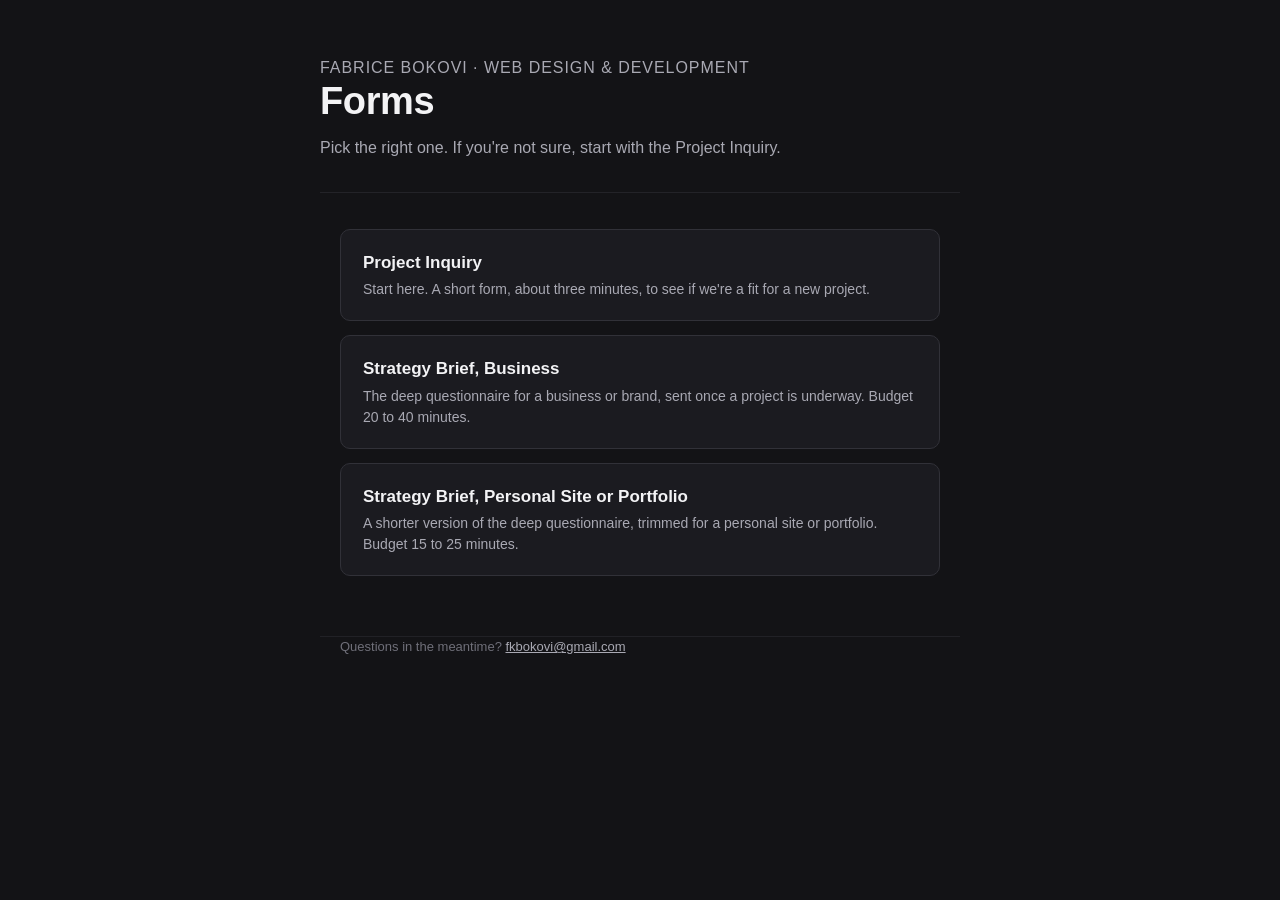
<file: index.html>
<!DOCTYPE html>
<html lang="en">
<head>
<meta charset="UTF-8">
<meta name="viewport" content="width=device-width, initial-scale=1.0">
<title>Client Forms &middot; Fabrice Bokovi</title>
<meta name="description" content="Project inquiry and strategy brief forms.">
<link rel="stylesheet" href="style.css">
</head>
<body>

<div class="wrap top">
  <p class="eyebrow">Fabrice Bokovi &middot; Web Design &amp; Development</p>
  <h1>Forms</h1>
  <p>Pick the right one. If you're not sure, start with the Project Inquiry.</p>
</div>

<div class="wrap">
  <div class="hub-links">
    <a class="hub-link" href="project-inquiry.html">
      <p class="hub-title">Project Inquiry</p>
      <p class="hub-desc">Start here. A short form, about three minutes, to see if we're a fit for a new project.</p>
    </a>
    <a class="hub-link" href="strategy-brief-business.html">
      <p class="hub-title">Strategy Brief, Business</p>
      <p class="hub-desc">The deep questionnaire for a business or brand, sent once a project is underway. Budget 20 to 40 minutes.</p>
    </a>
    <a class="hub-link" href="strategy-brief-personal.html">
      <p class="hub-title">Strategy Brief, Personal Site or Portfolio</p>
      <p class="hub-desc">A shorter version of the deep questionnaire, trimmed for a personal site or portfolio. Budget 15 to 25 minutes.</p>
    </a>
  </div>
</div>

<footer class="wrap">
  Questions in the meantime? <a href="mailto:fkbokovi@gmail.com">fkbokovi@gmail.com</a>
</footer>

</body>
</html>
</file>
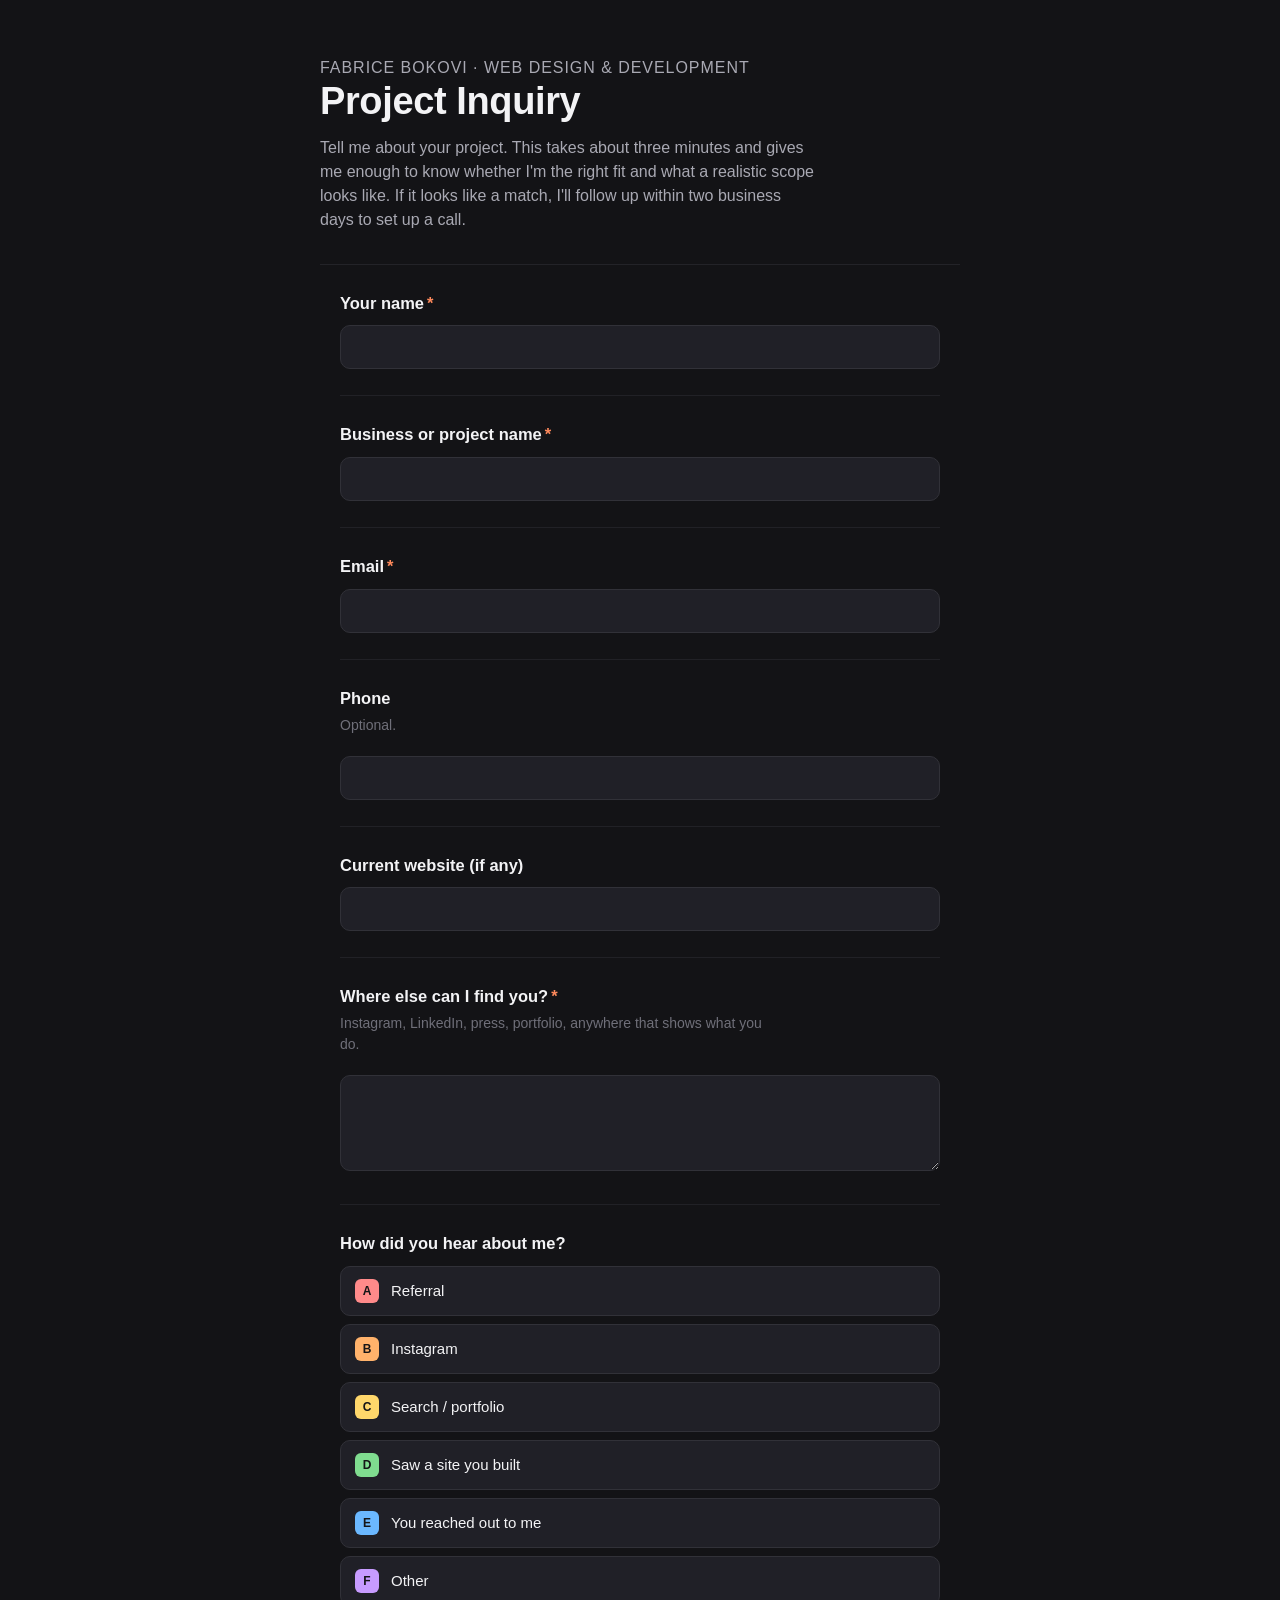
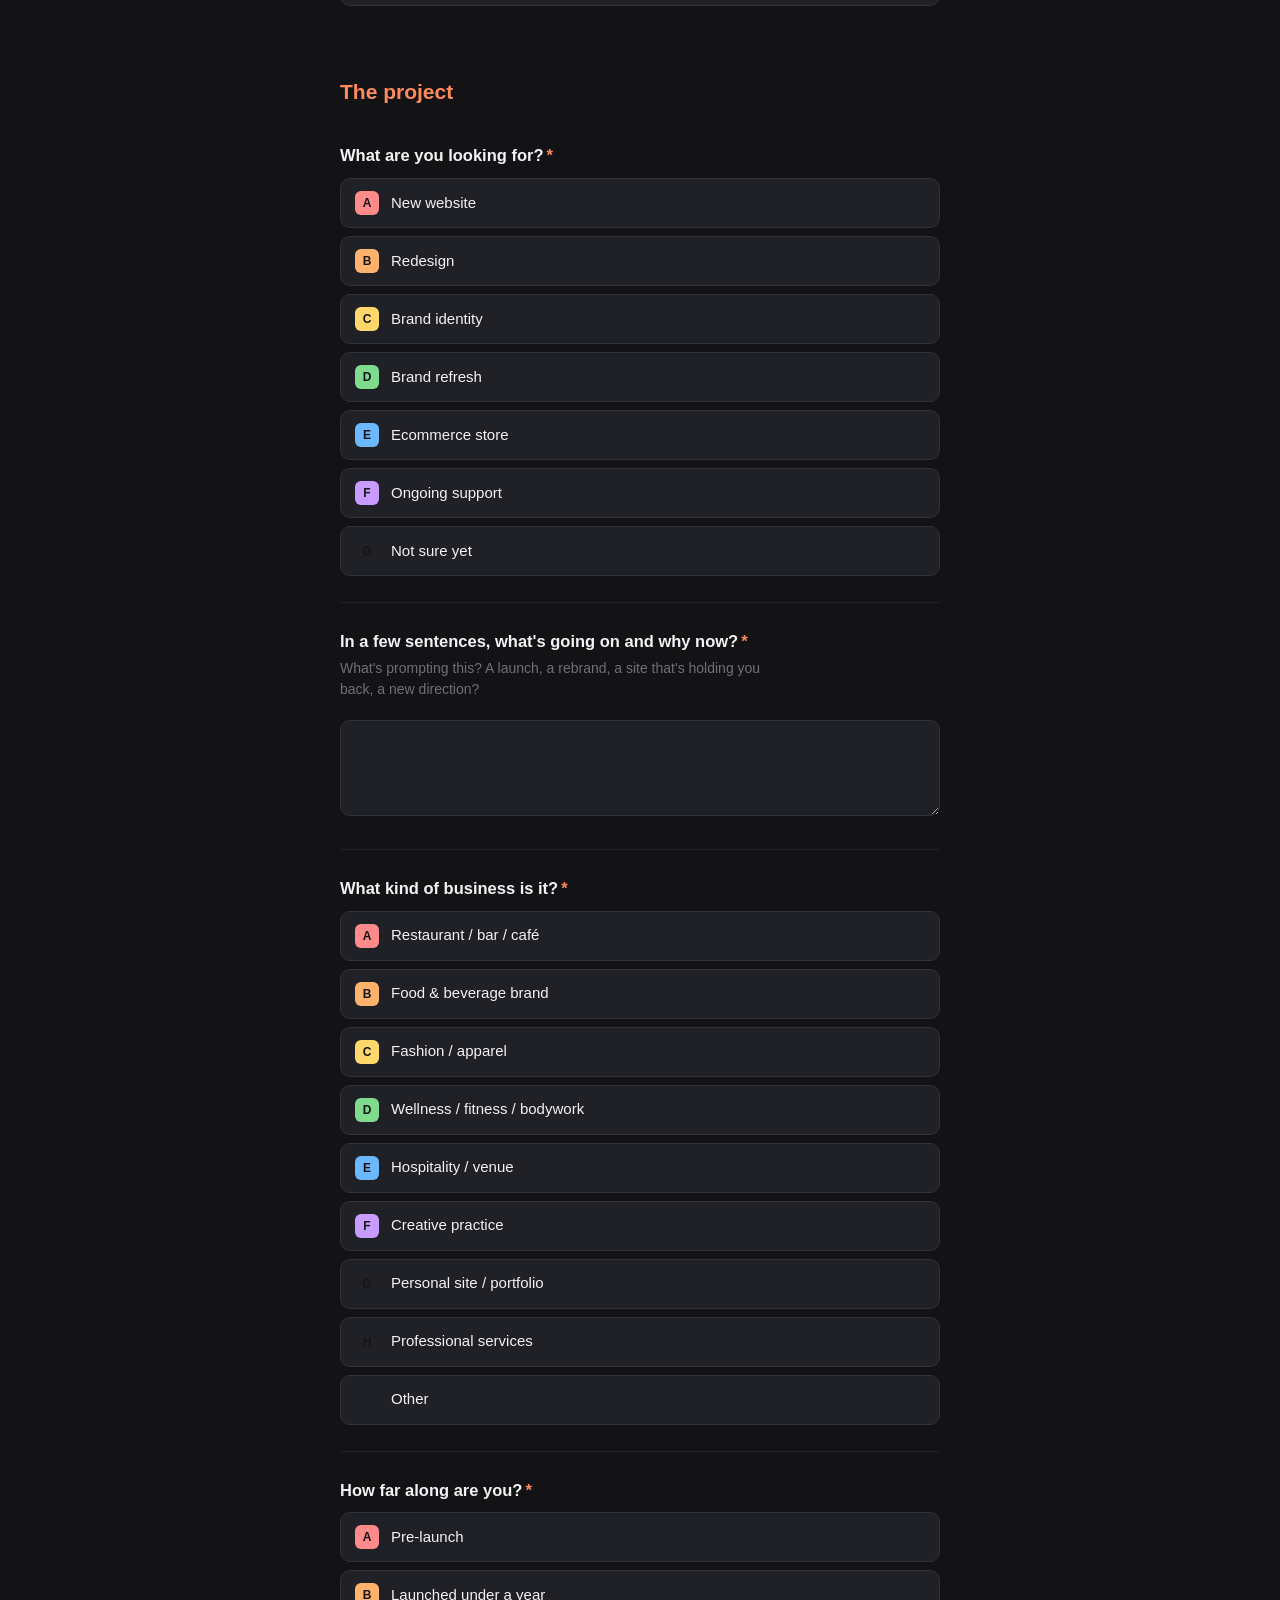
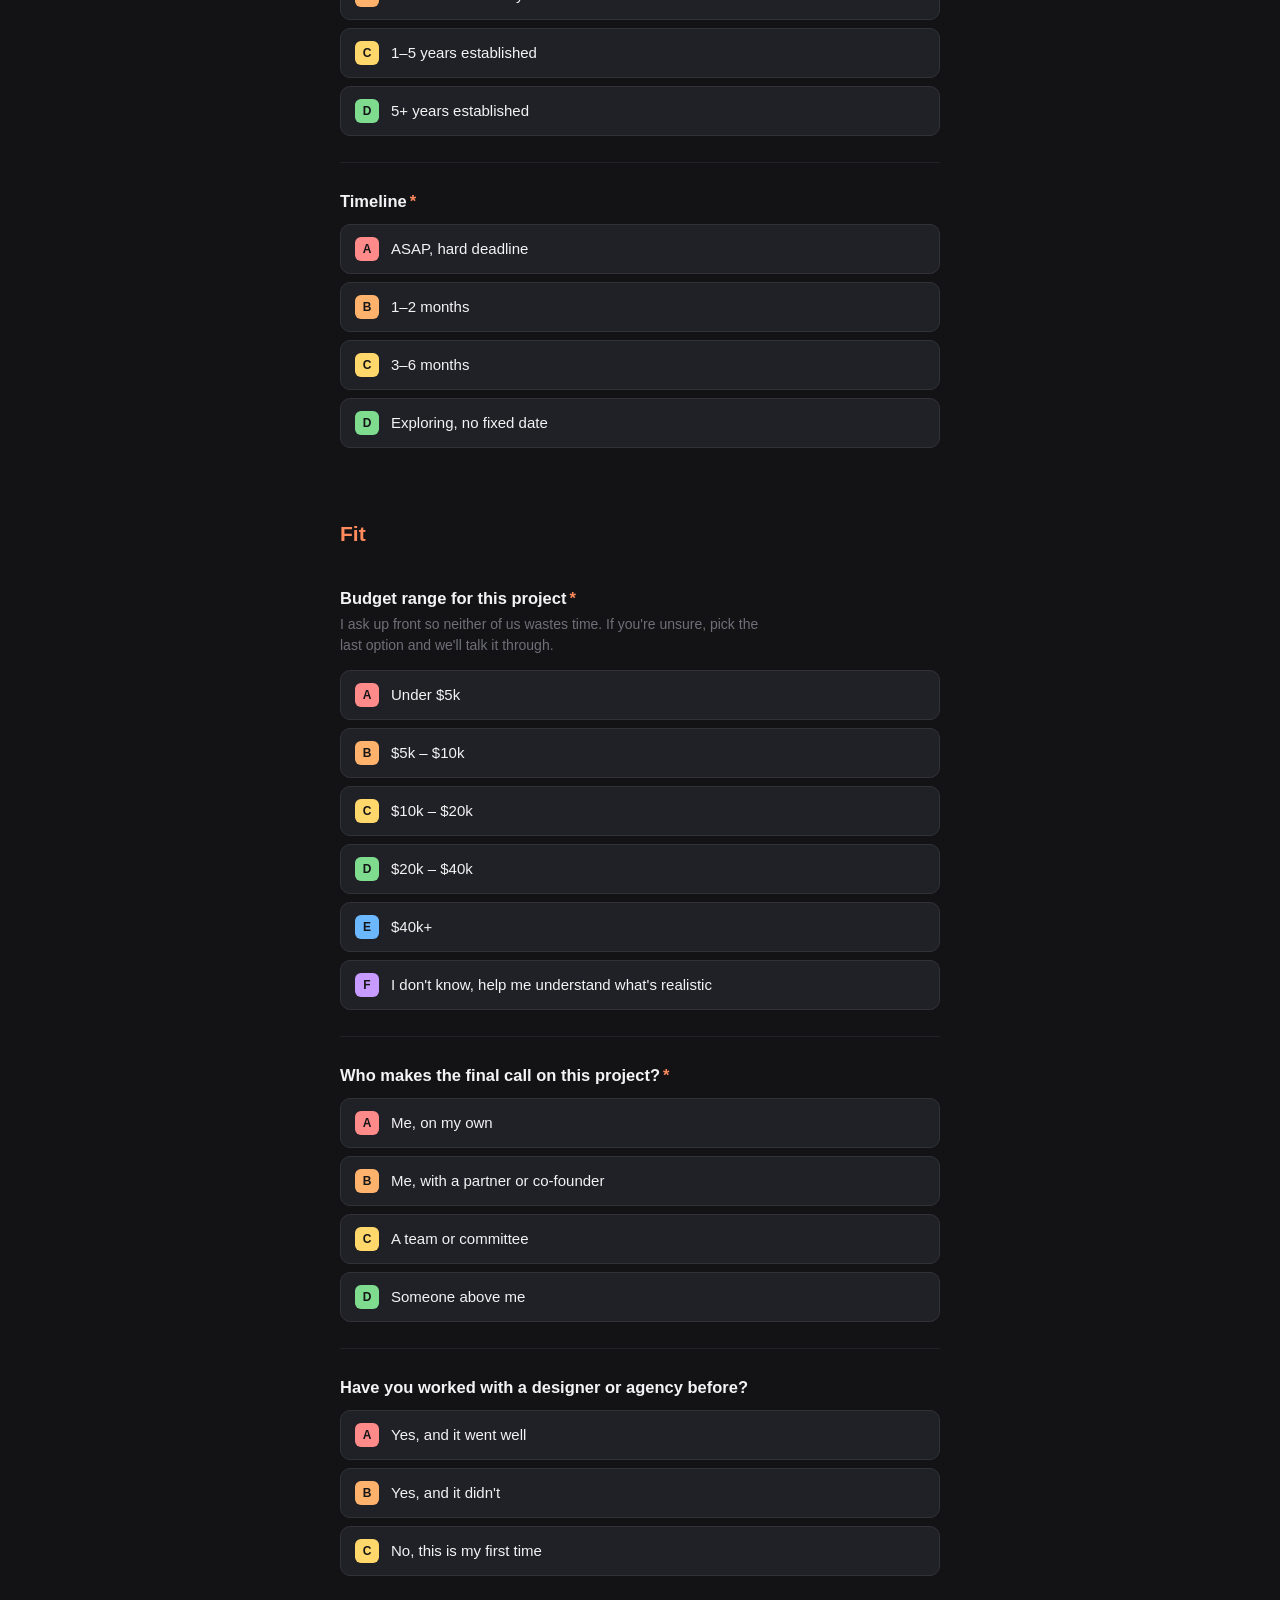
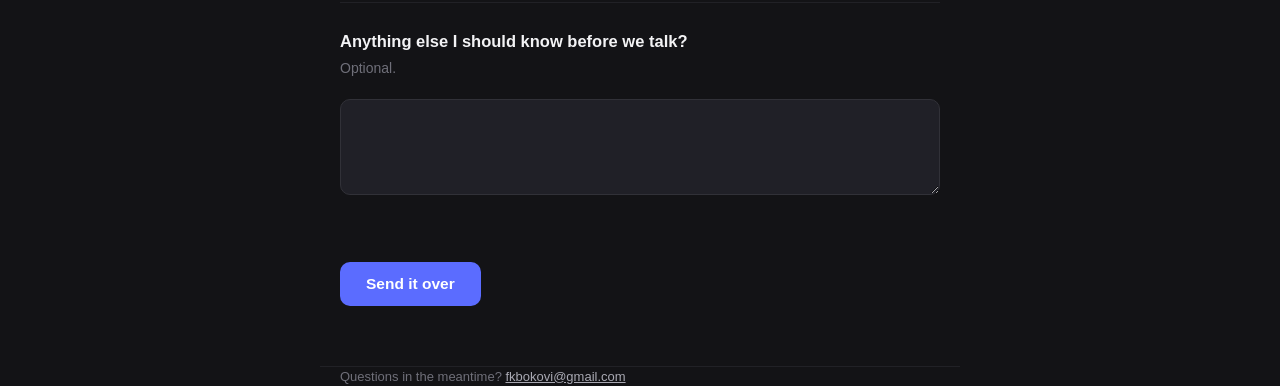
<file: project-inquiry.html>
<!DOCTYPE html>
<html lang="en">
<head>
<meta charset="UTF-8">
<meta name="viewport" content="width=device-width, initial-scale=1.0">
<title>Project Inquiry &middot; Fabrice Bokovi</title>
<meta name="description" content="Tell me about your project, a short form to see if we're a fit.">
<link rel="stylesheet" href="style.css">
</head>
<body>

<div class="wrap top">
  <p class="eyebrow">Fabrice Bokovi &middot; Web Design &amp; Development</p>
  <h1>Project Inquiry</h1>
  <p>Tell me about your project. This takes about three minutes and gives me enough to know whether I'm the right fit and what a realistic scope looks like. If it looks like a match, I'll follow up within two business days to set up a call.</p>
</div>

<div class="wrap">
  <form id="inquiry-form">
    <!-- questions injected by form-engine.js from INQUIRY_DATA -->
    <div class="actions">
      <button type="submit" class="submit">Send it over</button>
      <span class="status"></span>
    </div>
  </form>

  <div id="success">
    <h2>Got it, thanks.</h2>
    <p>Your answers were sent over. I'll follow up within two business days.</p>
  </div>
</div>

<footer class="wrap">
  Questions in the meantime? <a href="mailto:fkbokovi@gmail.com">fkbokovi@gmail.com</a>
</footer>

<script src="form-engine.js"></script>
<script src="inquiry-data.js"></script>
<script>
  buildForm({
    formEl: document.getElementById("inquiry-form"),
    data: INQUIRY_DATA,
    formspreeEndpoint: "https://formspree.io/f/xvkojwvg",
  });
</script>
</body>
</html>
</file>
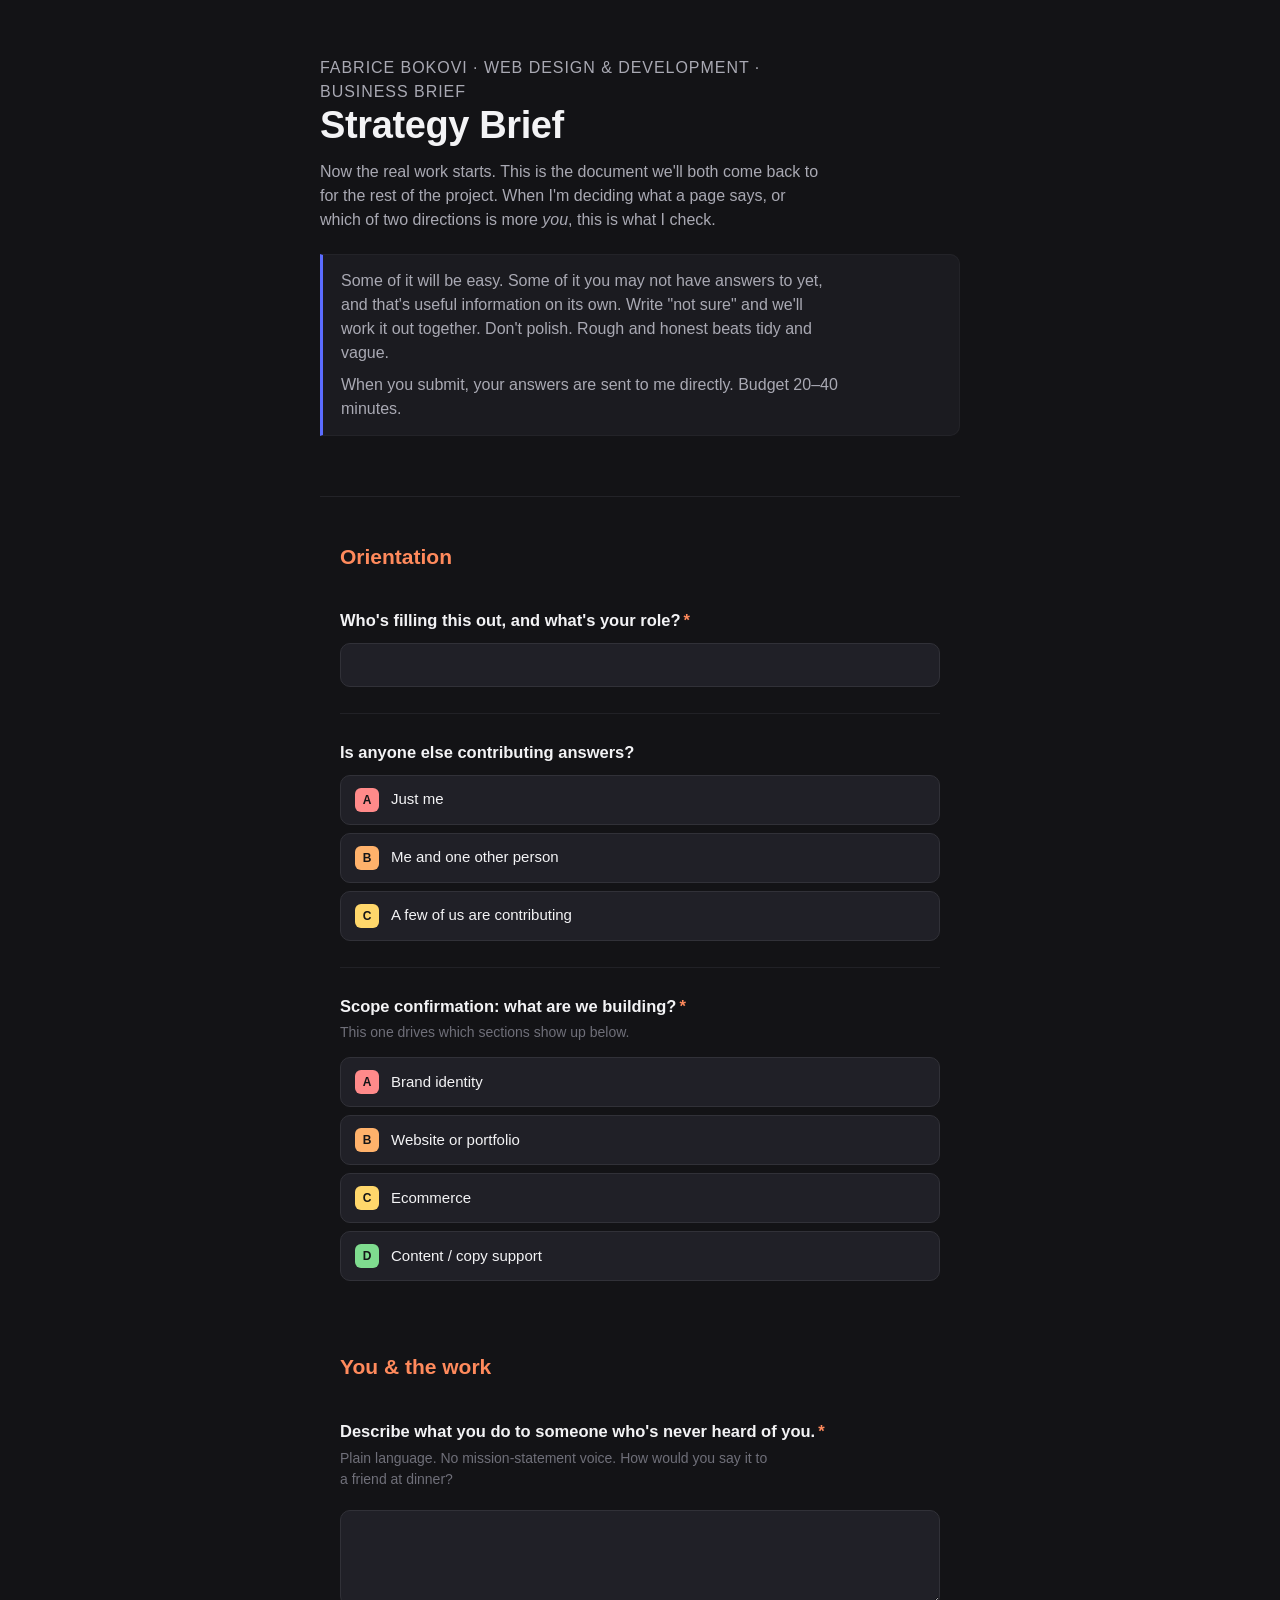
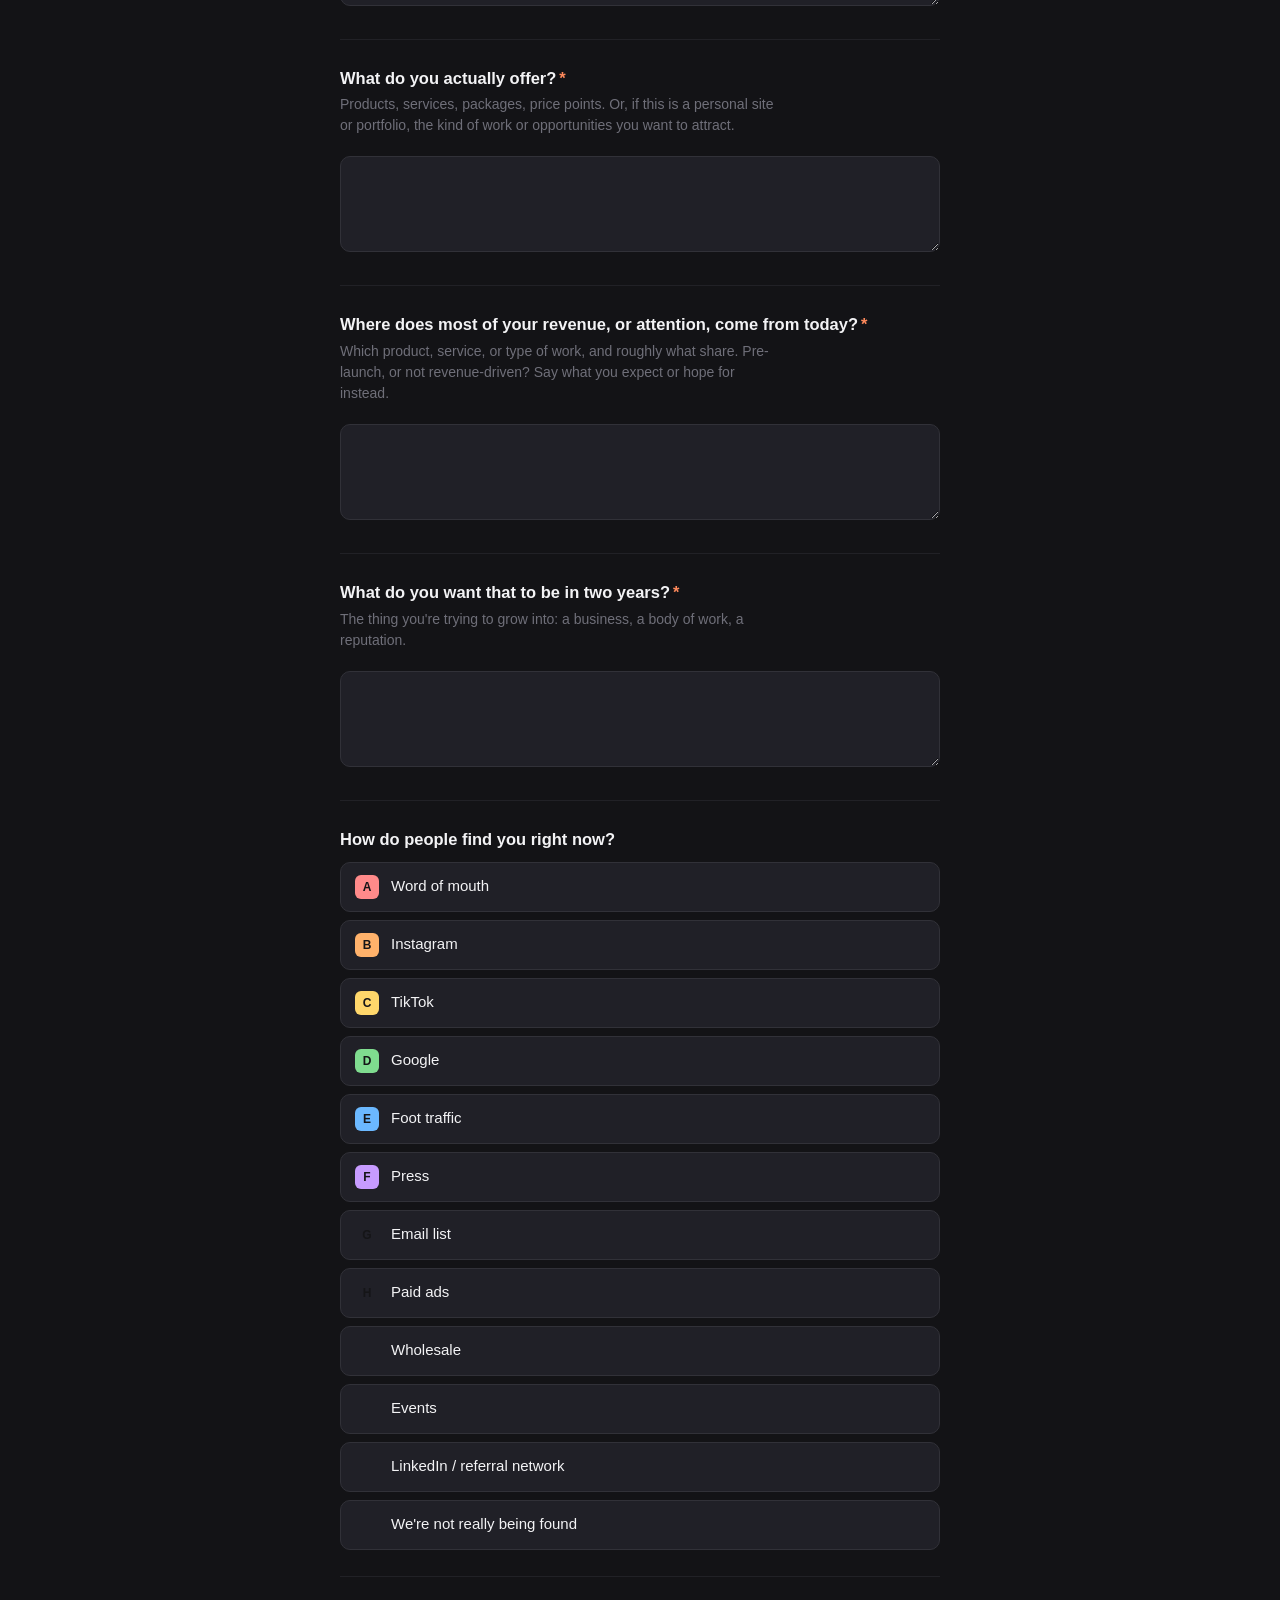
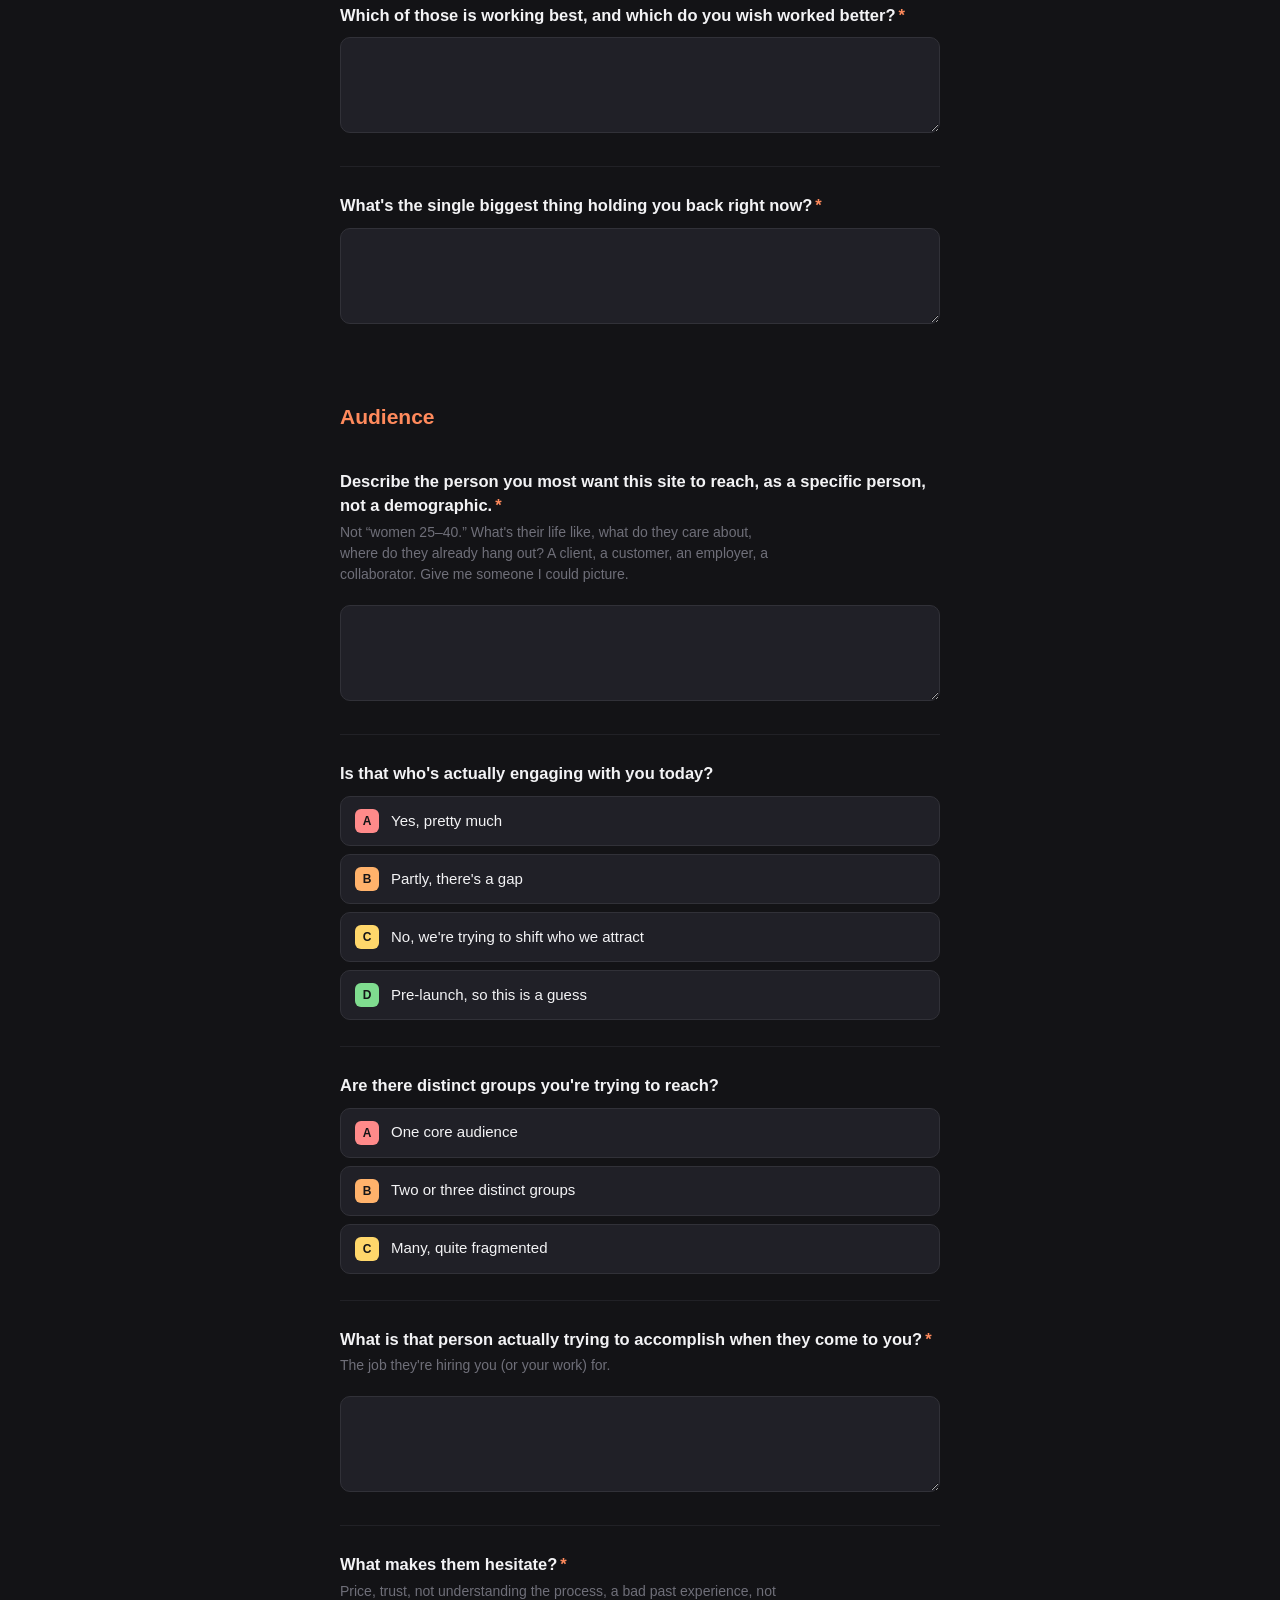
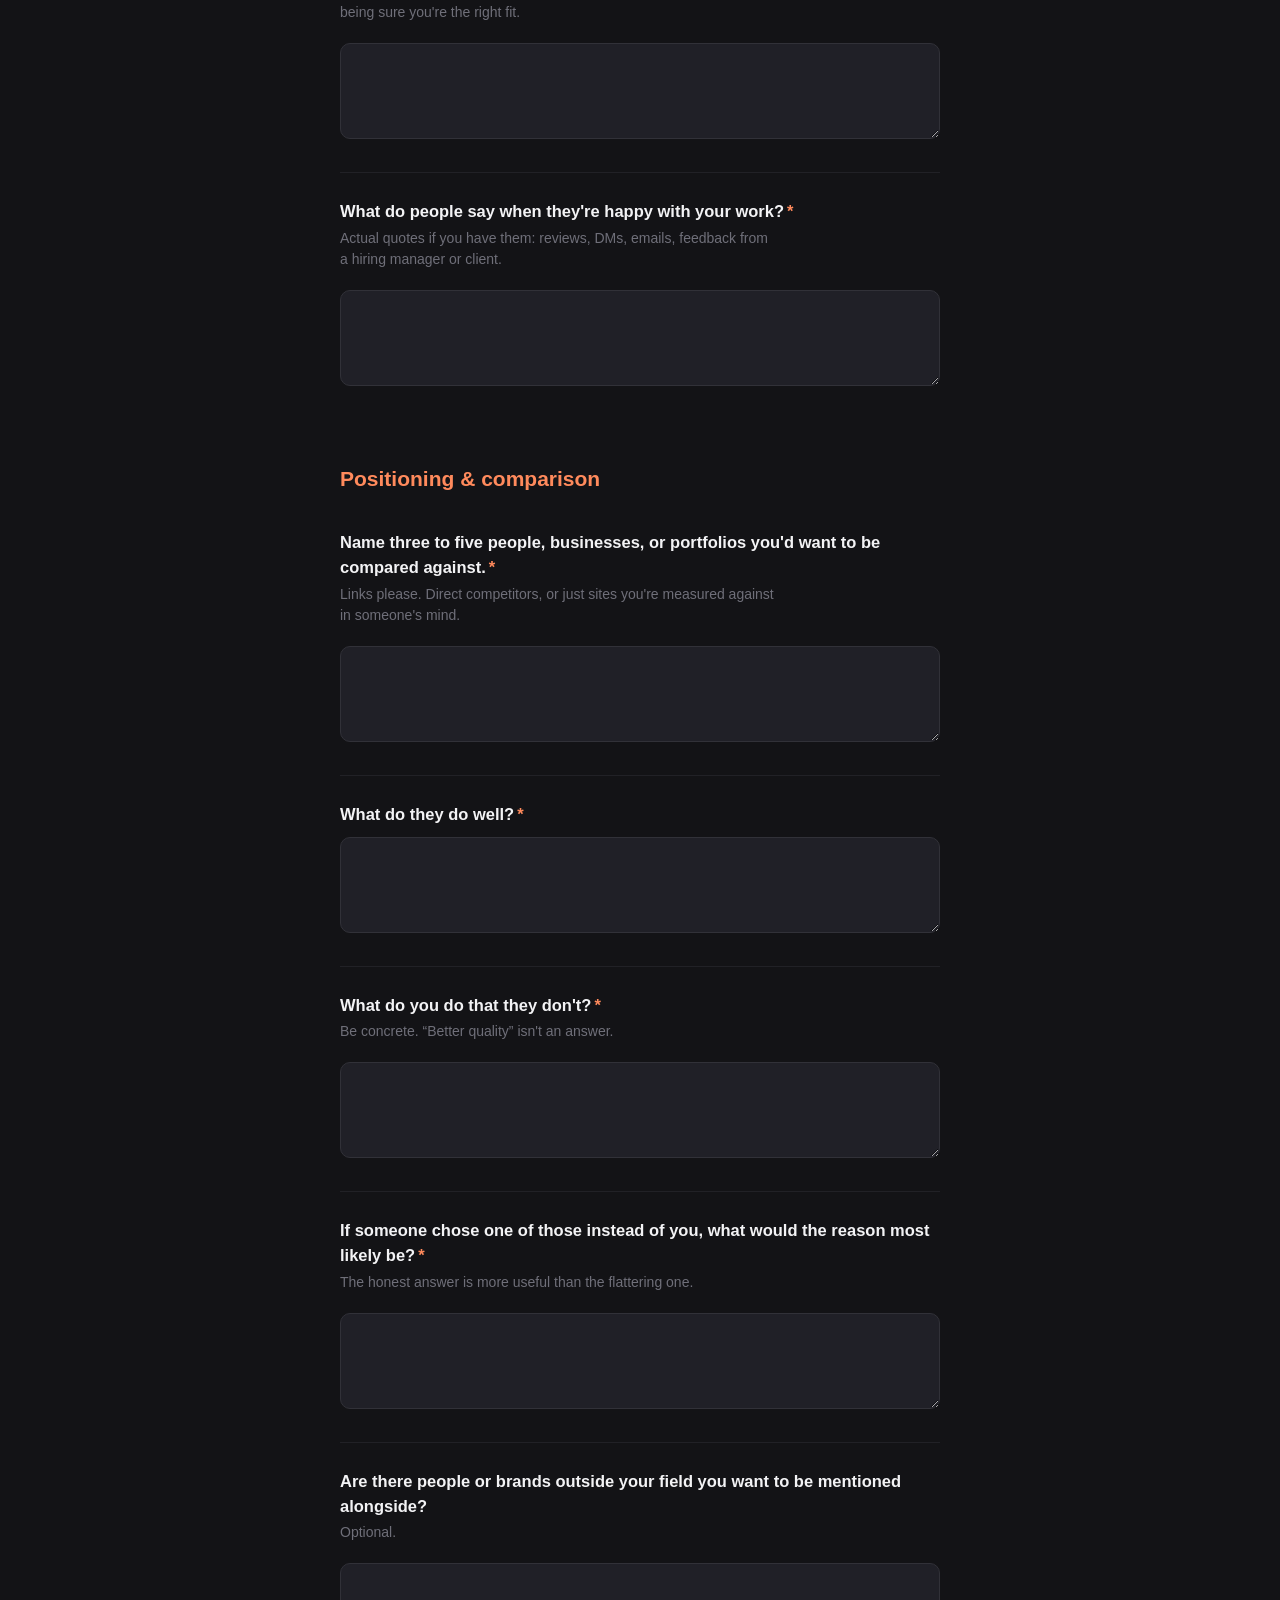
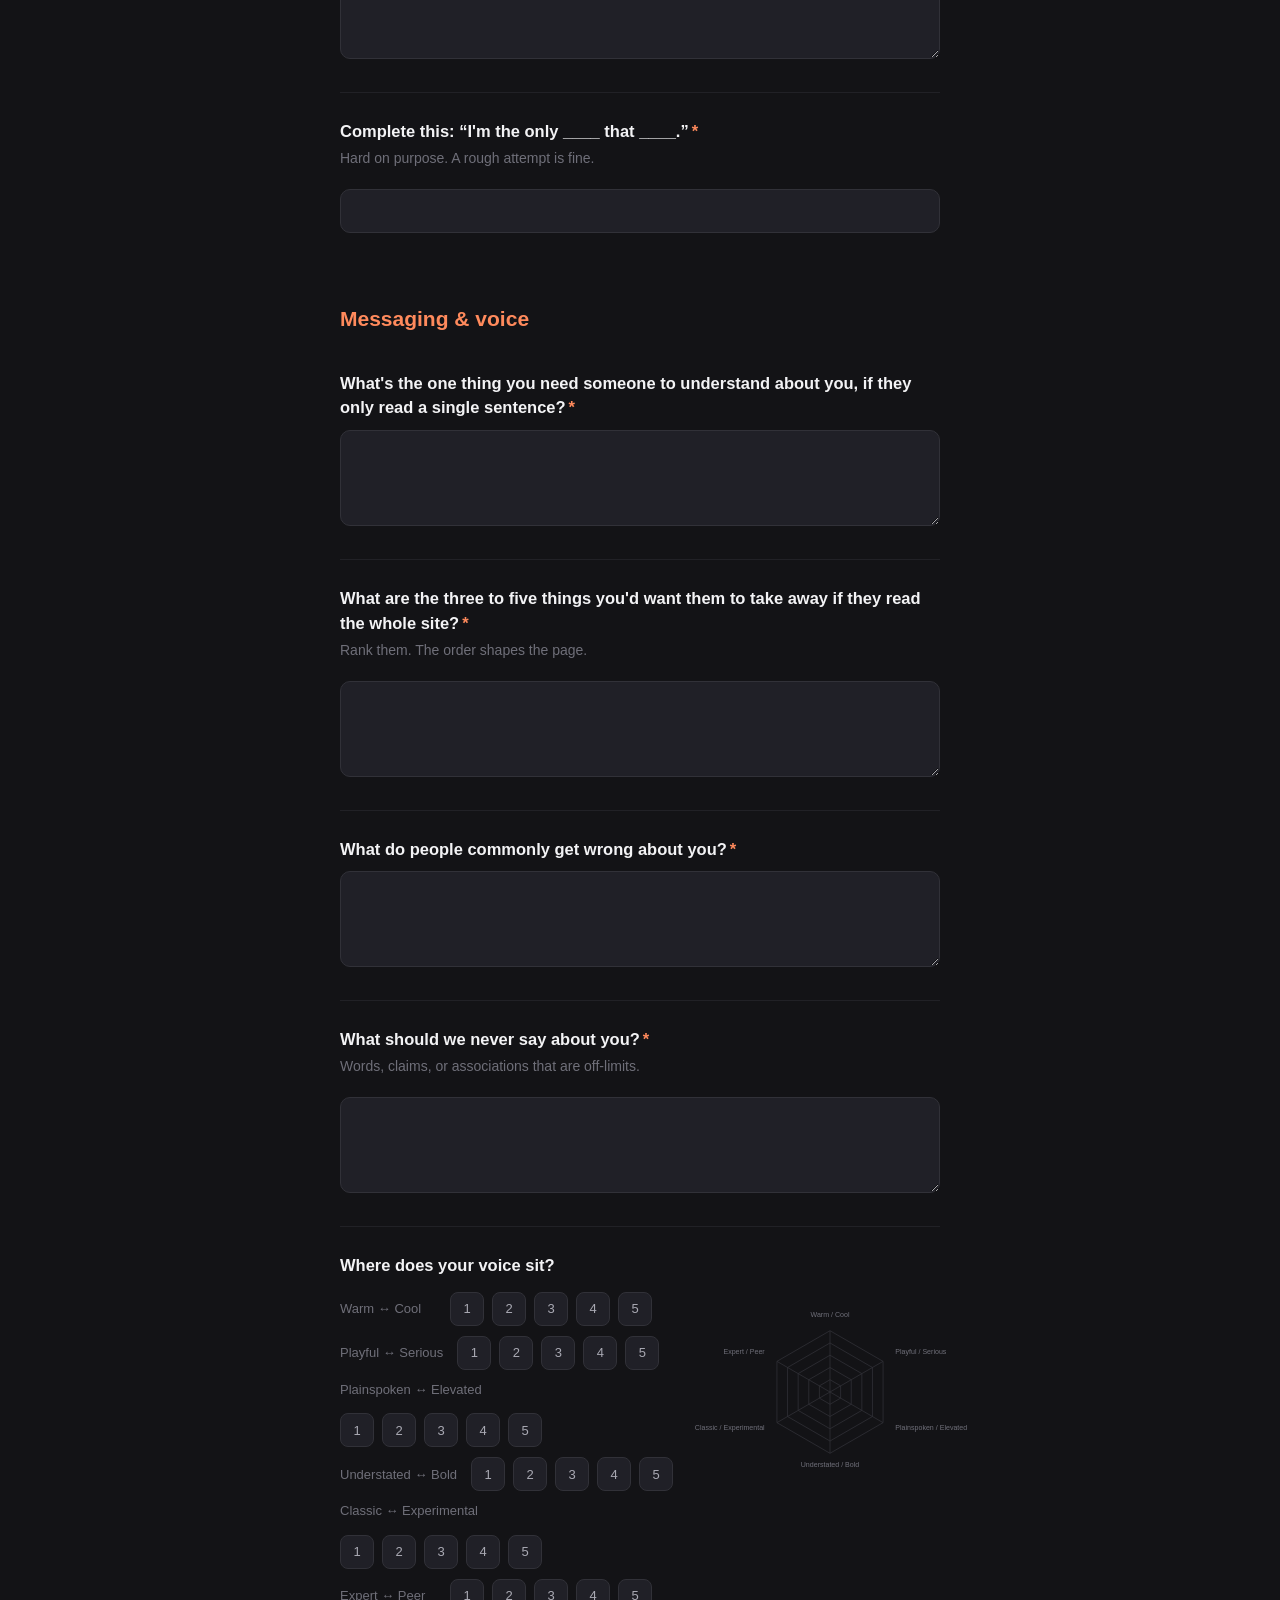
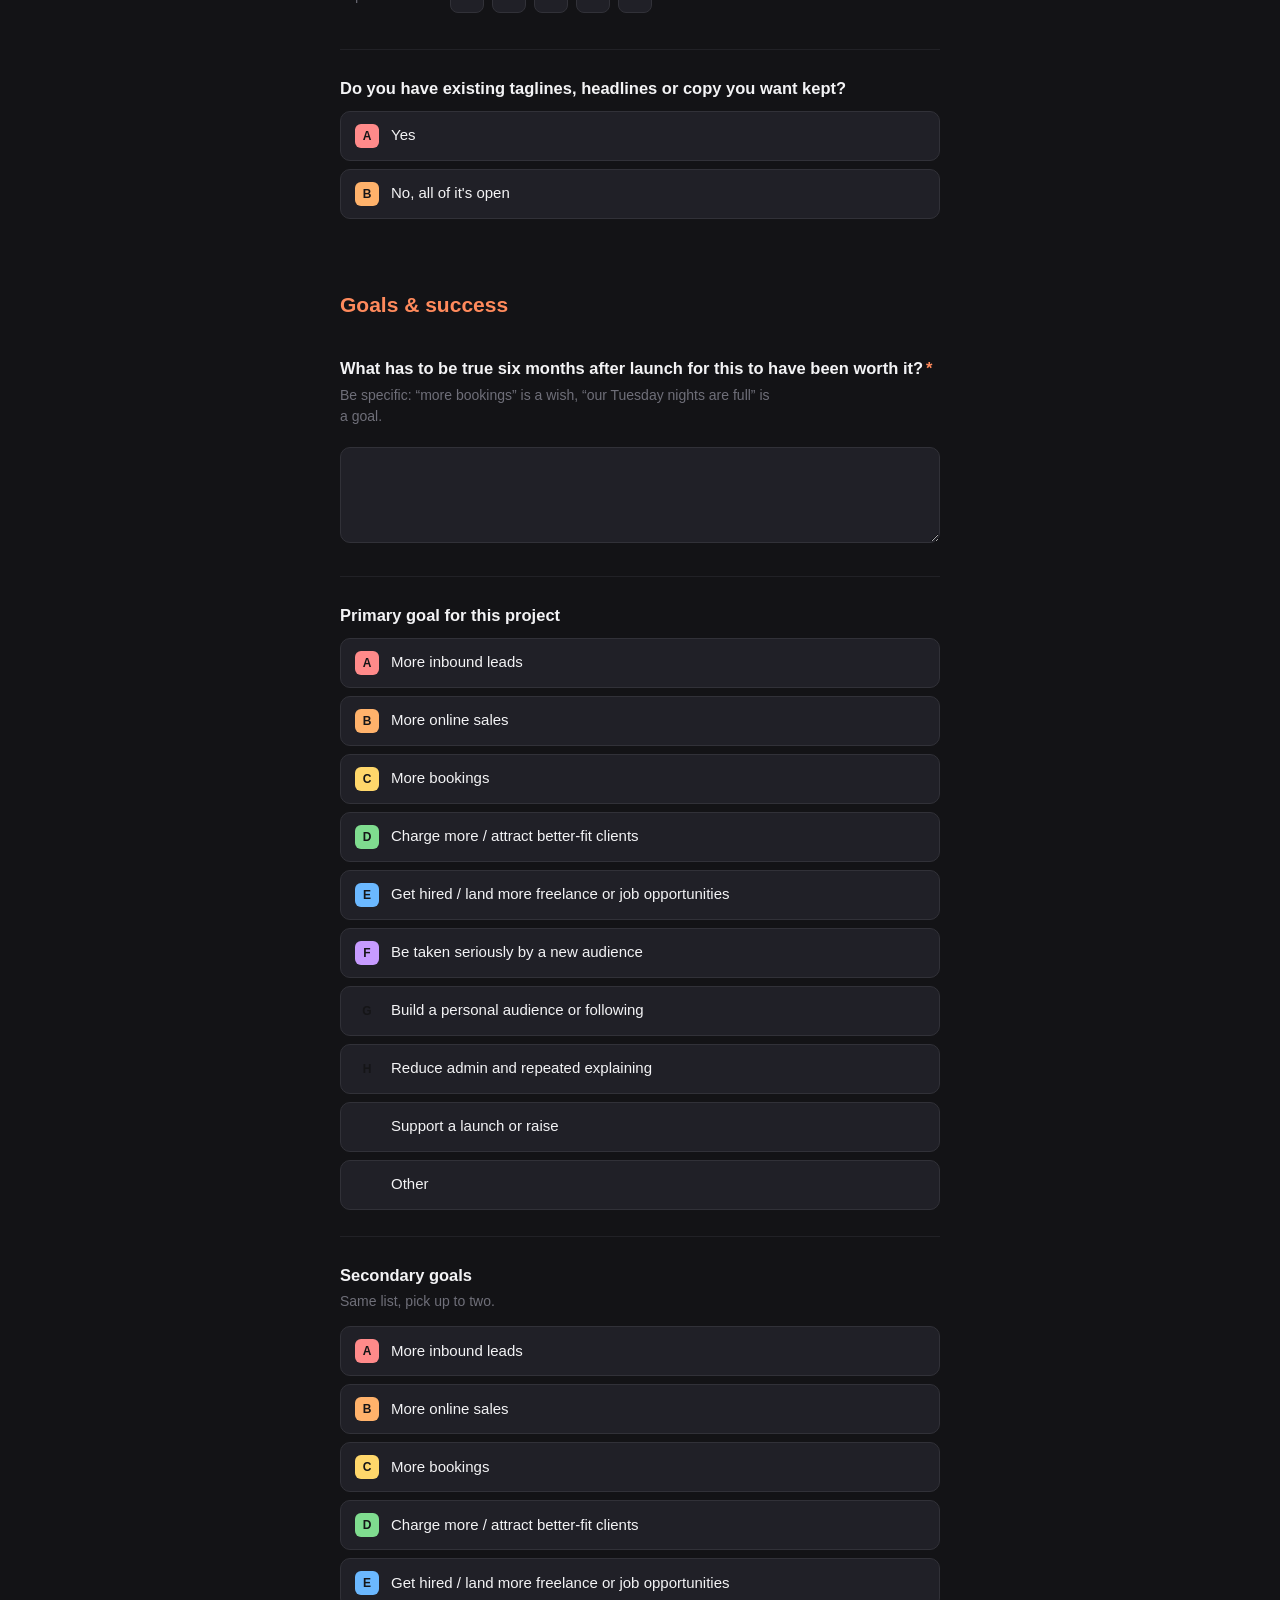
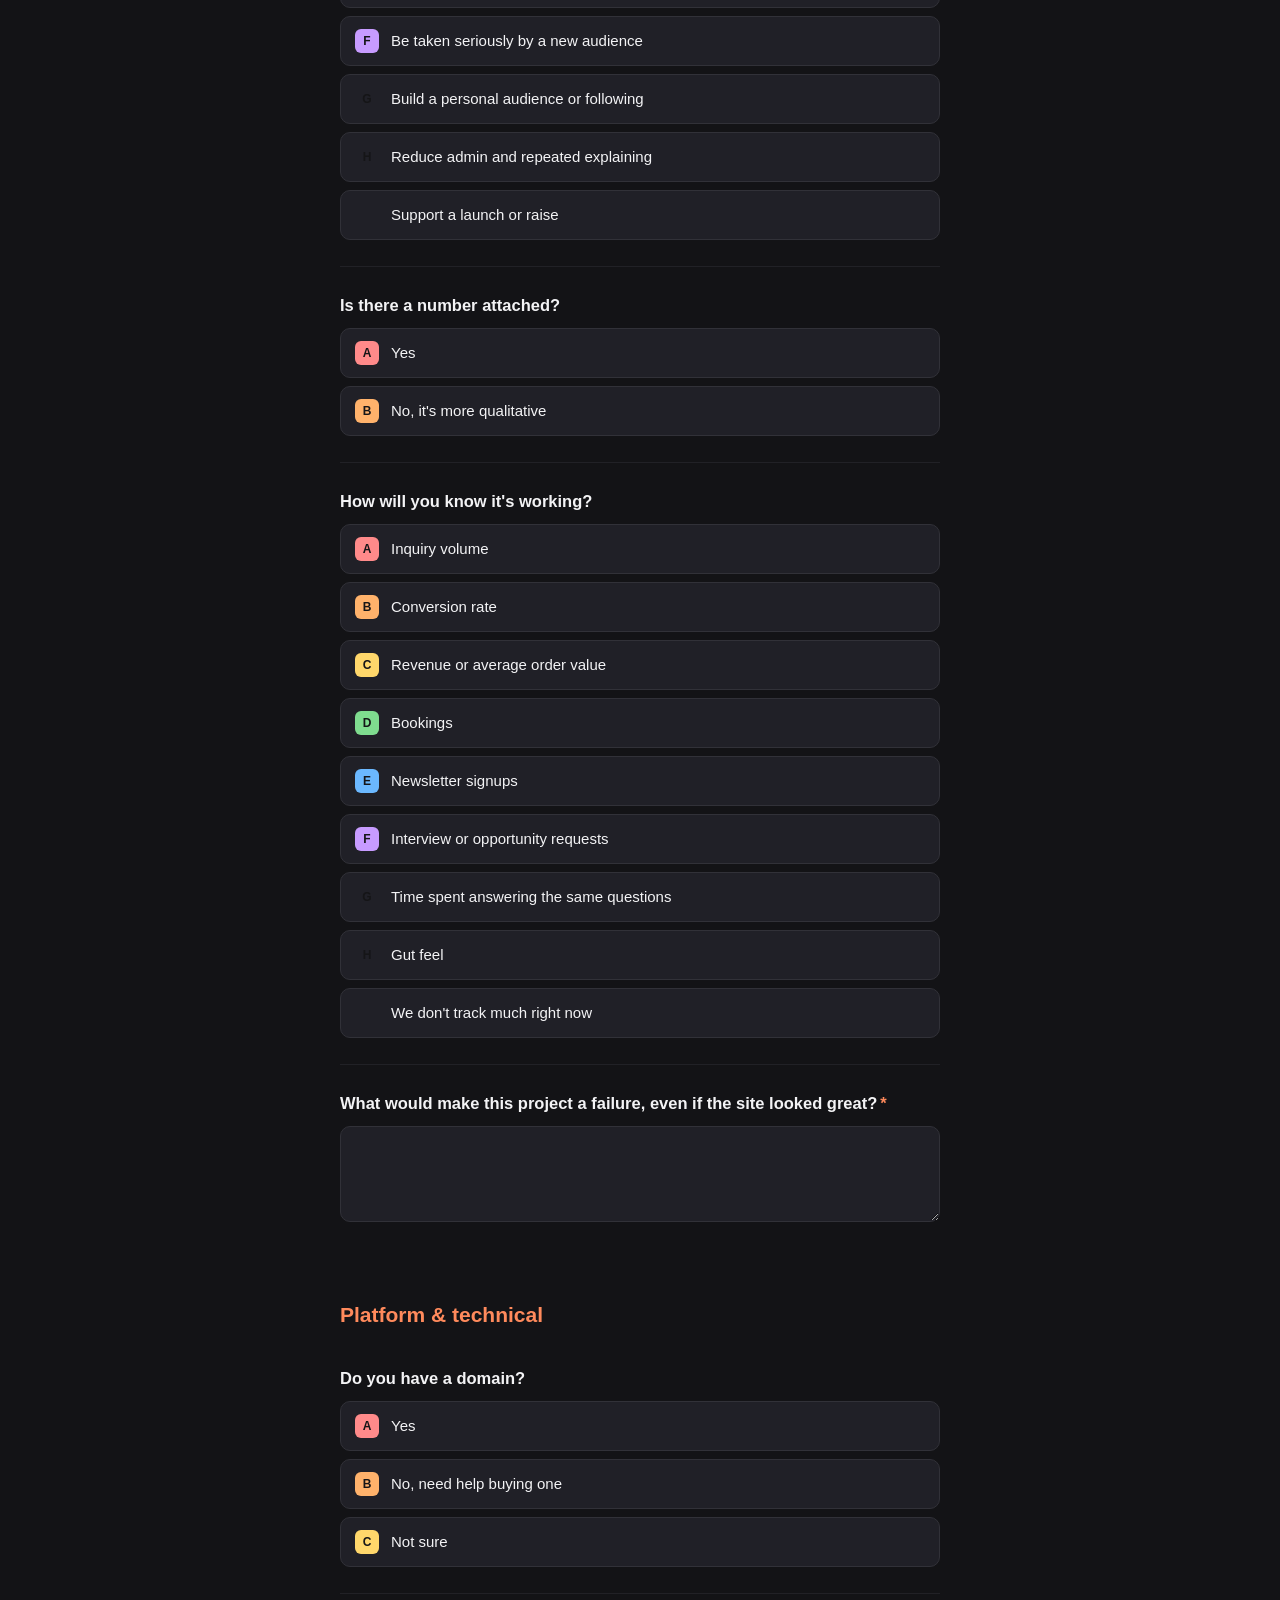
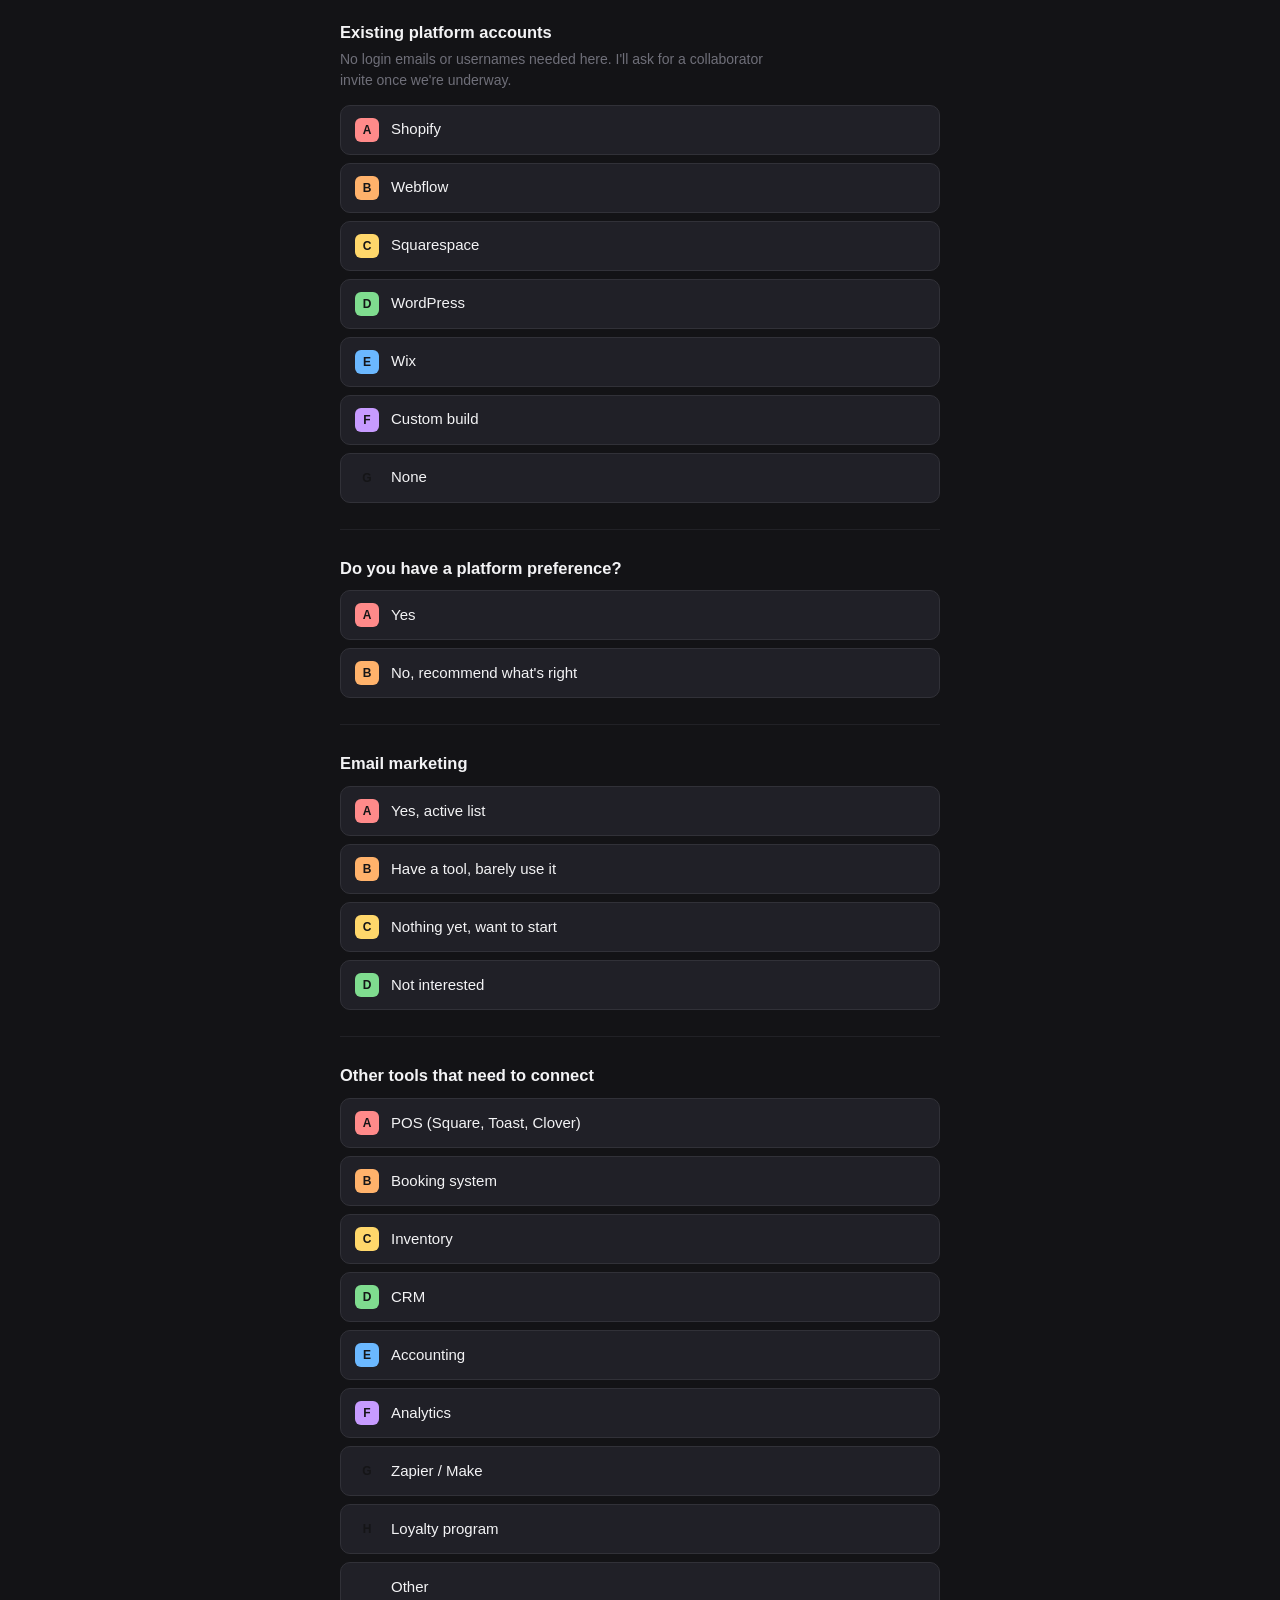
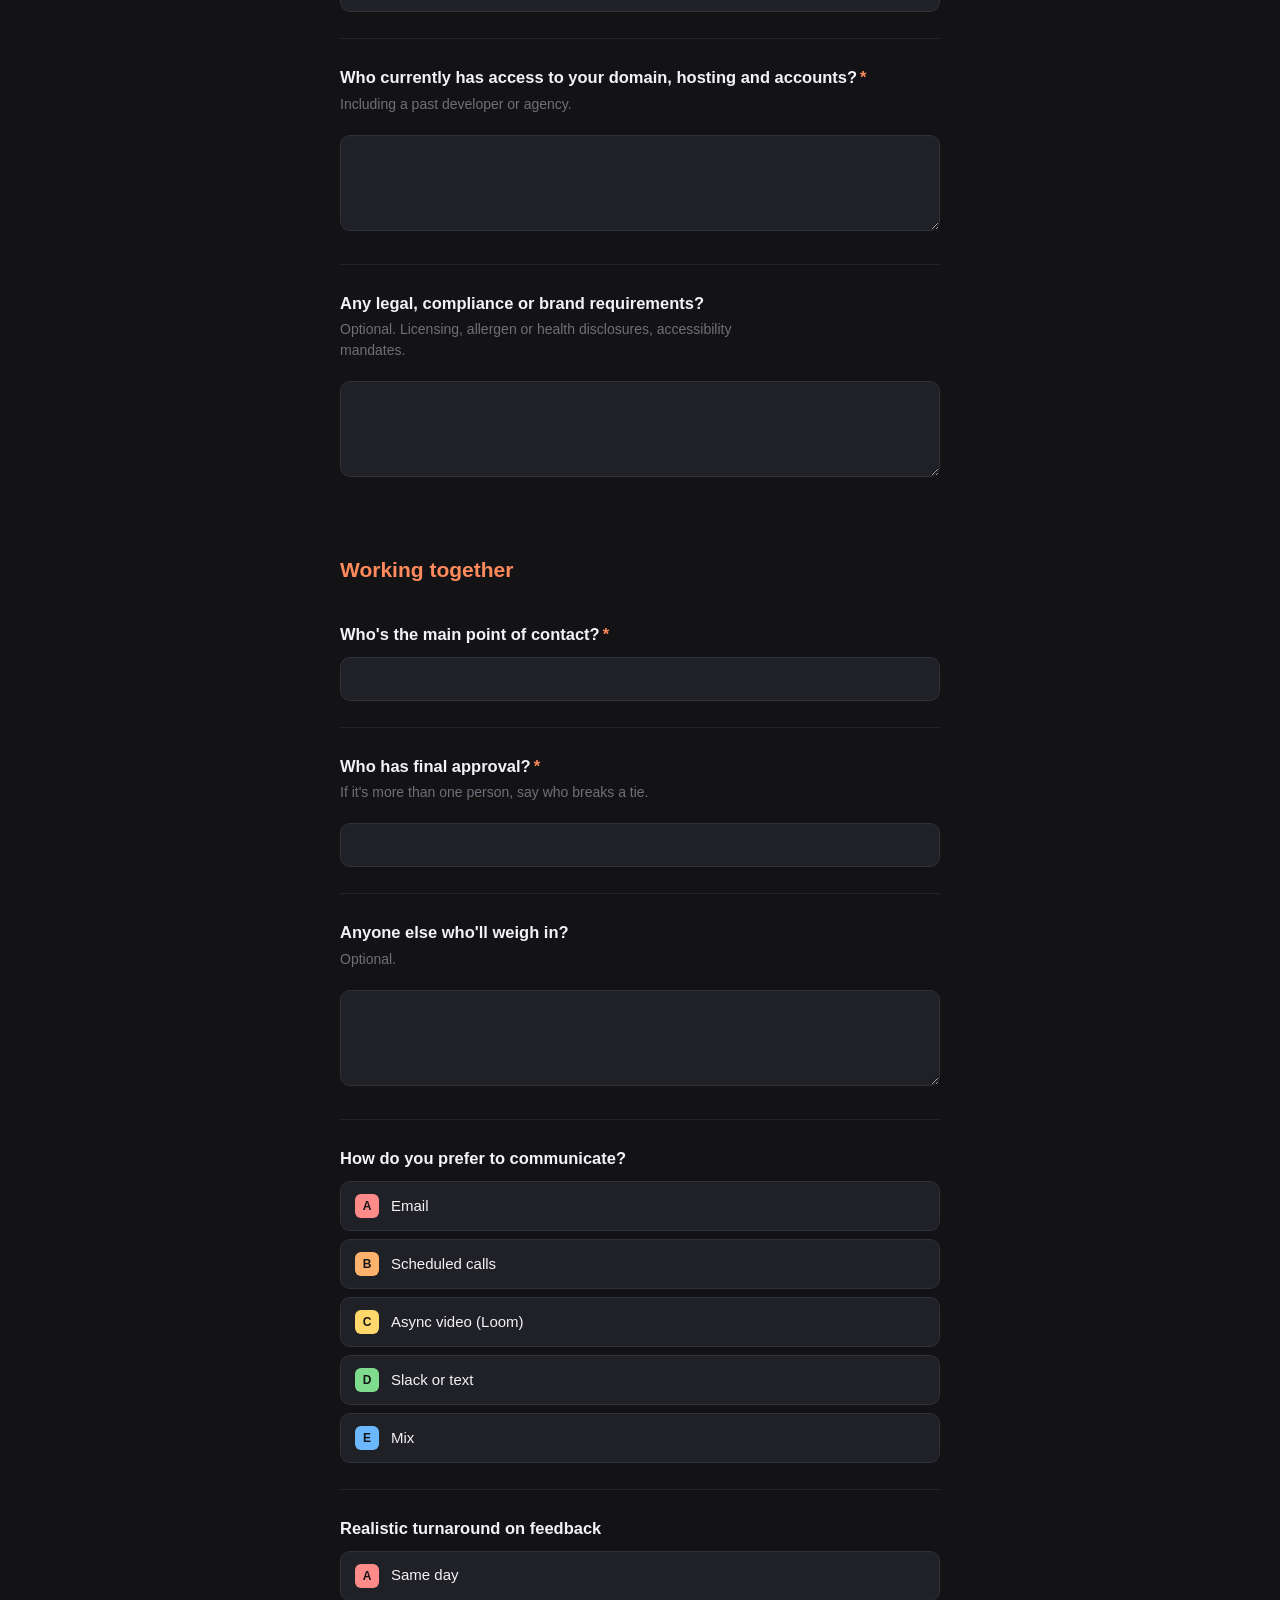
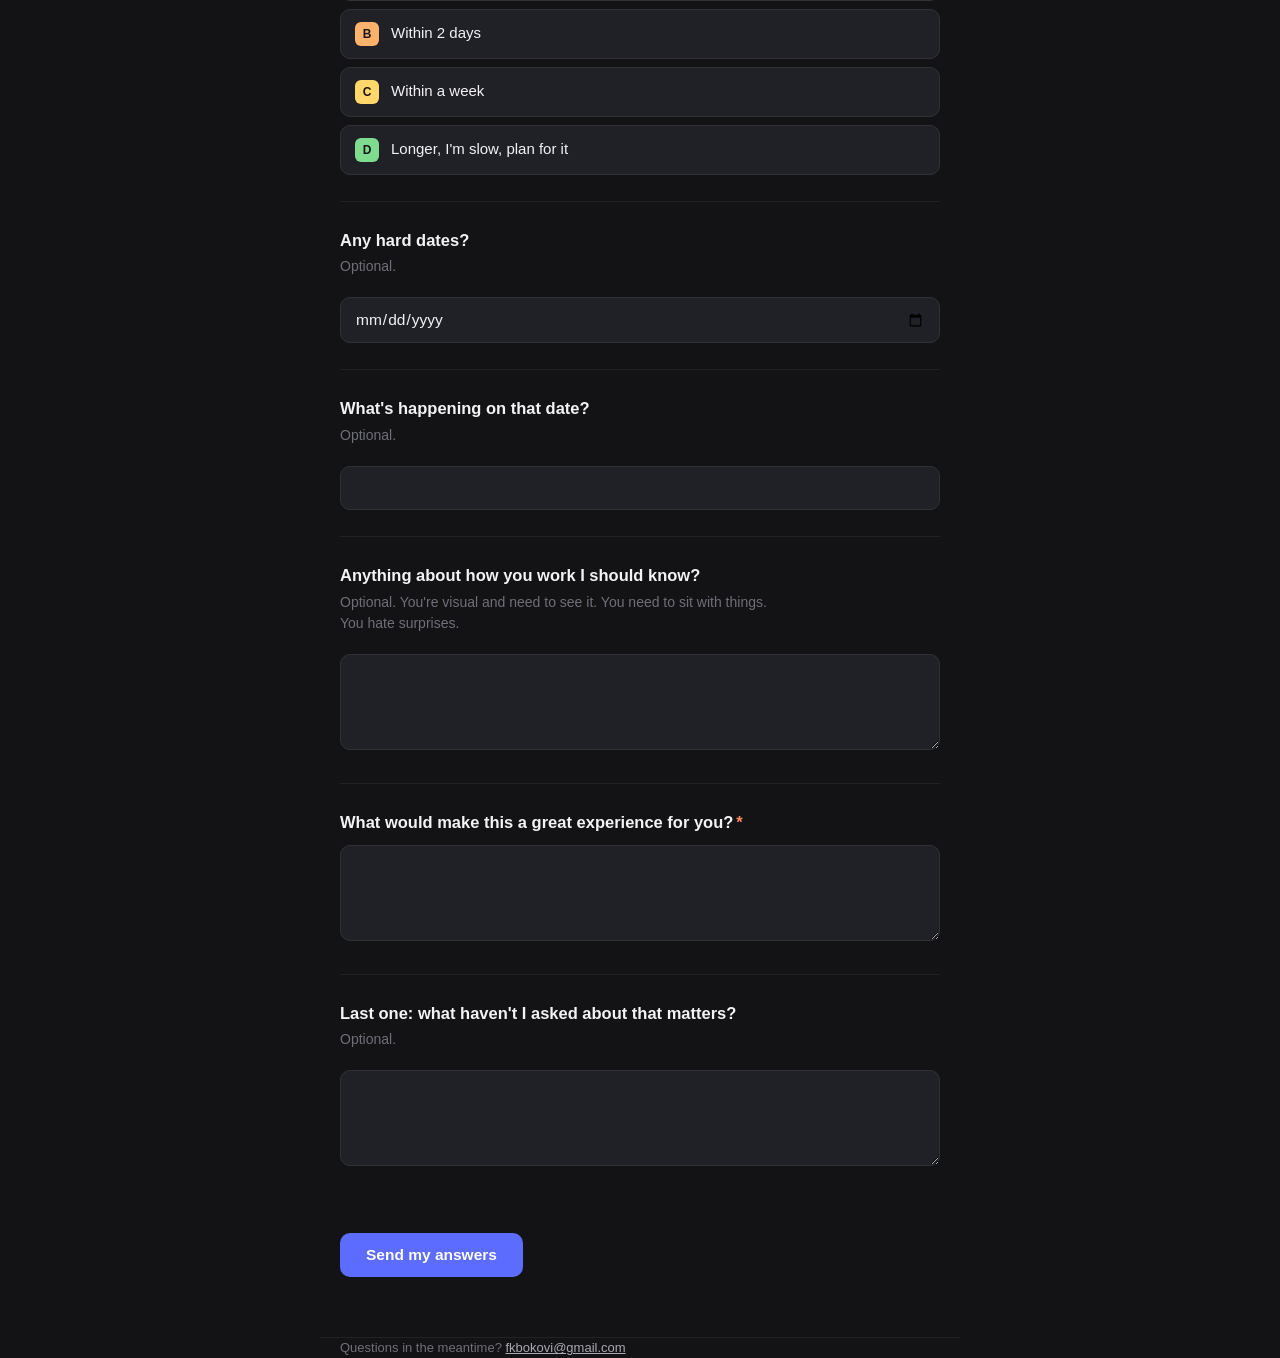
<file: strategy-brief-business.html>
<!DOCTYPE html>
<html lang="en">
<head>
<meta charset="UTF-8">
<meta name="viewport" content="width=device-width, initial-scale=1.0">
<title>Strategy Brief for Businesses &middot; Fabrice Bokovi</title>
<meta name="description" content="The deep project questionnaire for a business, sent once a project is underway.">
<link rel="stylesheet" href="style.css">
</head>
<body>

<div class="wrap top">
  <p class="eyebrow">Fabrice Bokovi &middot; Web Design &amp; Development &middot; Business Brief</p>
  <h1>Strategy Brief</h1>
  <p>Now the real work starts. This is the document we'll both come back to for the rest of the project. When I'm deciding what a page says, or which of two directions is more <em>you</em>, this is what I check.</p>
  <div class="note" style="margin-top:22px">
    <p>Some of it will be easy. Some of it you may not have answers to yet, and that's useful information on its own. Write "not sure" and we'll work it out together. Don't polish. Rough and honest beats tidy and vague.</p>
    <p>When you submit, your answers are sent to me directly. Budget 20–40 minutes.</p>
  </div>
</div>

<div class="wrap">
  <form id="brief-form">
    <!-- questions injected by form-engine.js from BRIEF_DATA_BUSINESS -->
    <div class="actions">
      <button type="submit" class="submit">Send my answers</button>
      <span class="status"></span>
    </div>
  </form>

  <div id="success">
    <h2>That's everything.</h2>
    <p>Your answers were sent over. I'll read through it properly before our next call.</p>
  </div>
</div>

<footer class="wrap">
  Questions in the meantime? <a href="mailto:fkbokovi@gmail.com">fkbokovi@gmail.com</a>
</footer>

<script src="form-engine.js"></script>
<script src="brief-data-business.js"></script>
<script>
  buildForm({
    formEl: document.getElementById("brief-form"),
    data: BRIEF_DATA_BUSINESS,
    formspreeEndpoint: "https://formspree.io/f/xvkojwvg",
  });
</script>
</body>
</html>
</file>
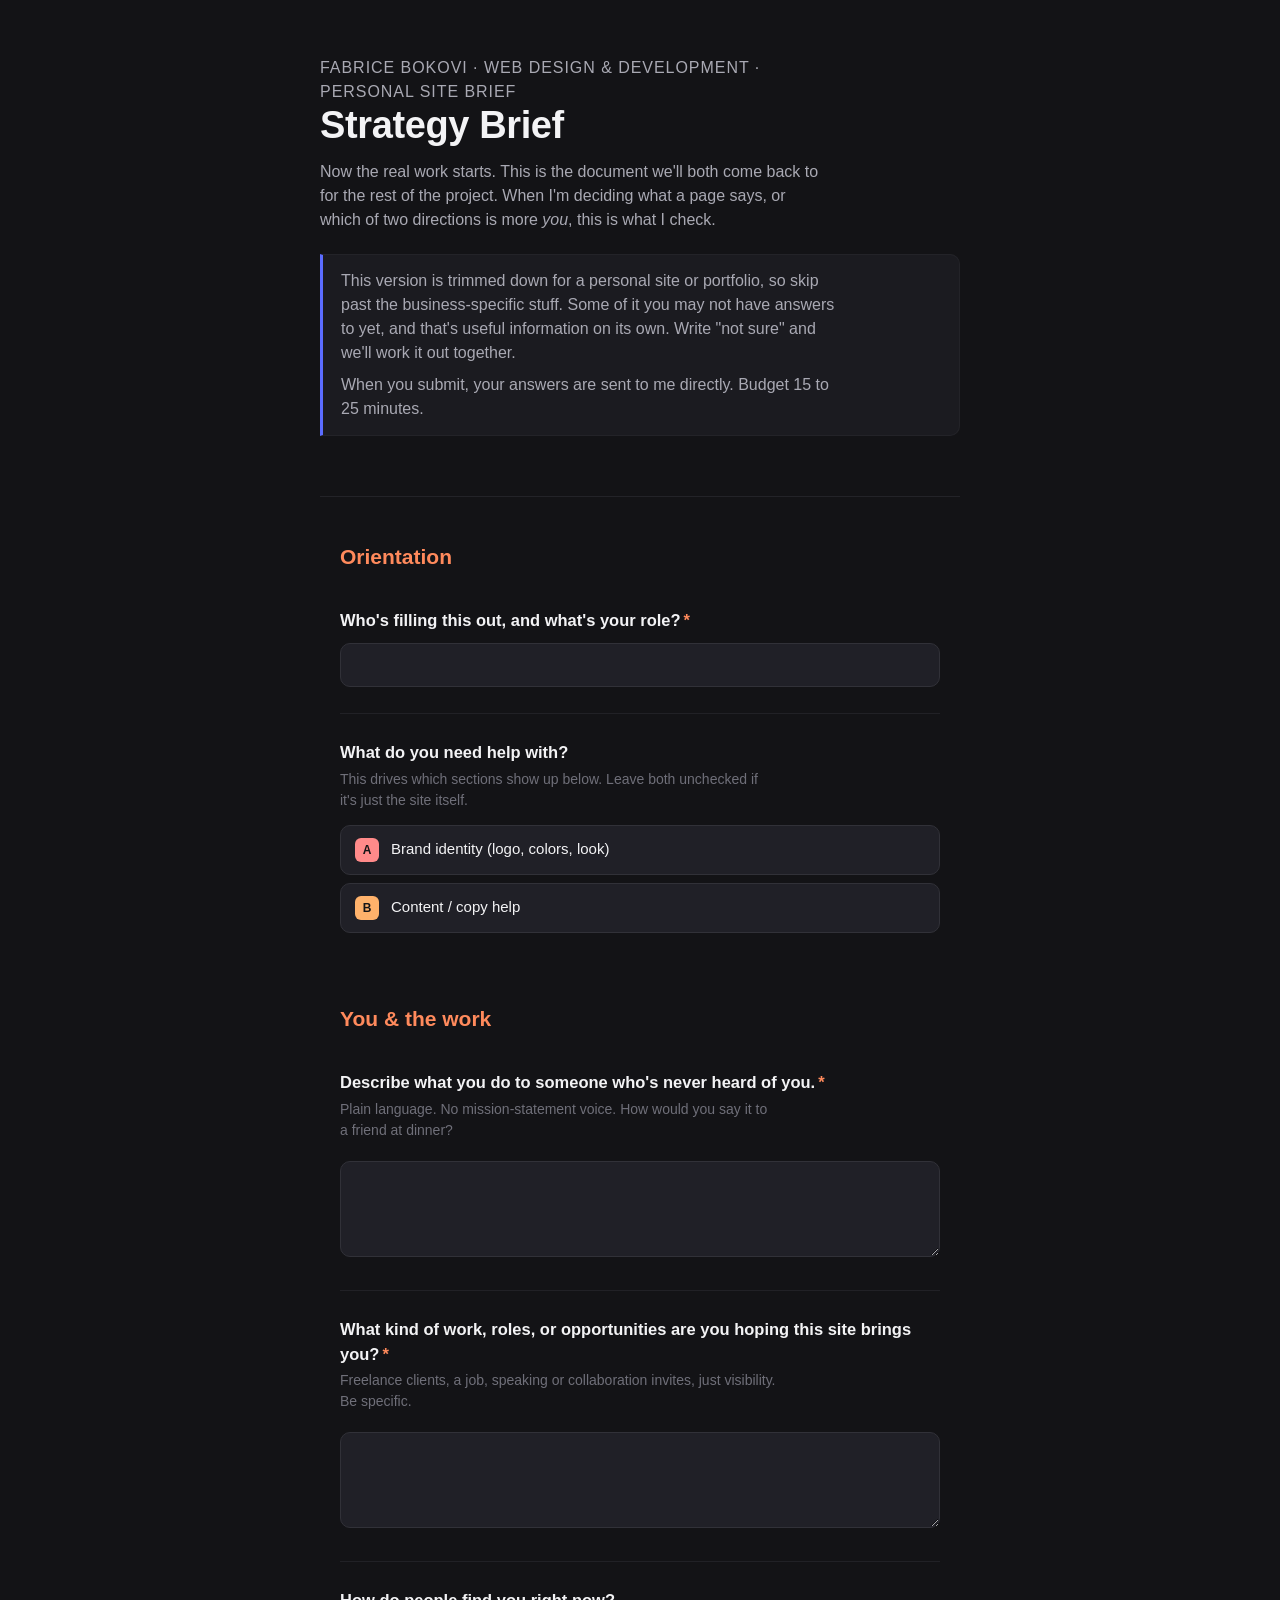
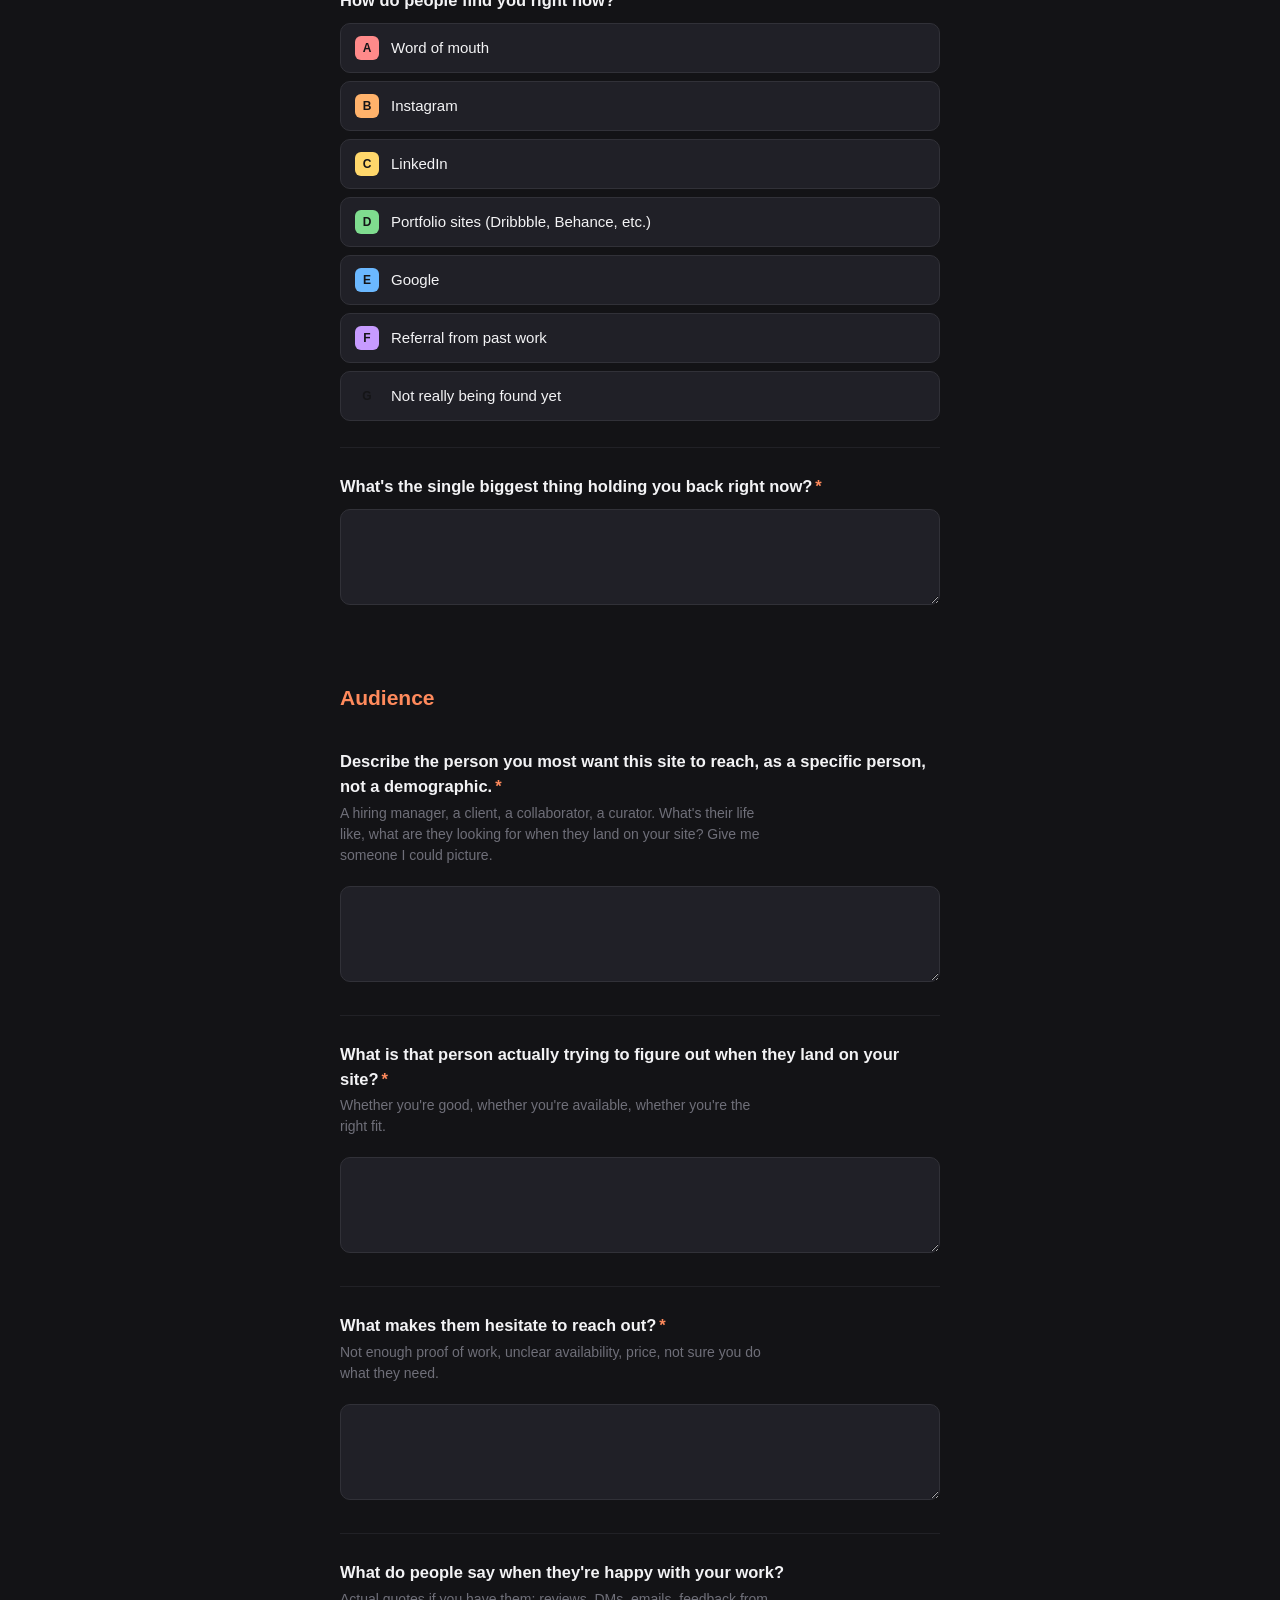
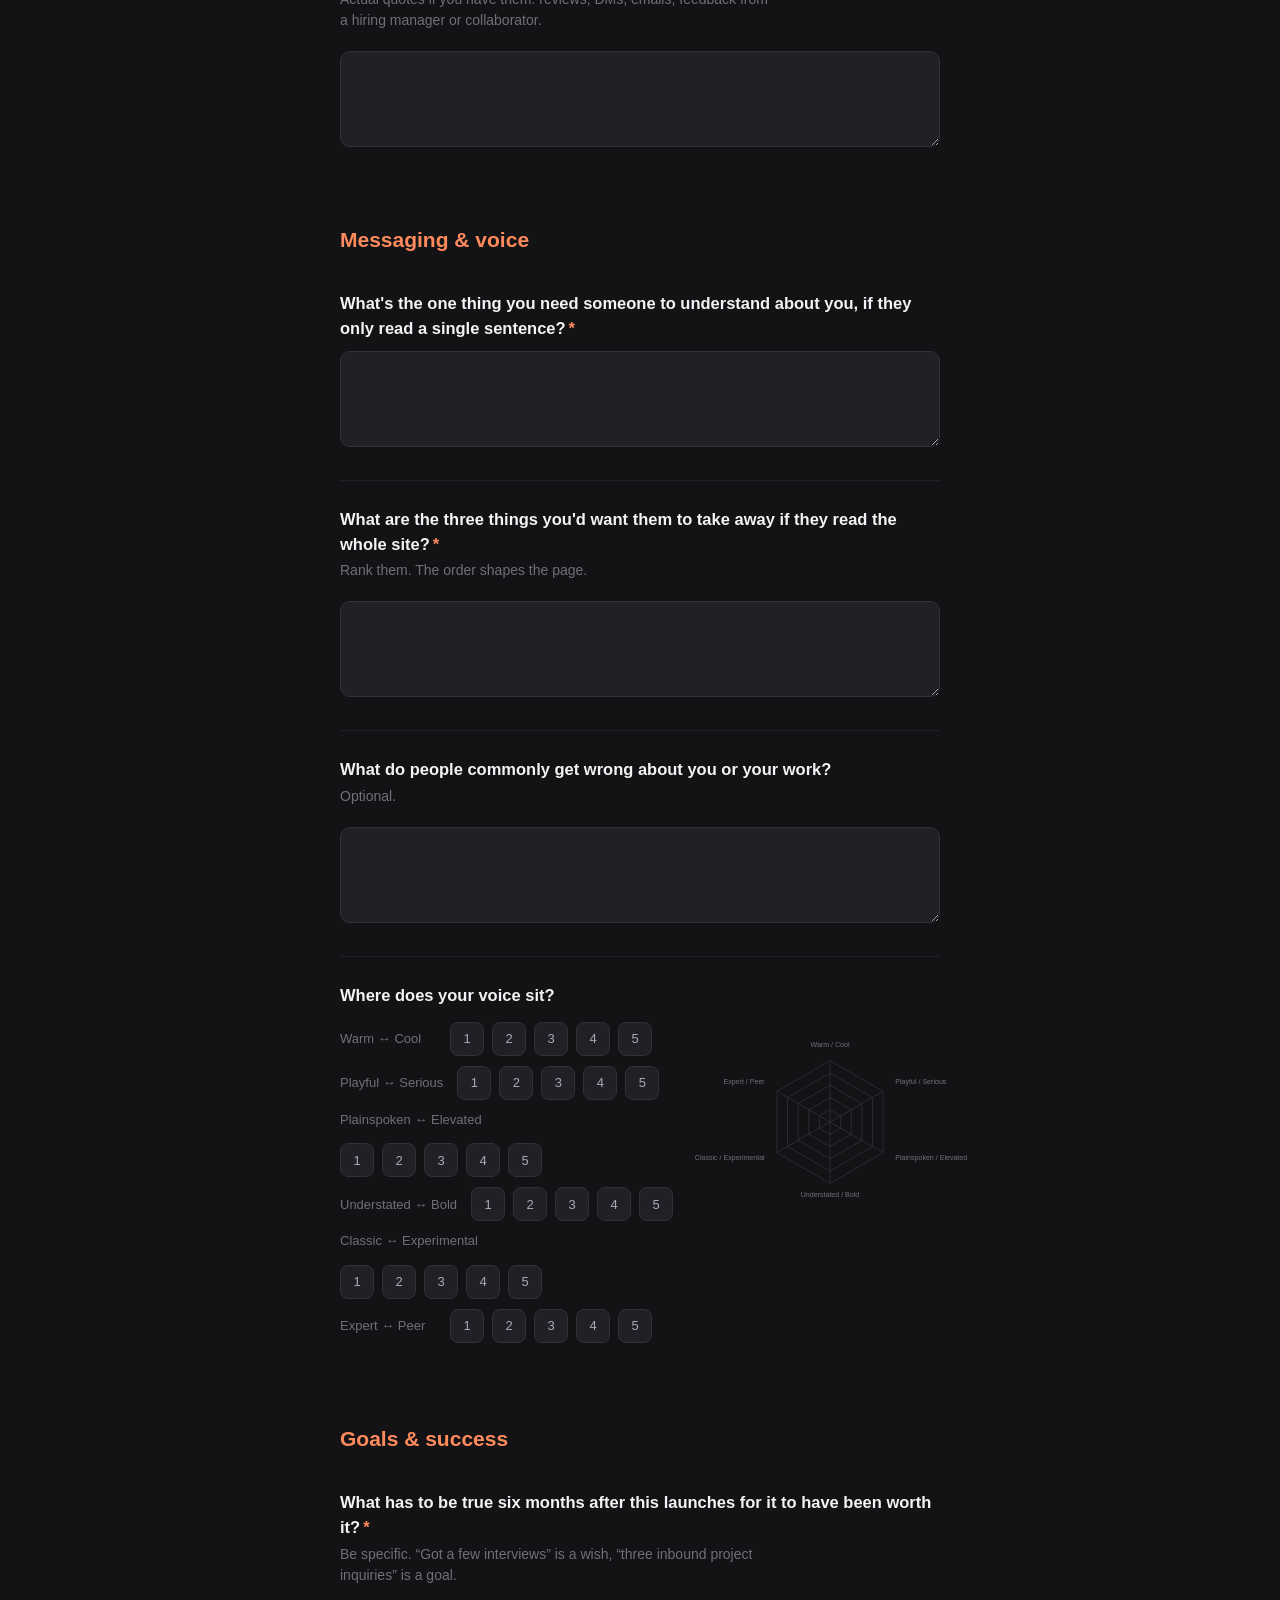
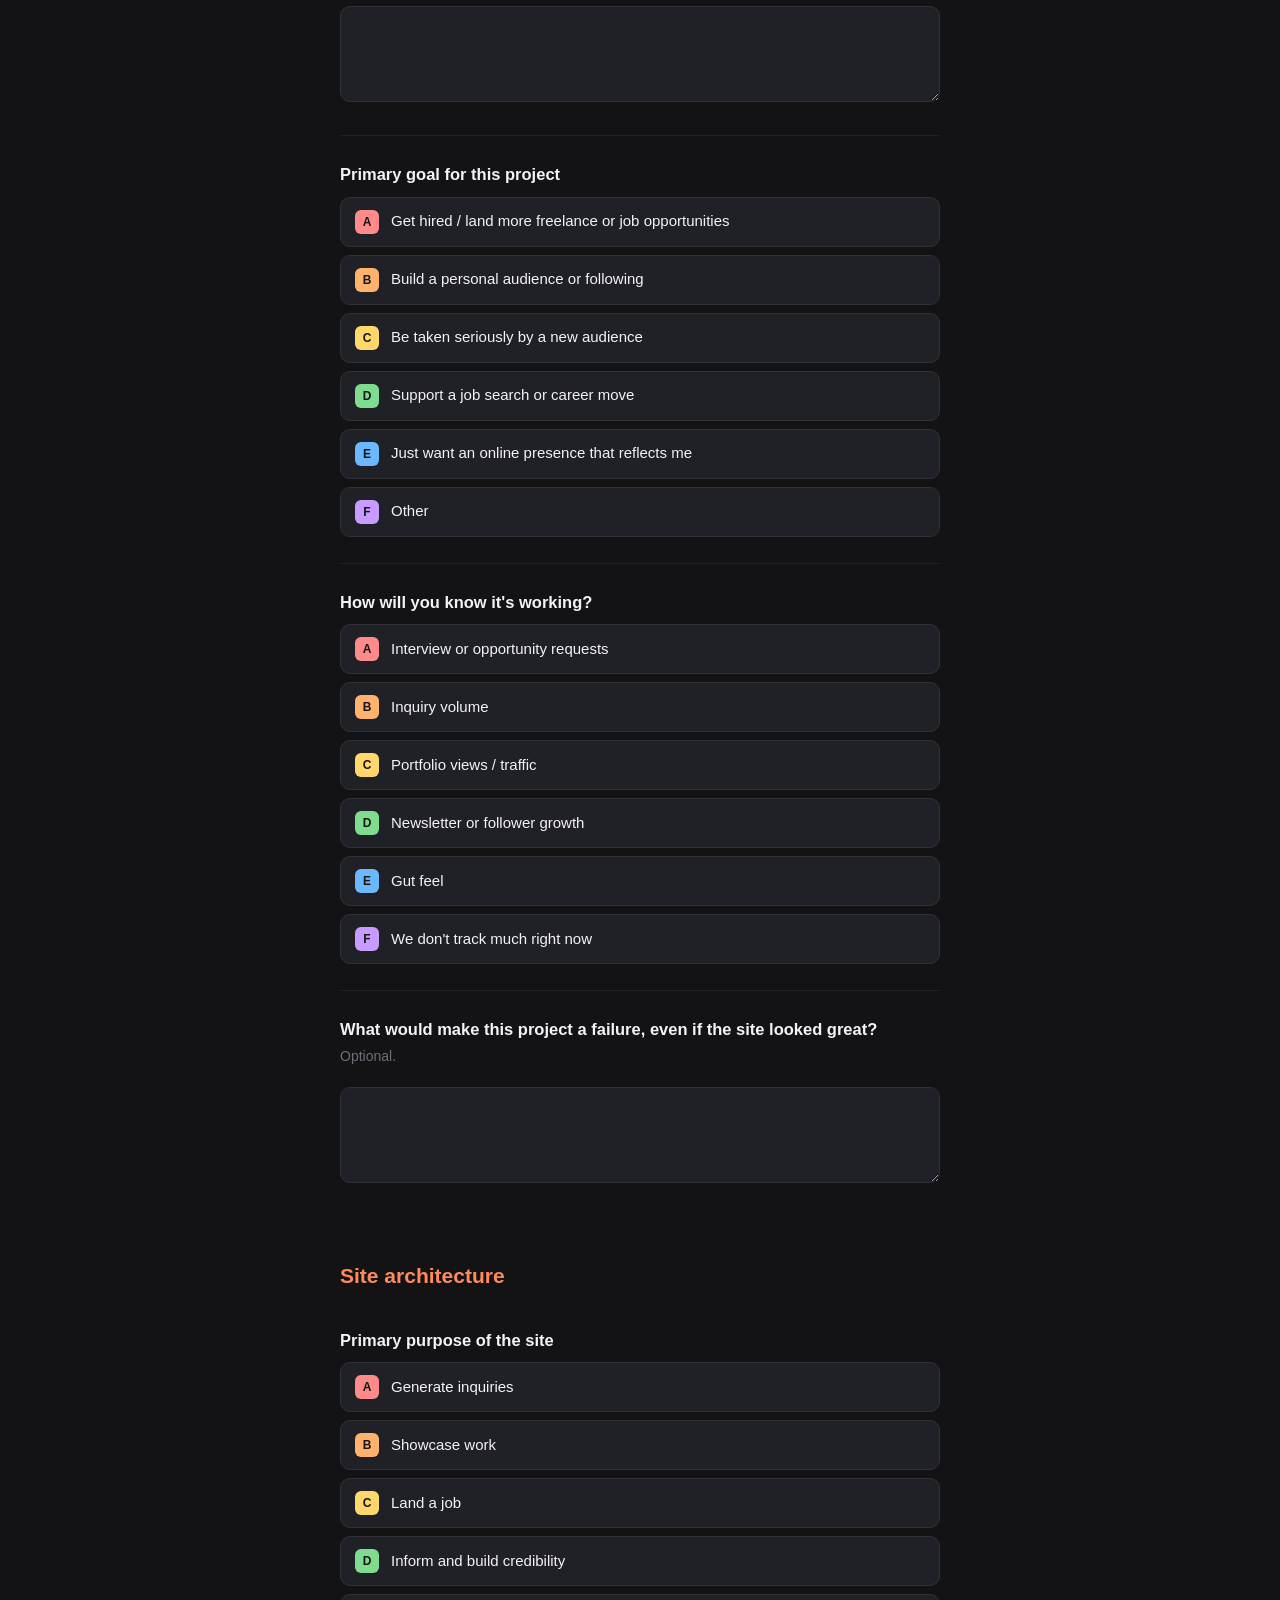
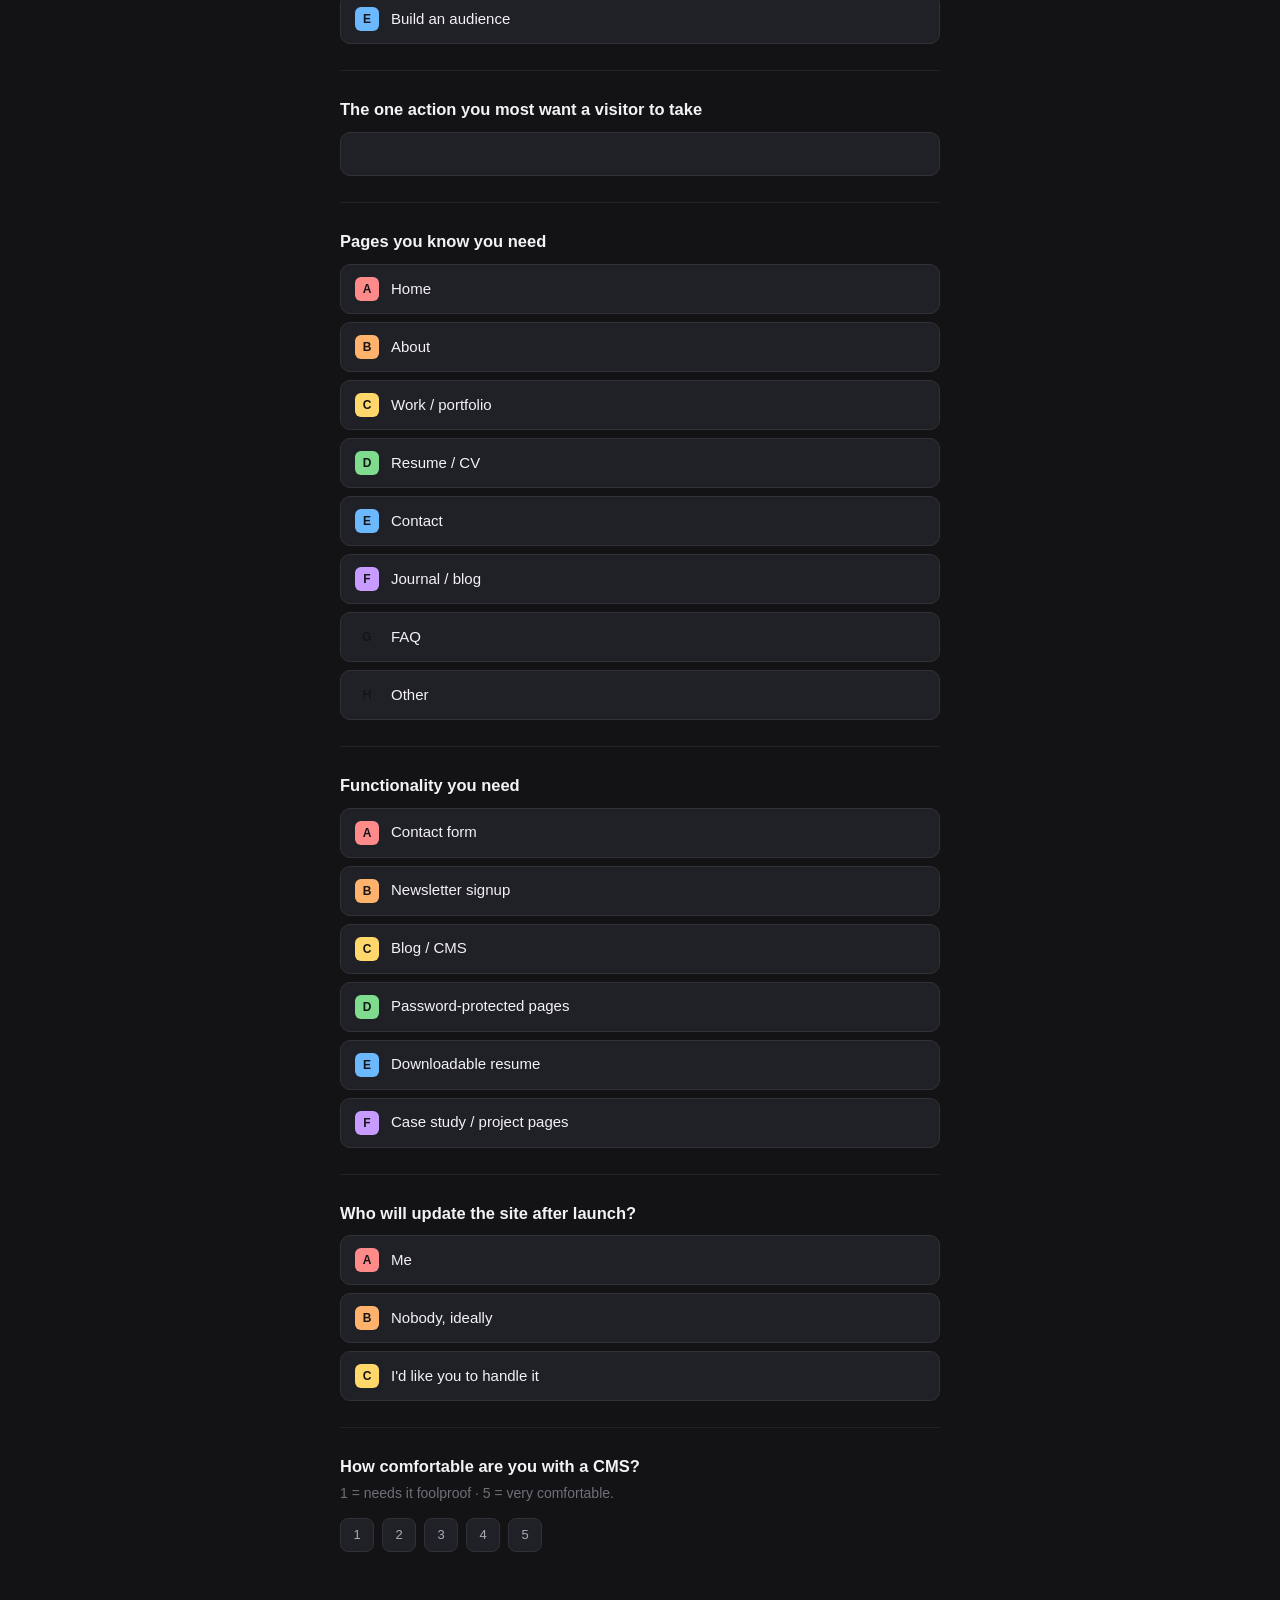
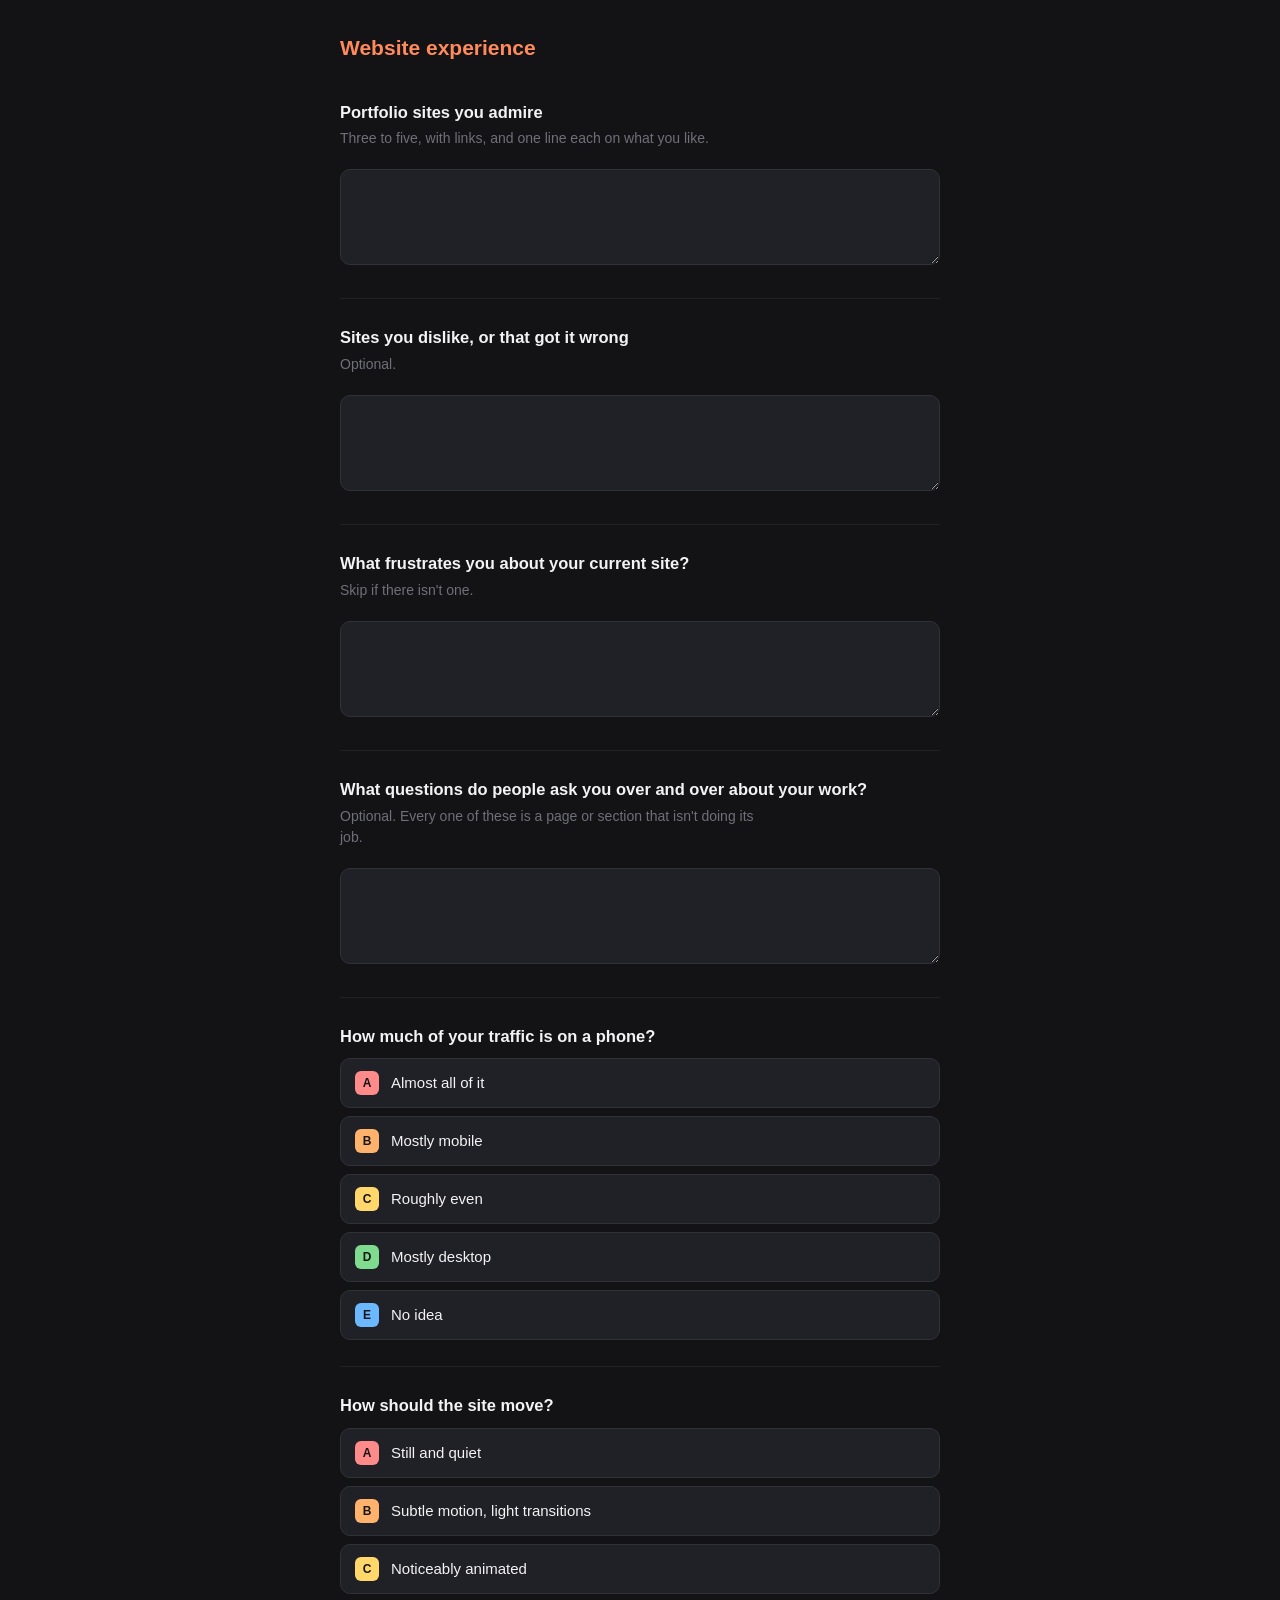
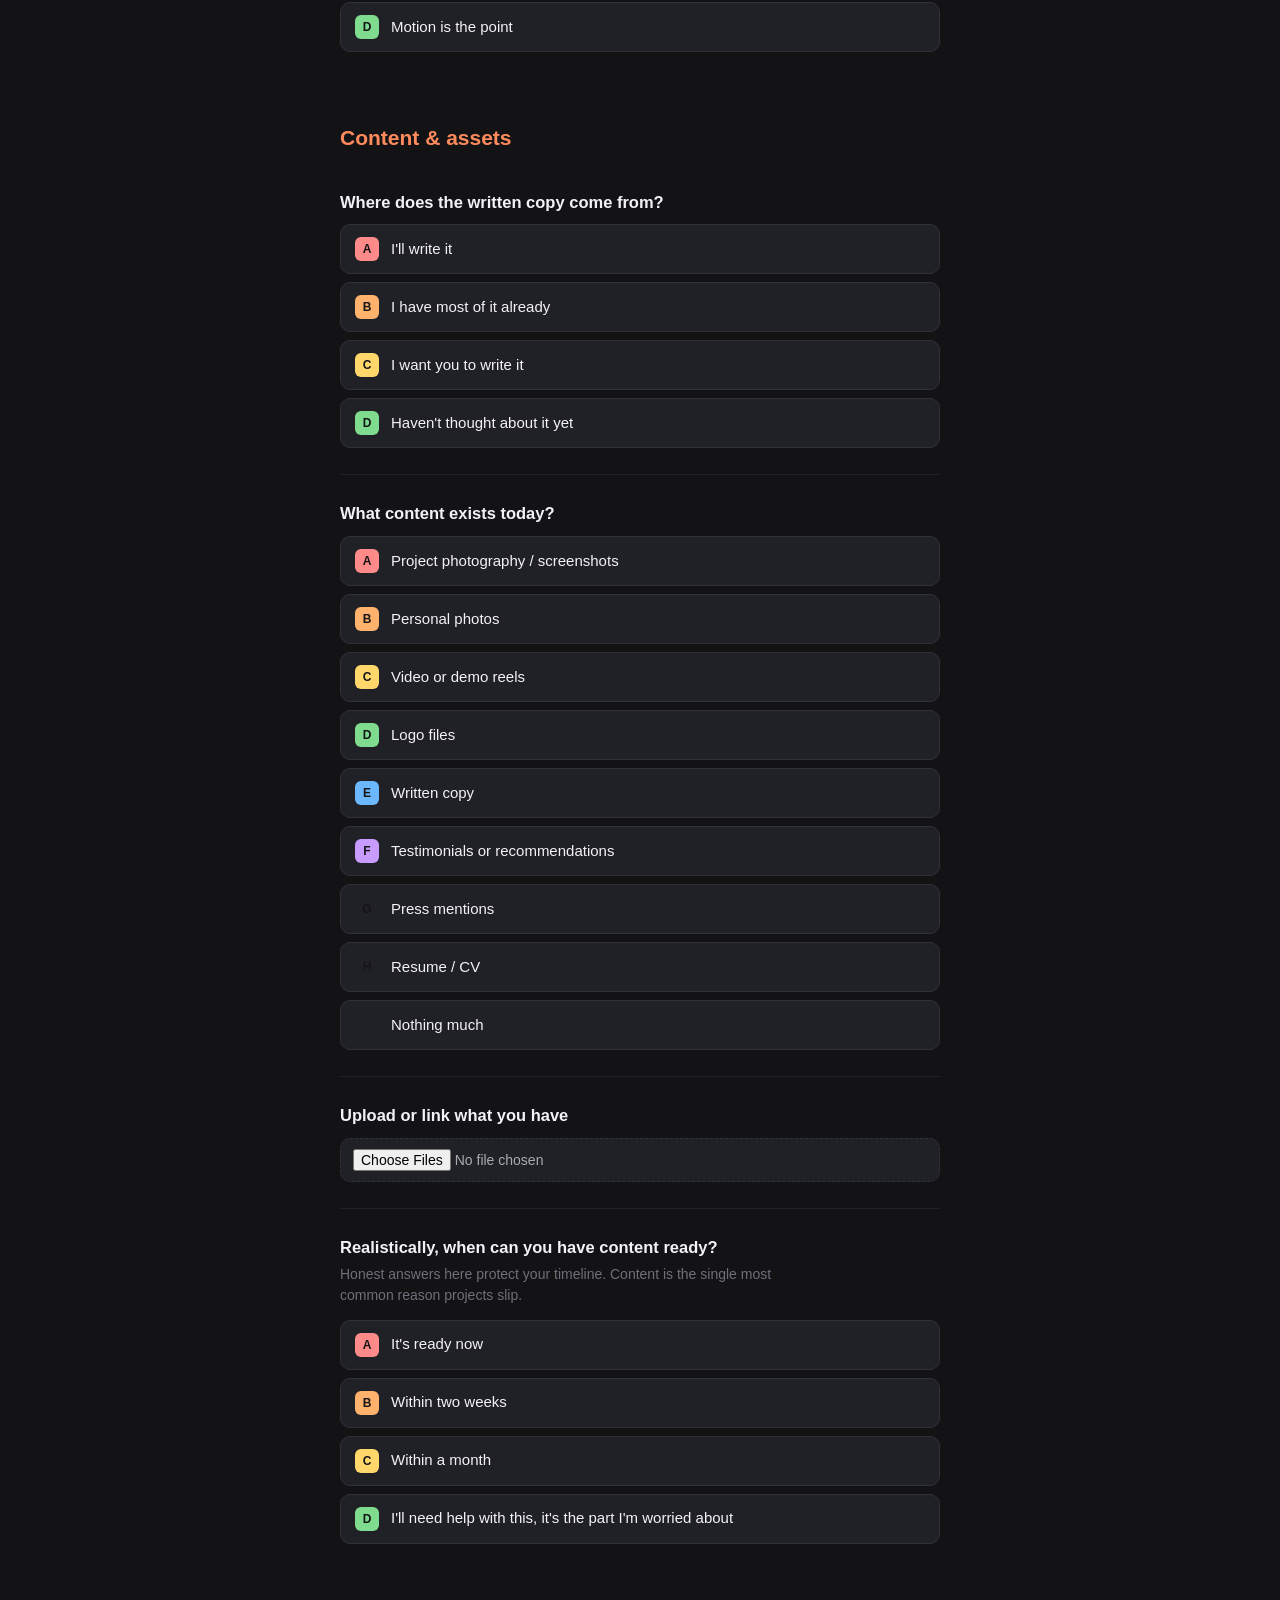
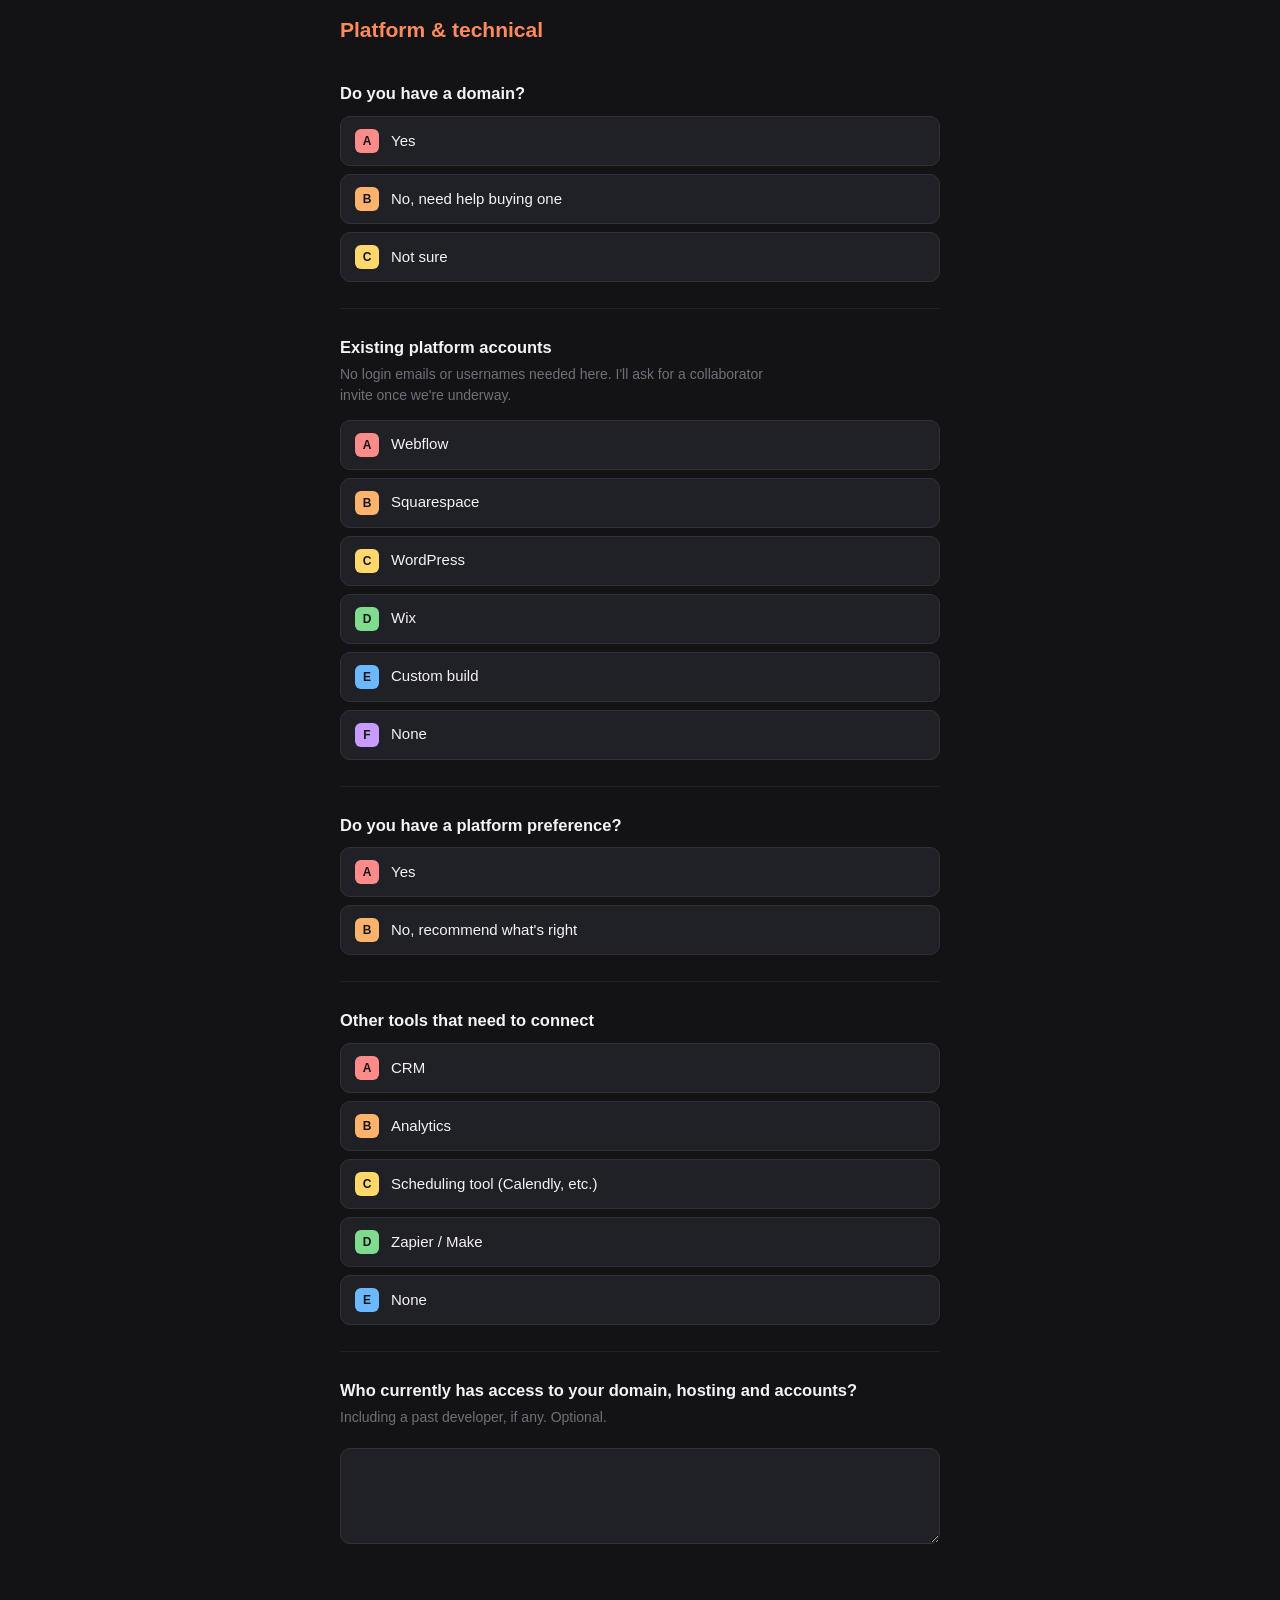
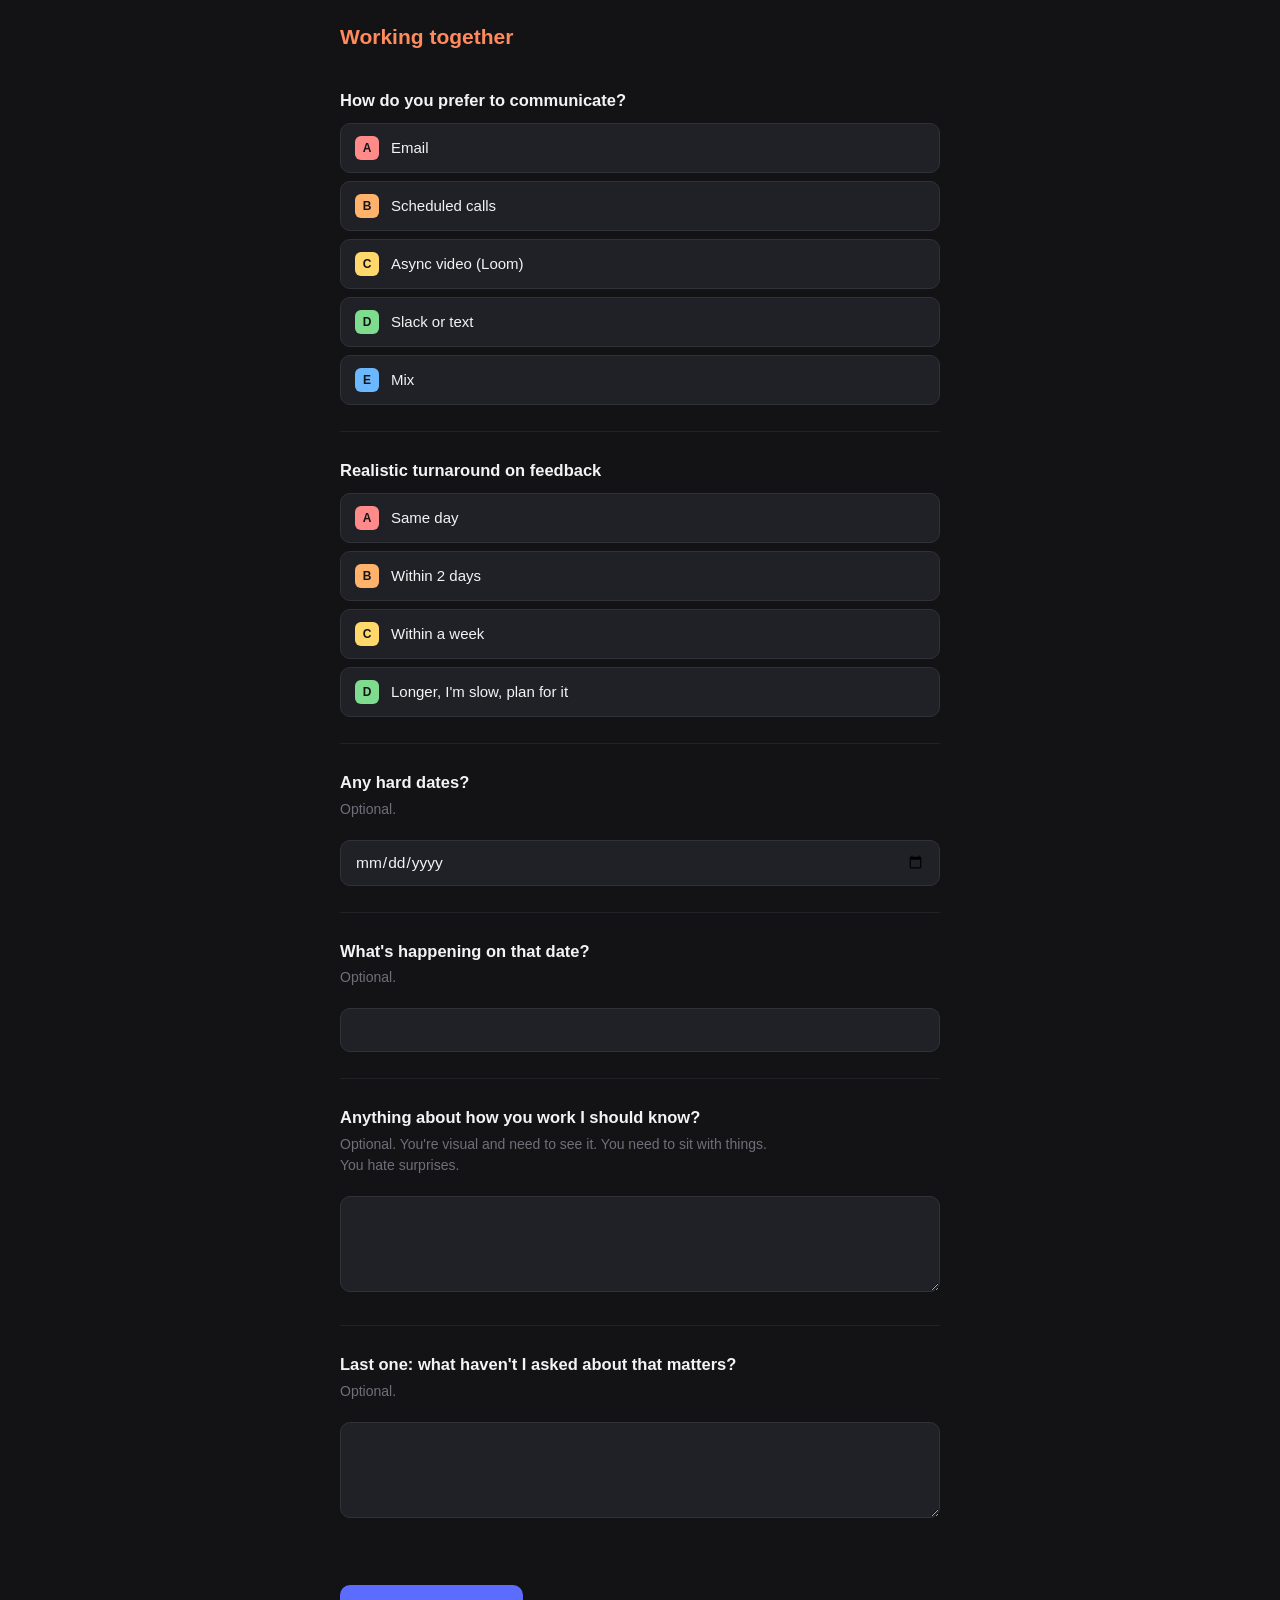
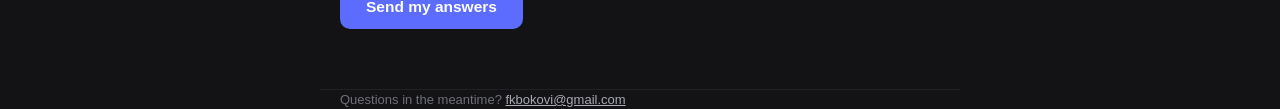
<file: strategy-brief-personal.html>
<!DOCTYPE html>
<html lang="en">
<head>
<meta charset="UTF-8">
<meta name="viewport" content="width=device-width, initial-scale=1.0">
<title>Strategy Brief for Personal Sites &middot; Fabrice Bokovi</title>
<meta name="description" content="The deep project questionnaire for a personal site or portfolio, sent once a project is underway.">
<link rel="stylesheet" href="style.css">
</head>
<body>

<div class="wrap top">
  <p class="eyebrow">Fabrice Bokovi &middot; Web Design &amp; Development &middot; Personal Site Brief</p>
  <h1>Strategy Brief</h1>
  <p>Now the real work starts. This is the document we'll both come back to for the rest of the project. When I'm deciding what a page says, or which of two directions is more <em>you</em>, this is what I check.</p>
  <div class="note" style="margin-top:22px">
    <p>This version is trimmed down for a personal site or portfolio, so skip past the business-specific stuff. Some of it you may not have answers to yet, and that's useful information on its own. Write "not sure" and we'll work it out together.</p>
    <p>When you submit, your answers are sent to me directly. Budget 15 to 25 minutes.</p>
  </div>
</div>

<div class="wrap">
  <form id="brief-form">
    <!-- questions injected by form-engine.js from BRIEF_DATA_PERSONAL -->
    <div class="actions">
      <button type="submit" class="submit">Send my answers</button>
      <span class="status"></span>
    </div>
  </form>

  <div id="success">
    <h2>That's everything.</h2>
    <p>Your answers were sent over. I'll read through it properly before our next call.</p>
  </div>
</div>

<footer class="wrap">
  Questions in the meantime? <a href="mailto:fkbokovi@gmail.com">fkbokovi@gmail.com</a>
</footer>

<script src="form-engine.js"></script>
<script src="brief-data-personal.js"></script>
<script>
  buildForm({
    formEl: document.getElementById("brief-form"),
    data: BRIEF_DATA_PERSONAL,
    formspreeEndpoint: "https://formspree.io/f/xvkojwvg",
  });
</script>
</body>
</html>
</file>
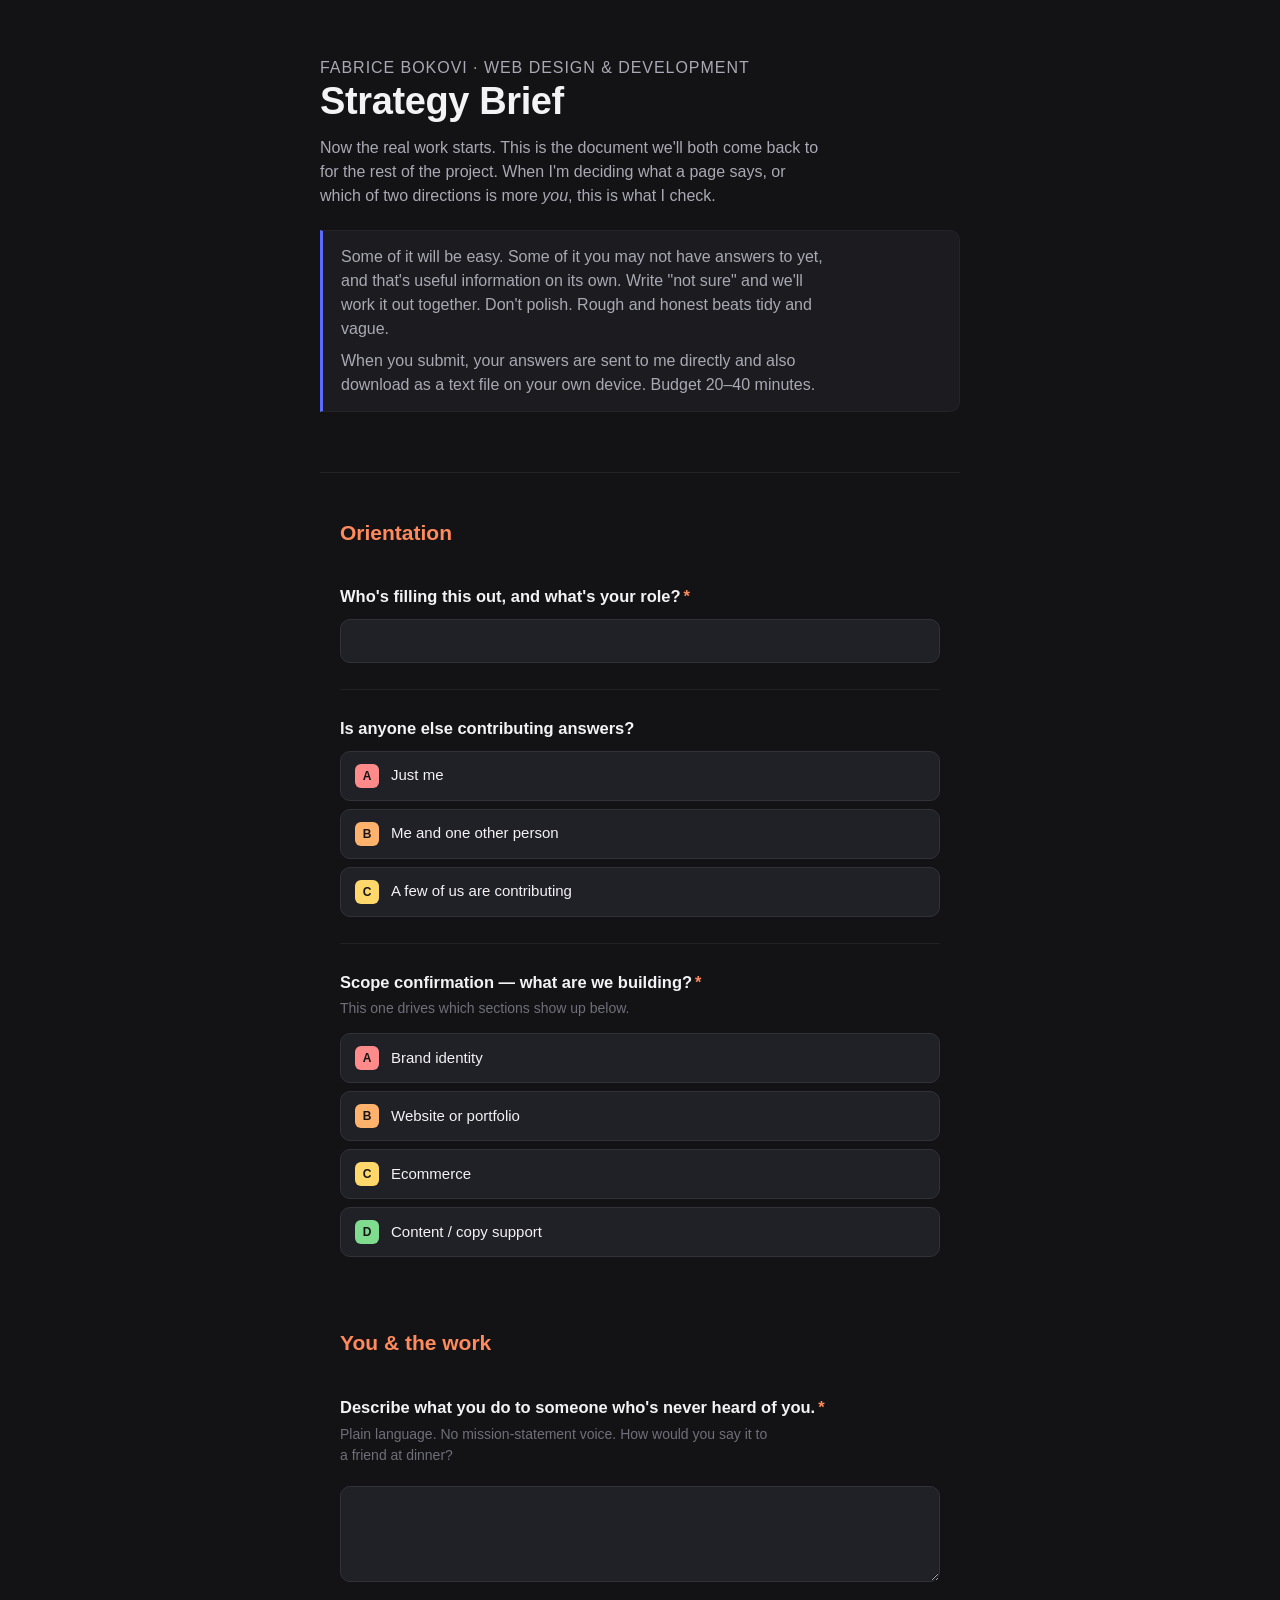
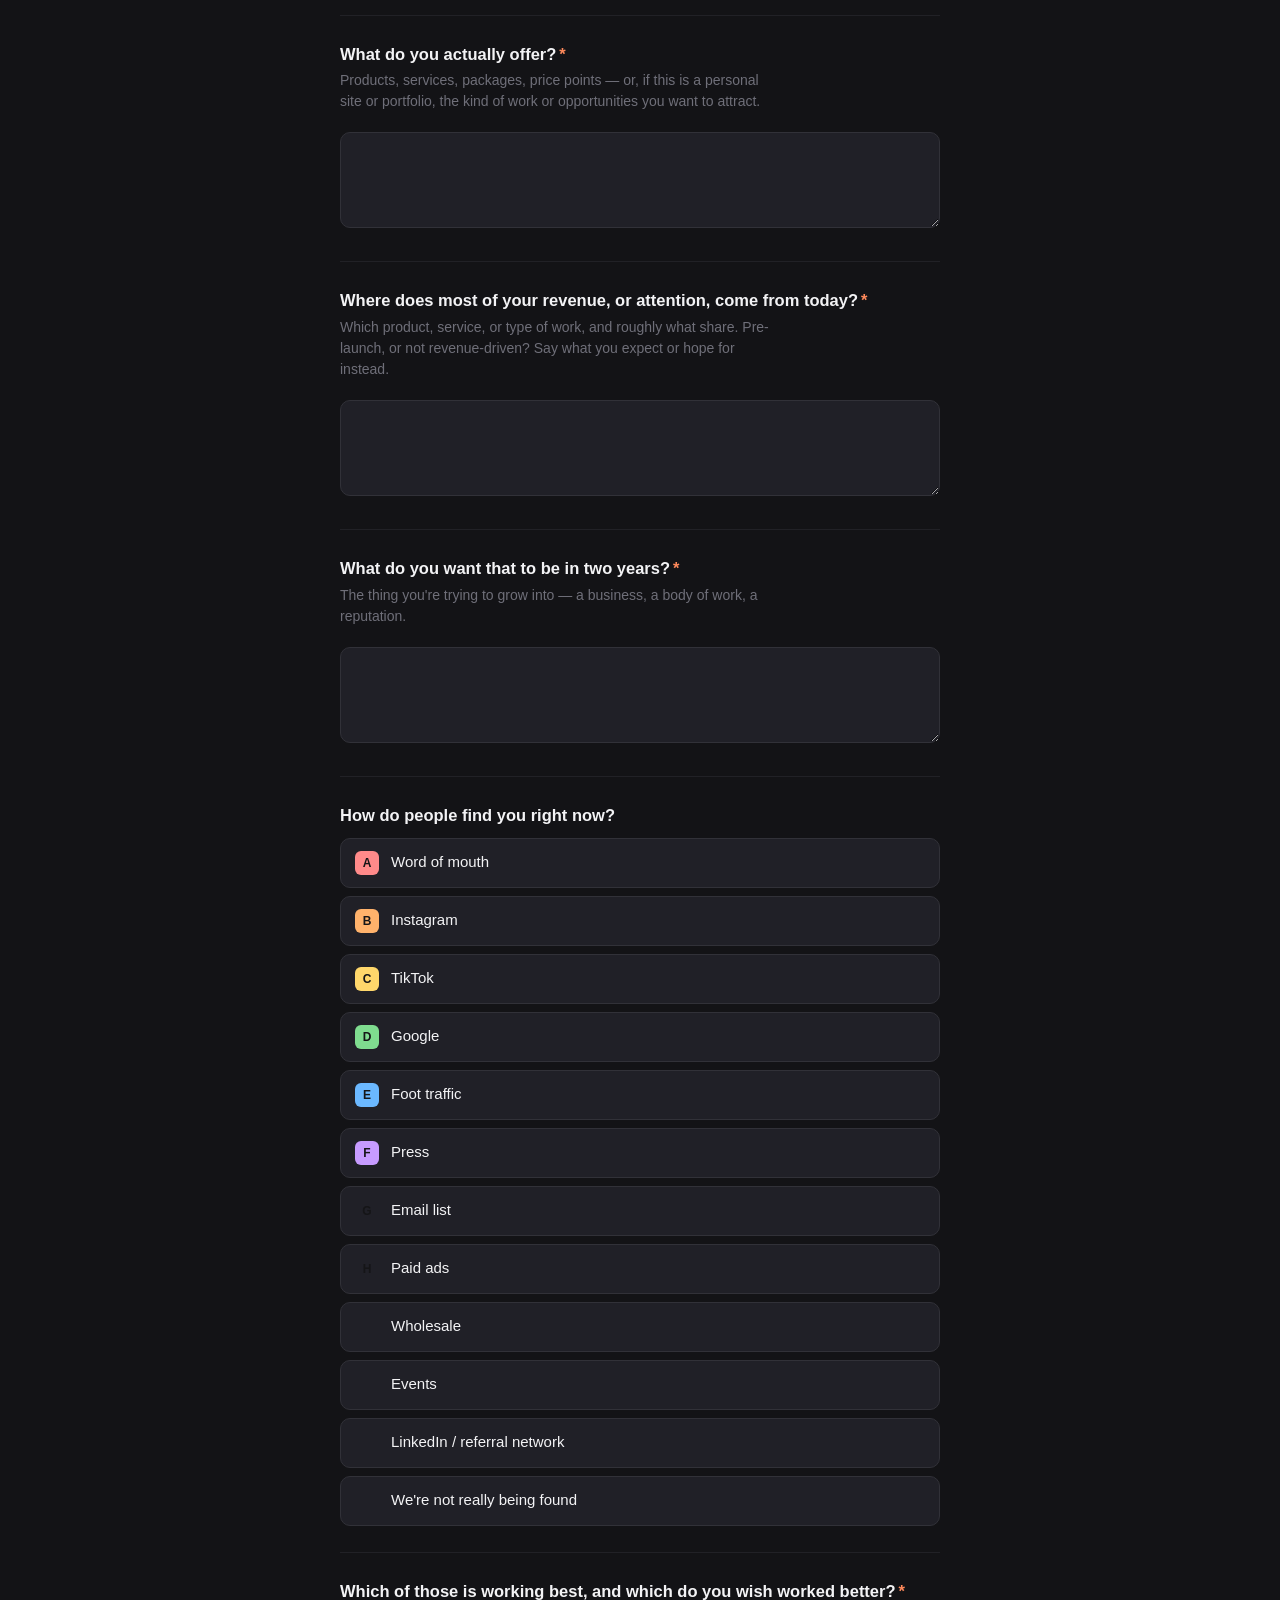
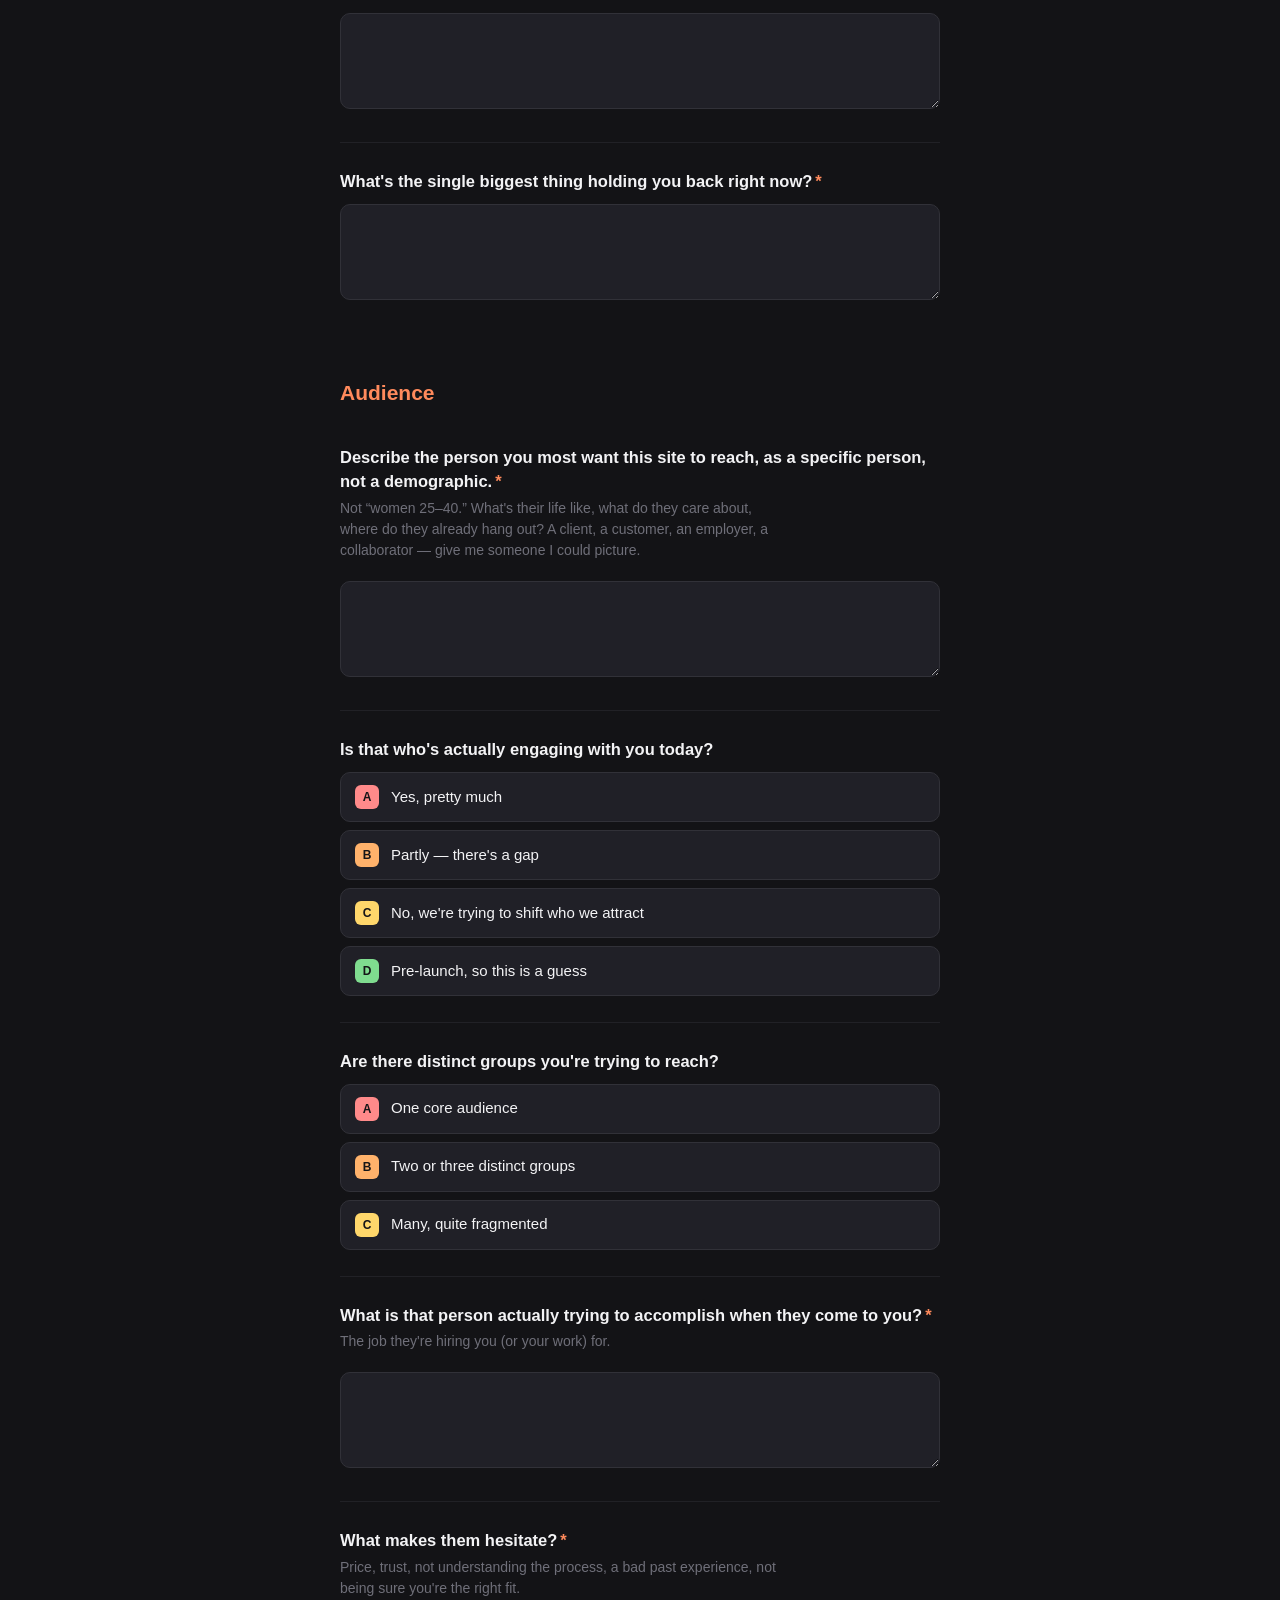
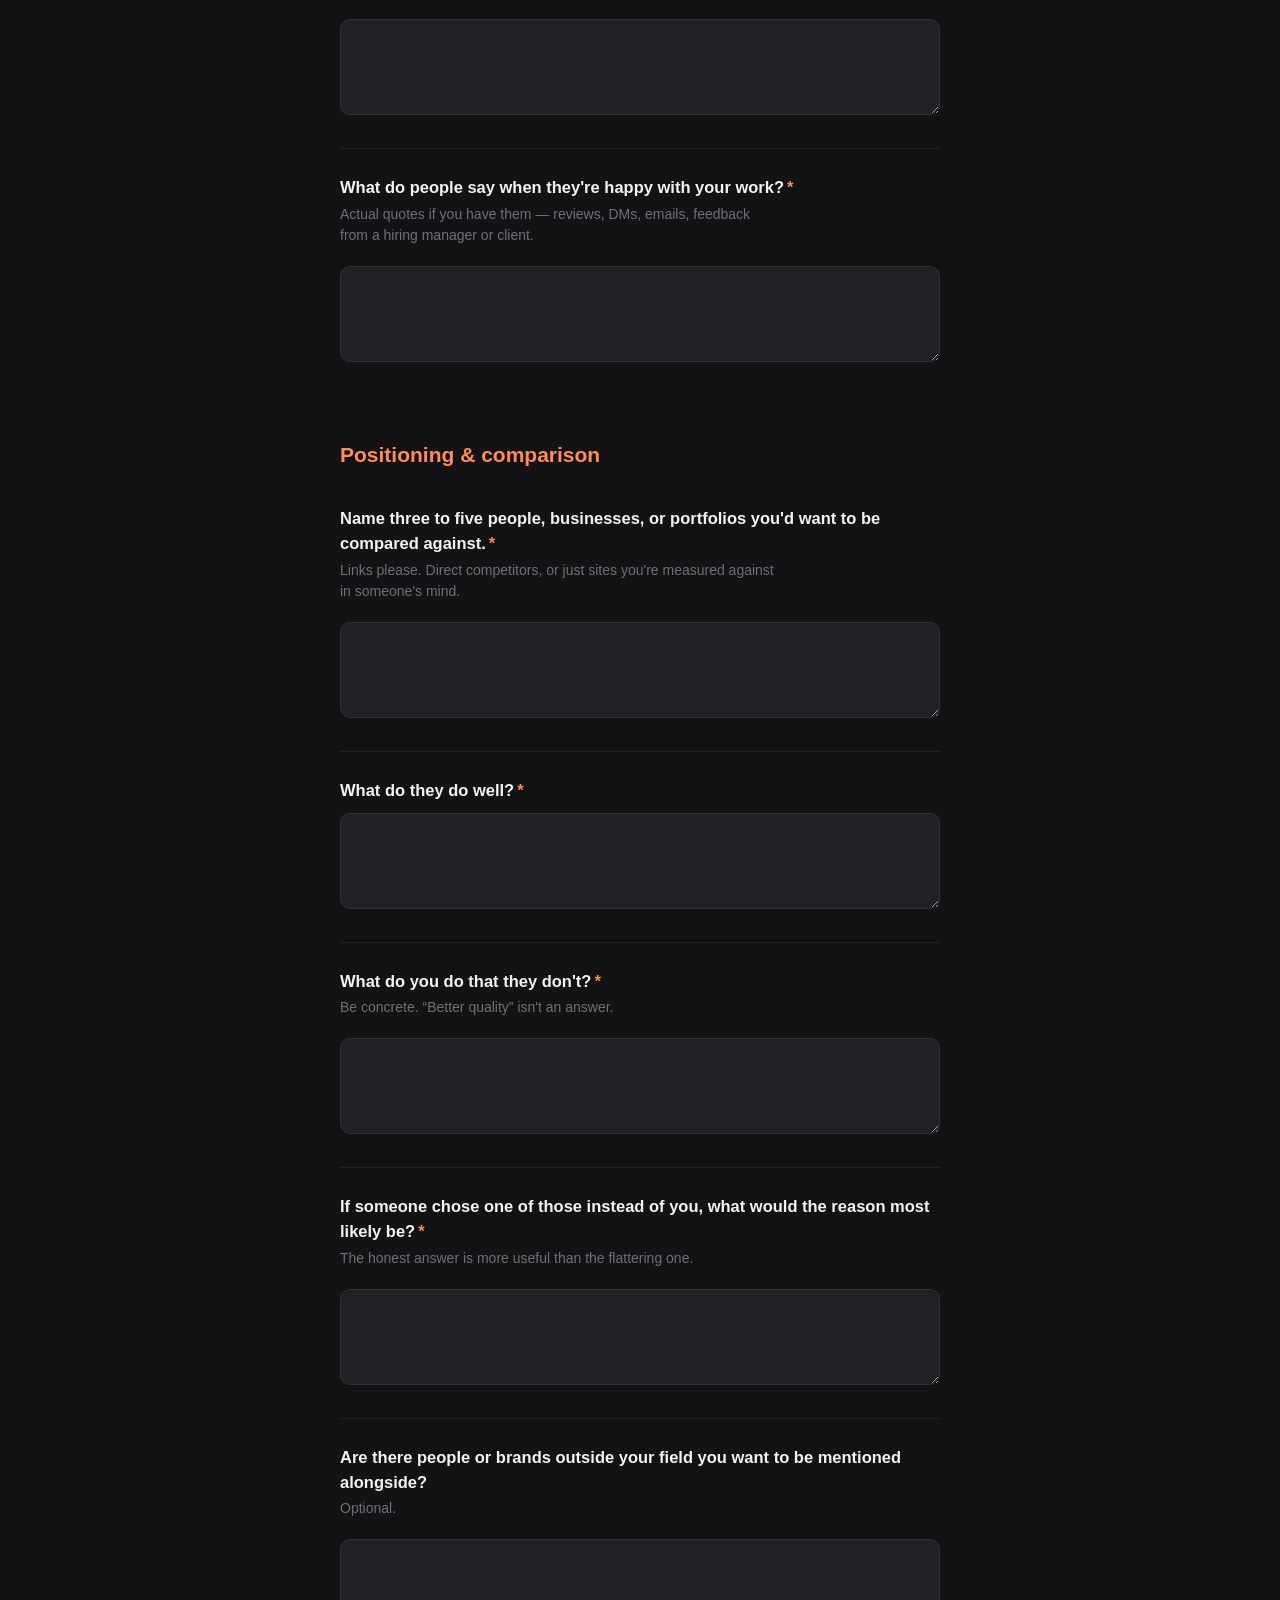
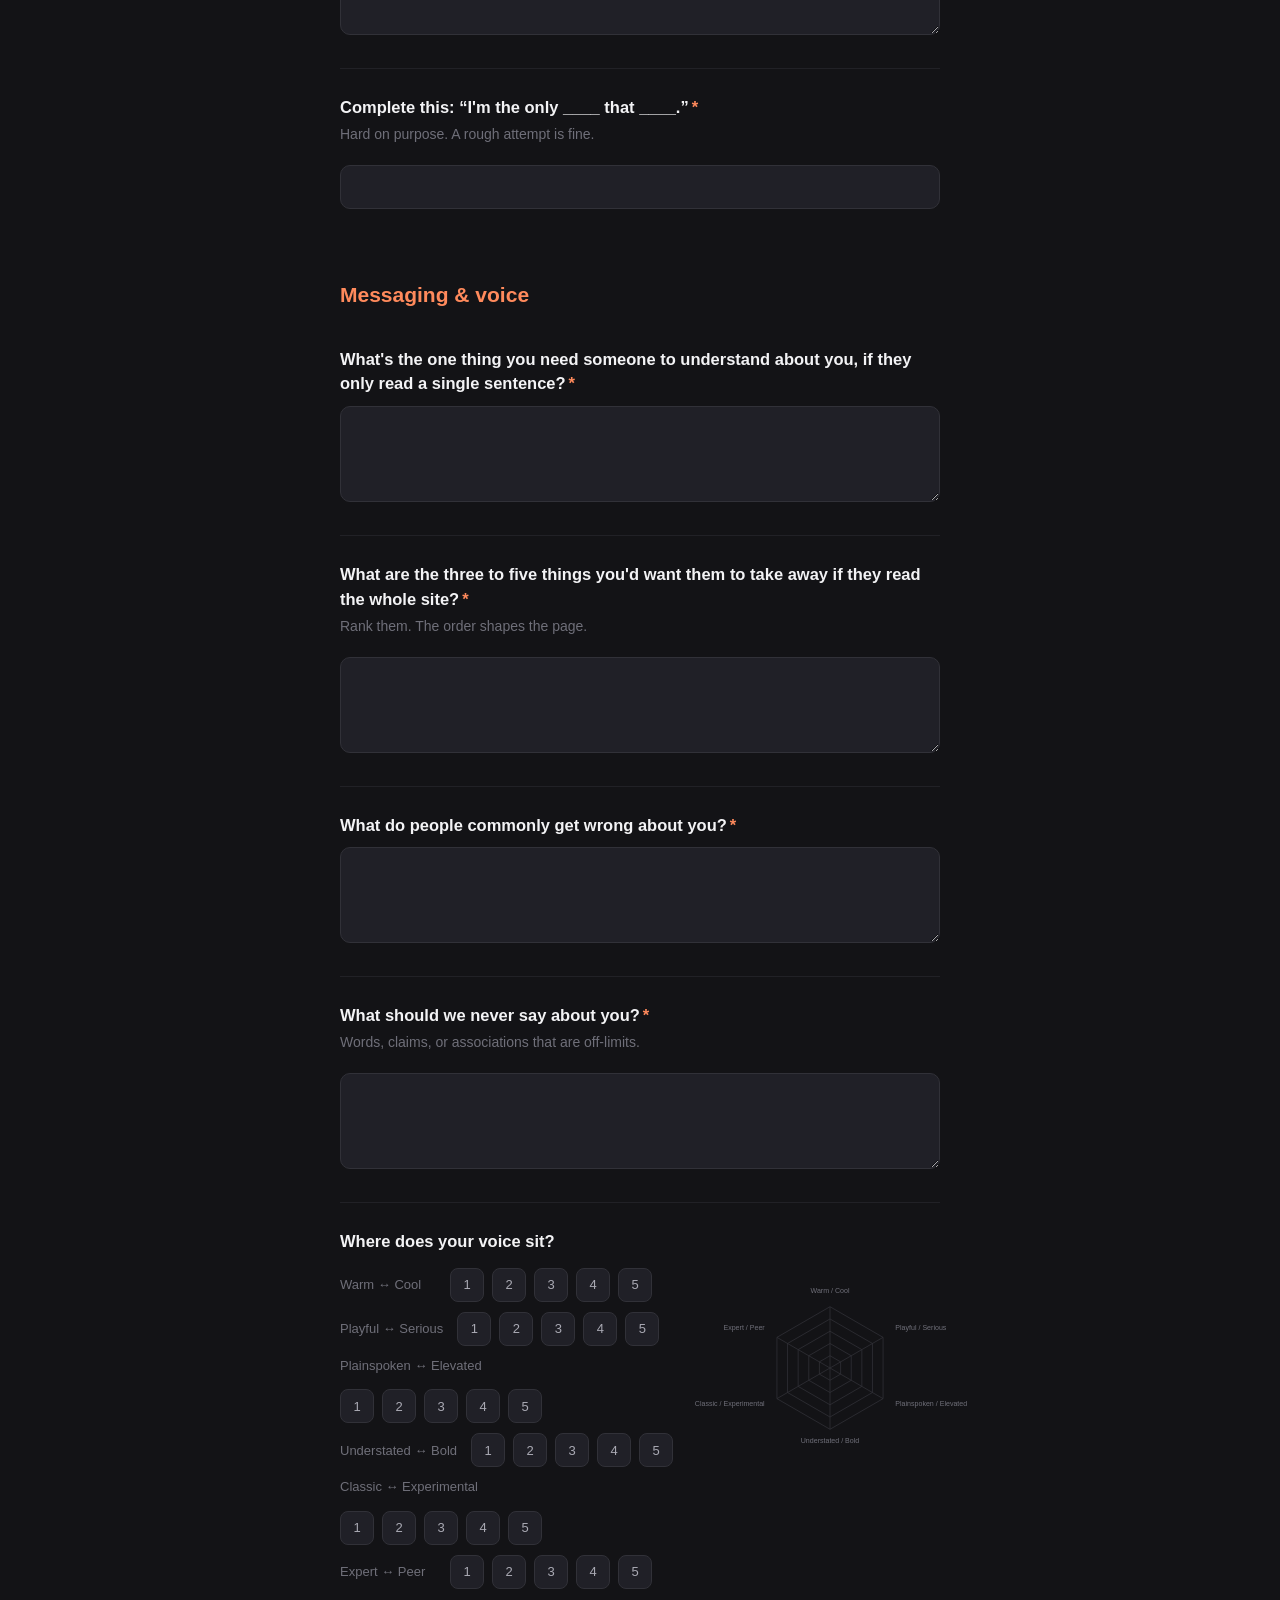
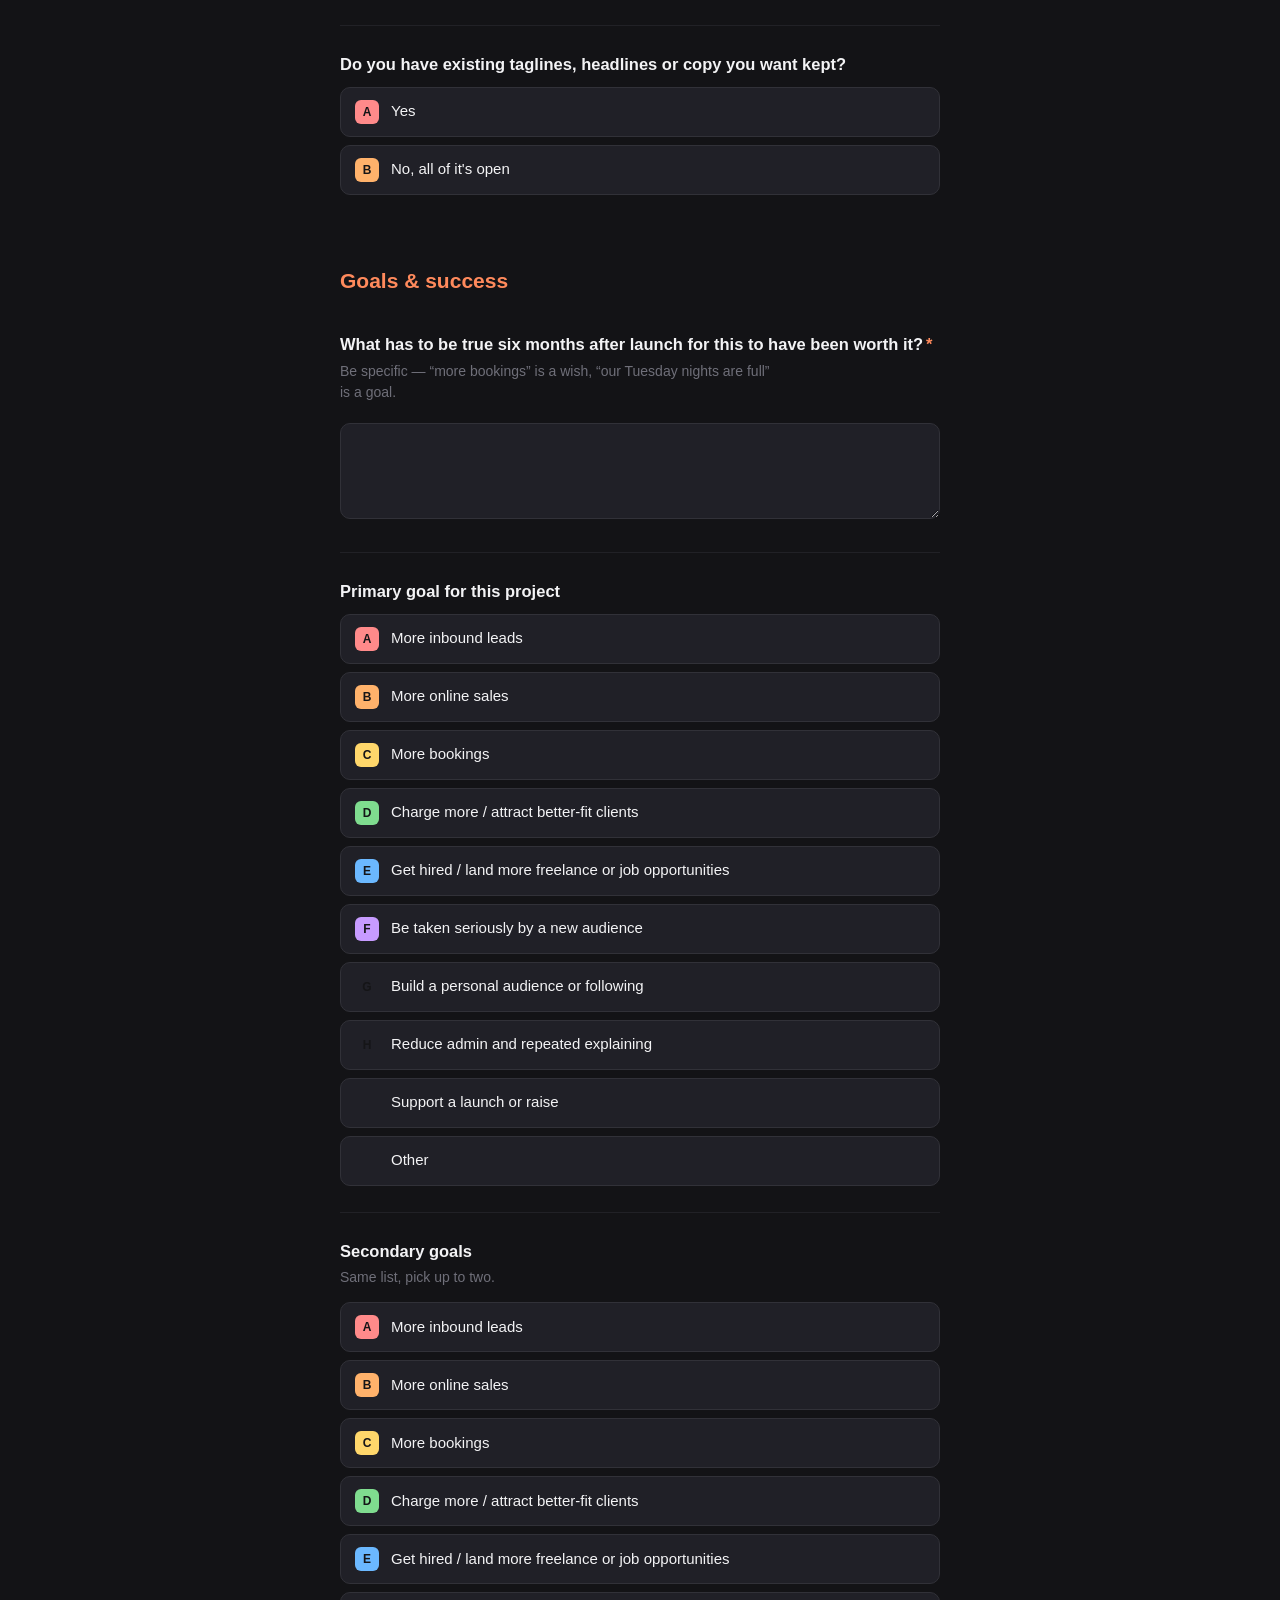
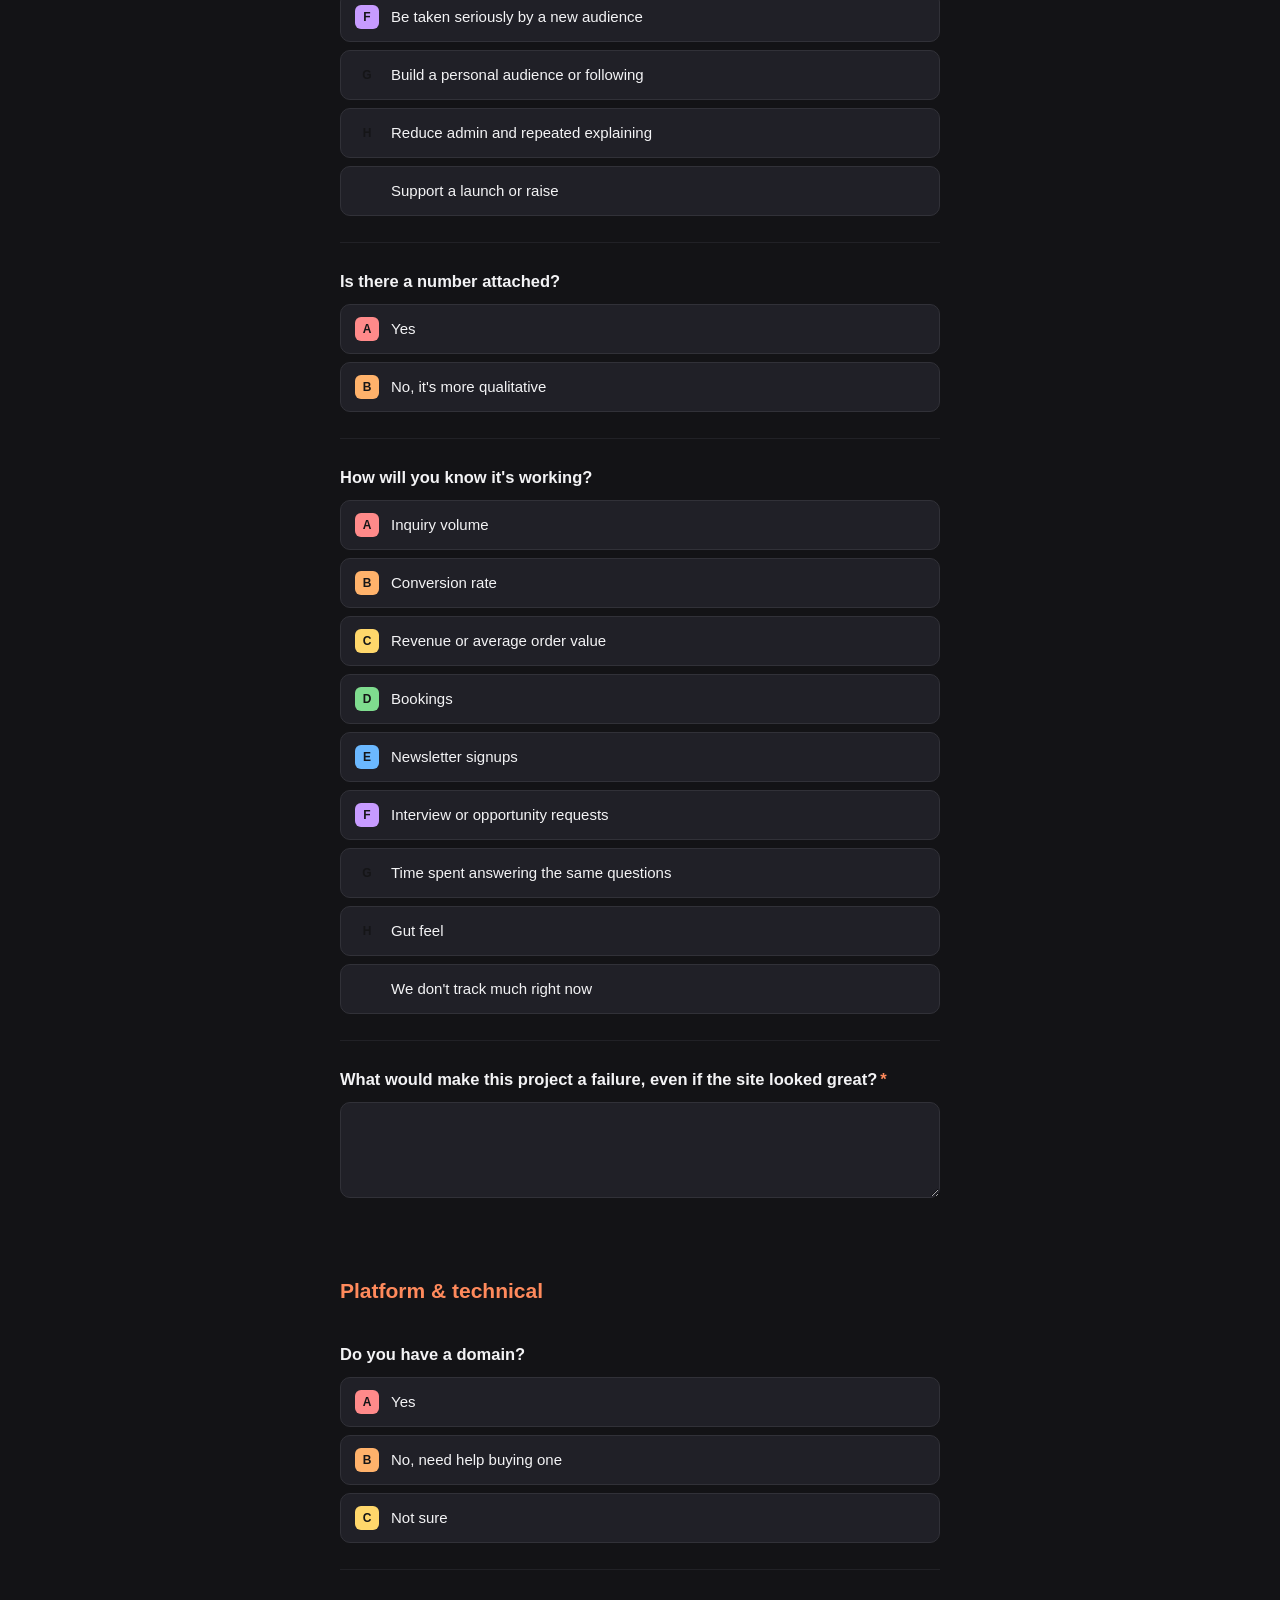
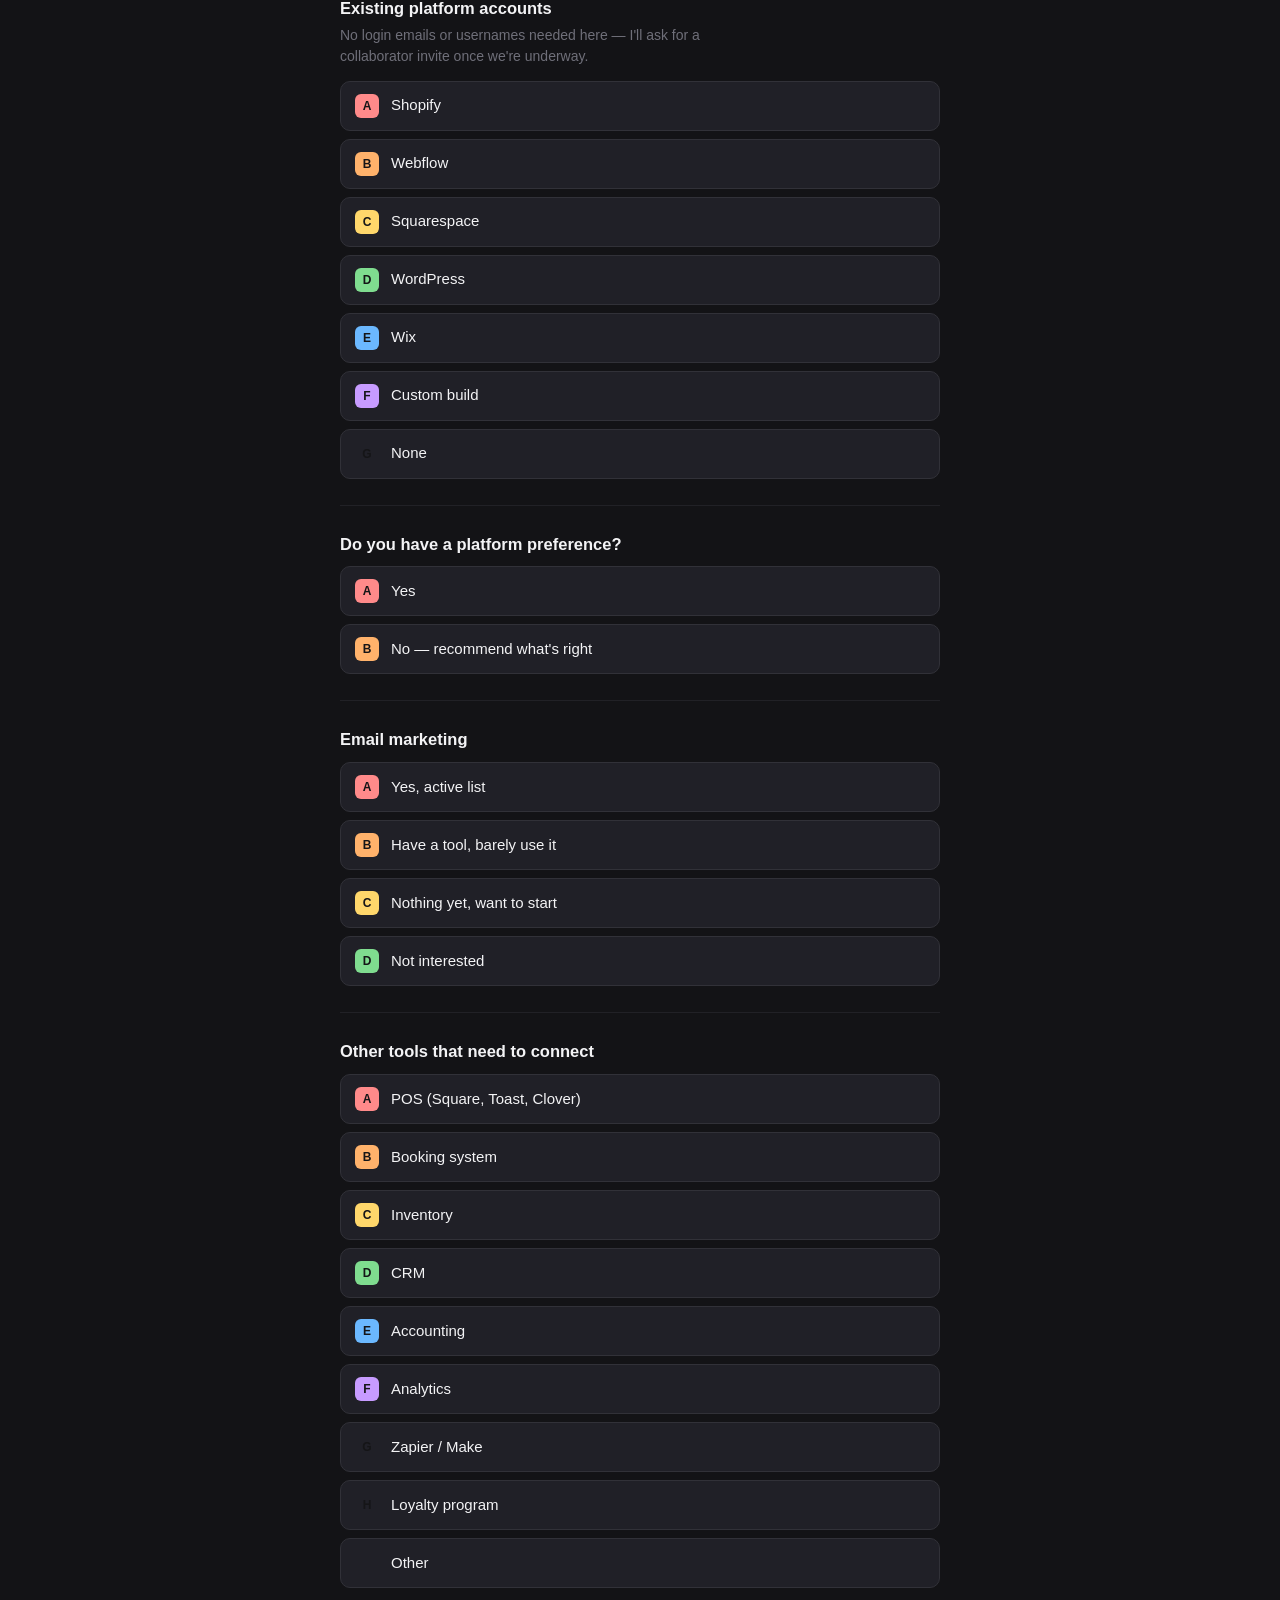
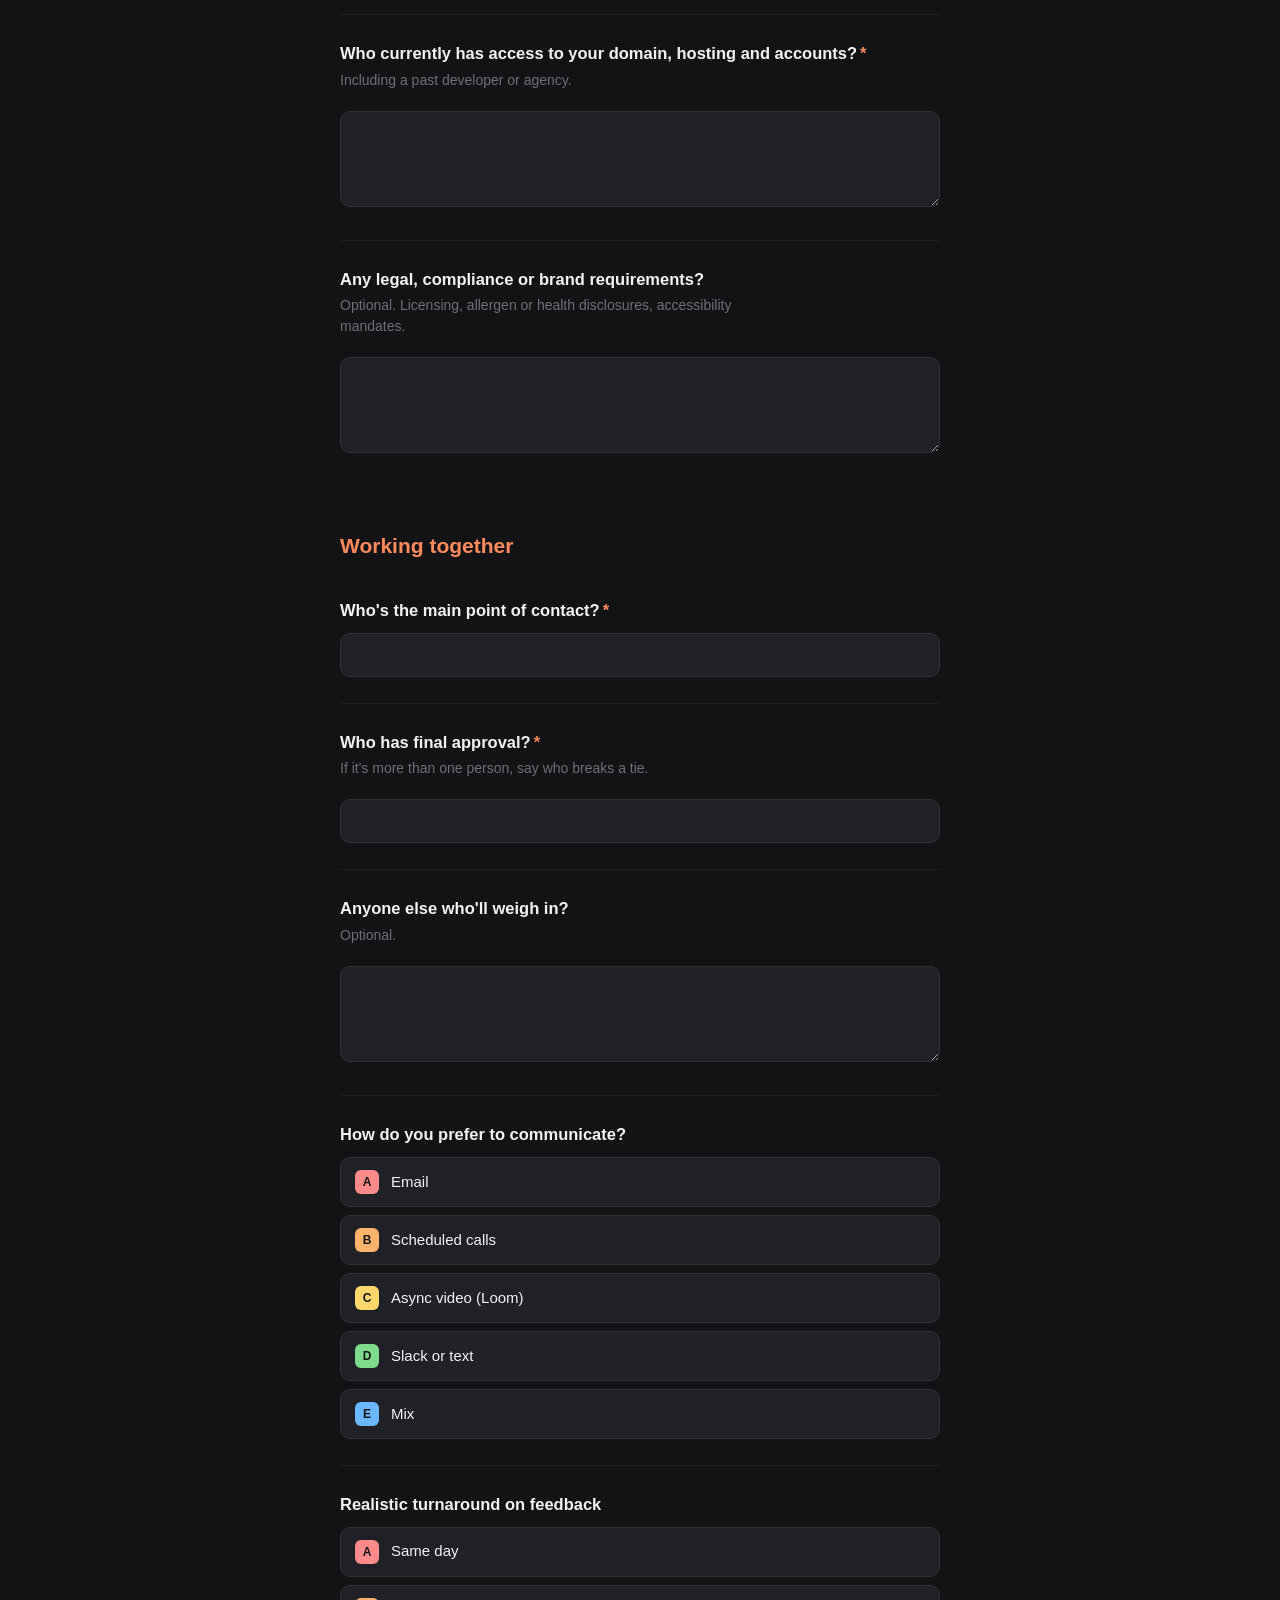
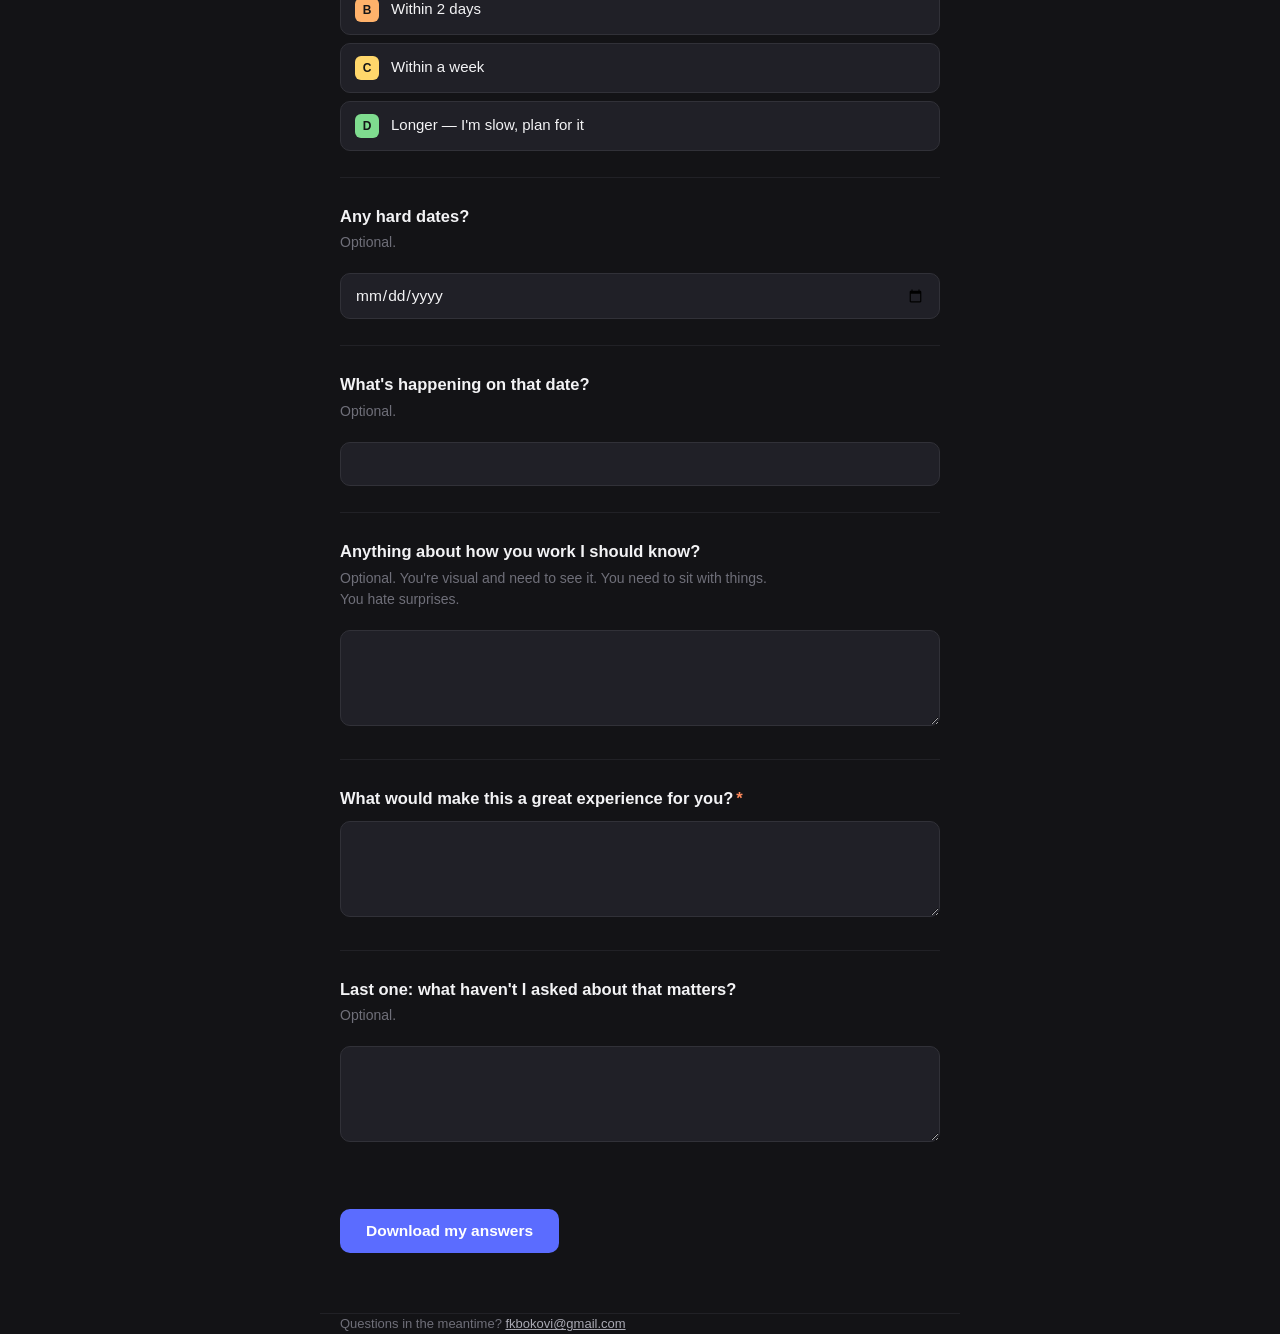
<file: strategy-brief.html>
<!DOCTYPE html>
<html lang="en">
<head>
<meta charset="UTF-8">
<meta name="viewport" content="width=device-width, initial-scale=1.0">
<title>Strategy Brief — Fabrice Bokovi</title>
<meta name="description" content="The deep project questionnaire, sent once a project is underway.">
<link rel="stylesheet" href="style.css">
</head>
<body>

<div class="wrap top">
  <p class="eyebrow">Fabrice Bokovi &middot; Web Design &amp; Development</p>
  <h1>Strategy Brief</h1>
  <p>Now the real work starts. This is the document we'll both come back to for the rest of the project. When I'm deciding what a page says, or which of two directions is more <em>you</em>, this is what I check.</p>
  <div class="note" style="margin-top:22px">
    <p>Some of it will be easy. Some of it you may not have answers to yet, and that's useful information on its own. Write "not sure" and we'll work it out together. Don't polish. Rough and honest beats tidy and vague.</p>
    <p>When you submit, your answers are sent to me directly and also download as a text file on your own device. Budget 20–40 minutes.</p>
  </div>
</div>

<div class="wrap">
  <form id="brief-form">
    <!-- questions injected by form-engine.js from BRIEF_DATA -->
    <div class="actions">
      <button type="submit" class="submit">Download my answers</button>
      <span class="status"></span>
    </div>
  </form>

  <div id="success">
    <h2>That's everything.</h2>
    <p>Your answers were sent over, and a copy also downloaded as a text file for your own records. I'll read through it properly before our next call.</p>
    <p id="email-status" style="margin-top:8px;color:var(--text-dim)"></p>
    <p style="margin-top:18px"><button id="download-again" class="submit" type="button" style="background:transparent;border:1px solid var(--field-border);color:var(--text-dim)">Download again</button></p>
  </div>
</div>

<footer class="wrap">
  Questions in the meantime? <a href="mailto:fkbokovi@gmail.com">fkbokovi@gmail.com</a>
</footer>

<script src="form-engine.js"></script>
<script src="brief-data.js"></script>
<script>
  buildForm({
    formEl: document.getElementById("brief-form"),
    data: BRIEF_DATA,
    title: "Strategy Brief",
    filenamePrefix: "strategy-brief",
    formspreeEndpoint: "https://formspree.io/f/xvkojwvg",
  });
</script>
</body>
</html>
</file>
<file: style.css>
/* ---------------------------------------------------------
   Fabrice Bokovi, client intake forms
   Tally-style: dark, single column, generous spacing.
--------------------------------------------------------- */

:root{
  --bg:#131316;
  --panel:#1b1b20;
  --field:#202027;
  --field-border:#313138;
  --field-border-focus:#5b6cff;
  --text:#f3f3f5;
  --text-dim:#a9a9b3;
  --text-faint:#6f6f79;
  --accent:#ff8a5c;
  --accent-2:#5b6cff;
  --ok:#3ecf8e;
  --danger:#ff6b6b;
  --radius:10px;
  --maxw:640px;
  --letter-a:#ff8a8a;
  --letter-b:#ffb26b;
  --letter-c:#ffd76b;
  --letter-d:#7fdc8f;
  --letter-e:#6bb8ff;
  --letter-f:#c79bff;
}

*{box-sizing:border-box}
html{scroll-behavior:smooth}
body{
  background:var(--bg);
  color:var(--text);
  font-family:-apple-system,BlinkMacSystemFont,"Segoe UI",Inter,Roboto,Helvetica,Arial,sans-serif;
  line-height:1.5;
  margin:0;
  padding:0;
}

.wrap{max-width:var(--maxw);margin:0 auto;padding:0 20px}

/* header */
.top{padding:56px 0 32px;border-bottom:1px solid #232328}
.eyebrow{font-size:12.5px;letter-spacing:.06em;text-transform:uppercase;color:var(--text-faint);margin:0 0 10px}
h1{font-size:clamp(28px,5vw,38px);font-weight:700;letter-spacing:-.01em;margin:0 0 12px;line-height:1.15}
.top p{color:var(--text-dim);font-size:16px;max-width:56ch;margin:0}

/* section headers within the form */
.section-head{padding:44px 0 4px;margin-top:8px}
.section-head:first-of-type{padding-top:36px}
.section-head h2{font-size:21px;font-weight:700;margin:0 0 6px;color:var(--accent)}
.section-head p{color:var(--text-dim);font-size:15px;margin:0;max-width:56ch}

.note{
  background:var(--panel);
  border:1px solid #232328;
  border-left:3px solid var(--accent-2);
  border-radius:0 var(--radius) var(--radius) 0;
  padding:14px 18px;
  margin:18px 0 28px;
  color:var(--text-dim);
  font-size:14.5px;
}
.note p{margin:0 0 8px}
.note p:last-child{margin-bottom:0}

/* fields */
form{padding-bottom:60px}
.field{padding:26px 0;border-bottom:1px solid #212126}
.field:last-child{border-bottom:none}
.hidden{display:none !important}
.field.sub{
  margin-top:16px;
  padding:18px 0 0 18px;
  border-left:2px solid var(--field-border);
  border-bottom:none;
}

label.q, .q-label{
  display:block;
  font-size:16.5px;
  font-weight:600;
  margin:0 0 4px;
  color:var(--text);
}
.q .req{color:var(--accent);margin-left:3px}
.help{color:var(--text-faint);font-size:14px;margin:4px 0 14px;max-width:56ch}

input[type=text],
input[type=email],
input[type=tel],
input[type=url],
input[type=date],
input[type=number],
textarea,
select{
  width:100%;
  background:var(--field);
  border:1px solid var(--field-border);
  color:var(--text);
  border-radius:var(--radius);
  padding:12px 14px;
  font-size:15.5px;
  font-family:inherit;
  margin-top:6px;
  transition:border-color .12s;
}
textarea{min-height:96px;resize:vertical}
input:focus,textarea:focus,select:focus{
  outline:none;
  border-color:var(--field-border-focus);
}
::placeholder{color:var(--text-faint)}

/* choice groups (radio/checkbox, tally-style lettered pills) */
.choices{display:flex;flex-direction:column;gap:8px;margin-top:10px}
.choice{
  display:flex;
  align-items:center;
  gap:12px;
  background:var(--field);
  border:1px solid var(--field-border);
  border-radius:var(--radius);
  padding:12px 14px;
  cursor:pointer;
  transition:border-color .12s,background .12s;
}
.choice:hover{border-color:#454550}
.choice input{position:absolute;opacity:0;width:0;height:0}
.choice .letter{
  flex:0 0 auto;
  width:24px;height:24px;
  border-radius:6px;
  display:flex;align-items:center;justify-content:center;
  font-size:12px;font-weight:700;color:#151517;
}
.choice span.txt{font-size:15px}
.choice:has(input:checked){
  border-color:var(--accent-2);
  background:#1e2030;
}

/* scale / matrix rows */
.scale-row{display:flex;align-items:center;gap:14px;margin:10px 0;flex-wrap:wrap}
.scale-row .ends{font-size:13px;color:var(--text-faint);min-width:96px}
.scale-opts{display:flex;gap:8px}
.scale-opts label{
  width:34px;height:34px;border-radius:8px;
  display:flex;align-items:center;justify-content:center;
  background:var(--field);border:1px solid var(--field-border);
  font-size:13px;color:var(--text-dim);cursor:pointer;
}
.scale-opts input{position:absolute;opacity:0}
.scale-opts label:has(input:checked){background:var(--accent-2);border-color:var(--accent-2);color:#fff}

/* radar chart preview for multi-row scale questions */
.scale-with-radar{display:flex;flex-wrap:wrap;gap:28px;align-items:flex-start}
.scale-rows{flex:1 1 260px;min-width:220px}
.radar-chart-wrap{flex:0 0 auto;width:220px;max-width:100%;margin:0 auto}
.radar-chart{width:100%;height:auto;display:block;overflow:visible}
.radar-ring{fill:none;stroke:var(--field-border);stroke-width:1}
.radar-axis{stroke:var(--field-border);stroke-width:1}
.radar-label{fill:var(--text-faint);font-size:9px}
.radar-shape{fill:rgba(91,108,255,.28);stroke:var(--accent-2);stroke-width:2}
.radar-dot{fill:var(--accent-2)}
.radar-dot.hidden{display:none}

/* file */
input[type=file]{
  width:100%;margin-top:6px;padding:10px 12px;
  background:var(--field);border:1px dashed var(--field-border);border-radius:var(--radius);
  color:var(--text-dim);font-size:14px;
}

/* buttons */
.actions{padding:34px 0 0;display:flex;gap:12px;align-items:center}
button.submit{
  background:var(--accent-2);color:#fff;border:none;
  border-radius:var(--radius);padding:13px 26px;font-size:15.5px;font-weight:600;
  cursor:pointer;transition:opacity .12s;
}
button.submit:hover{opacity:.9}
button.submit:disabled{opacity:.5;cursor:default}
.status{font-size:14px;color:var(--text-dim)}
.status.err{color:var(--danger)}

/* success state */
#success{
  display:none;
  text-align:center;
  padding:80px 0;
}
#success h2{font-size:26px;margin:0 0 12px;color:var(--ok)}
#success p{color:var(--text-dim);font-size:15.5px;max-width:48ch;margin:0 auto}

footer{
  border-top:1px solid #212126;
  padding:26px 0 60px;
  color:var(--text-faint);
  font-size:13px;
}
footer a{color:var(--text-dim)}

/* landing page hub links */
.hub-links{display:flex;flex-direction:column;gap:14px;padding:36px 0 60px}
.hub-link{
  display:block;
  background:var(--panel);
  border:1px solid var(--field-border);
  border-radius:var(--radius);
  padding:20px 22px;
  text-decoration:none;
  color:var(--text);
  transition:border-color .12s,background .12s;
}
.hub-link:hover{border-color:var(--accent-2);background:#1e2030}
.hub-link .hub-title{font-size:17px;font-weight:600;margin:0 0 4px}
.hub-link .hub-desc{font-size:14px;color:var(--text-dim);margin:0}

@media (max-width:520px){
  .top{padding:40px 0 26px}
  .field{padding:20px 0}
}
</file>
